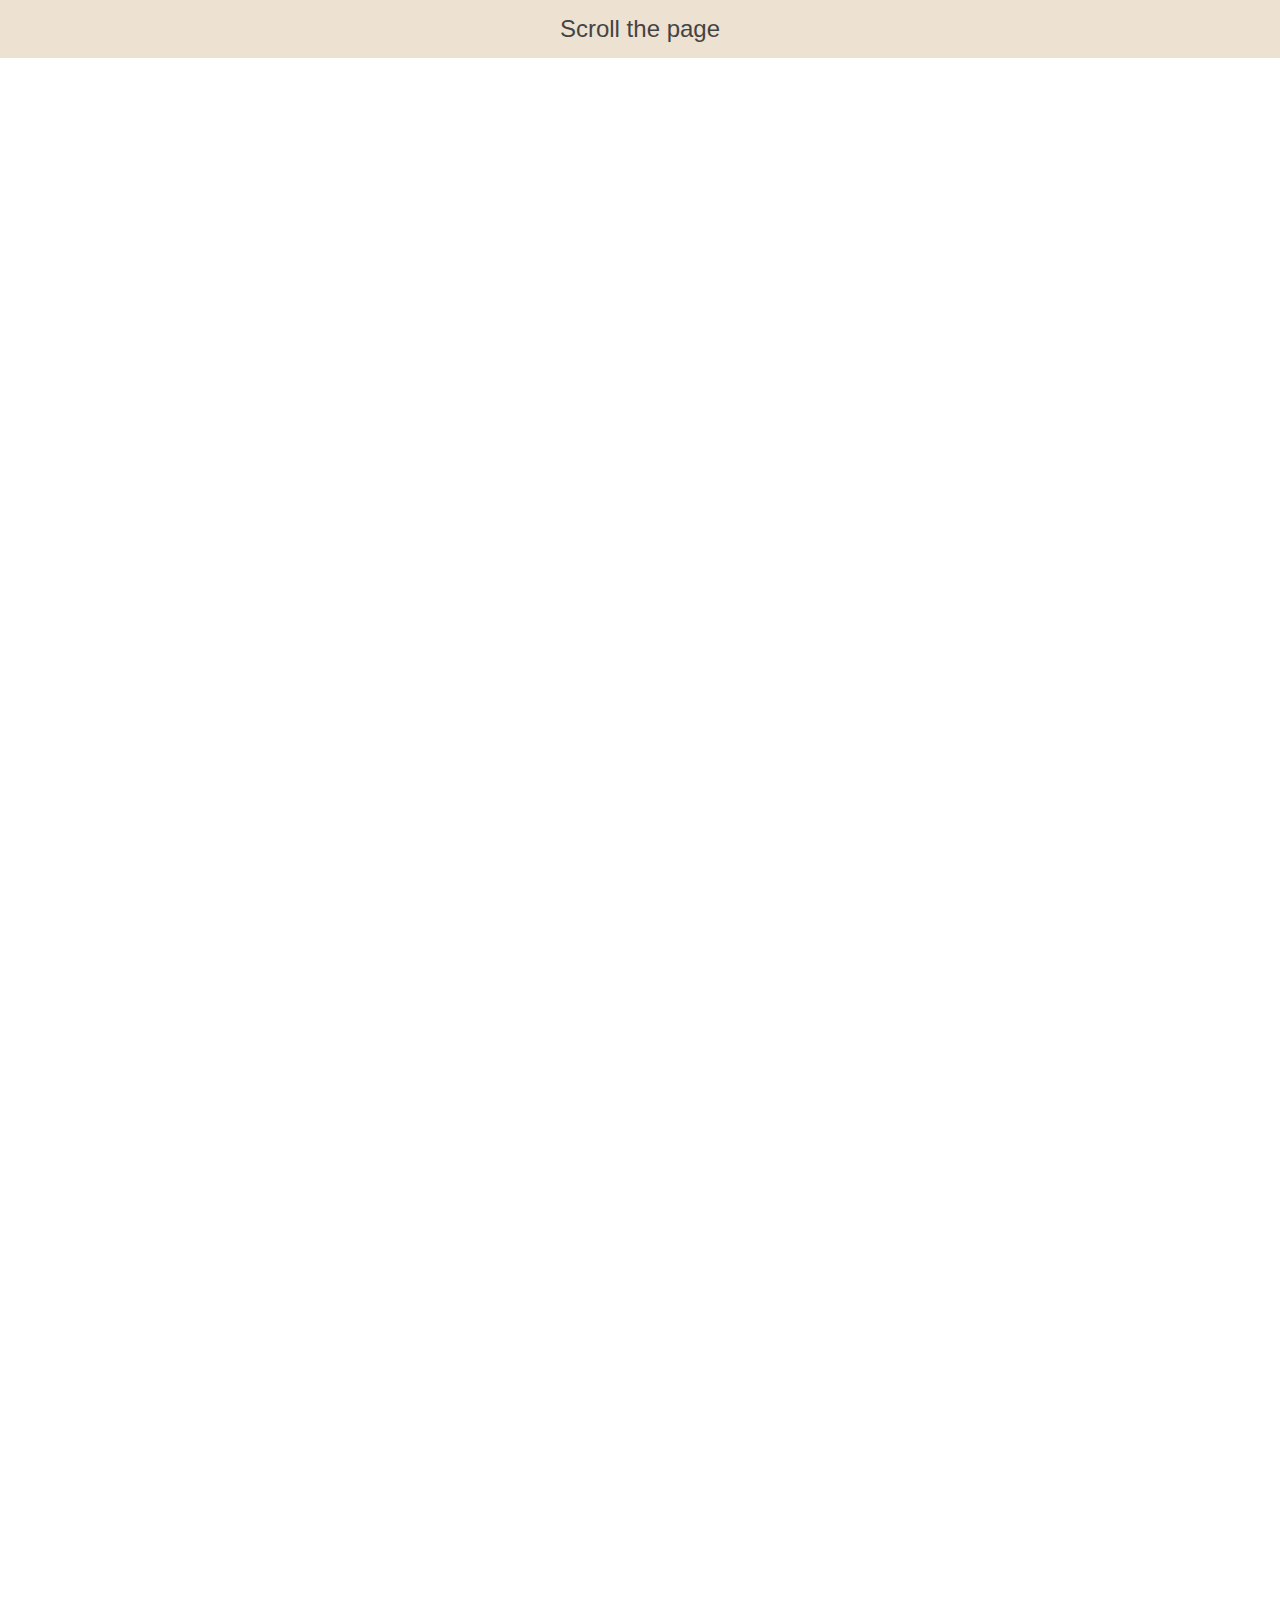
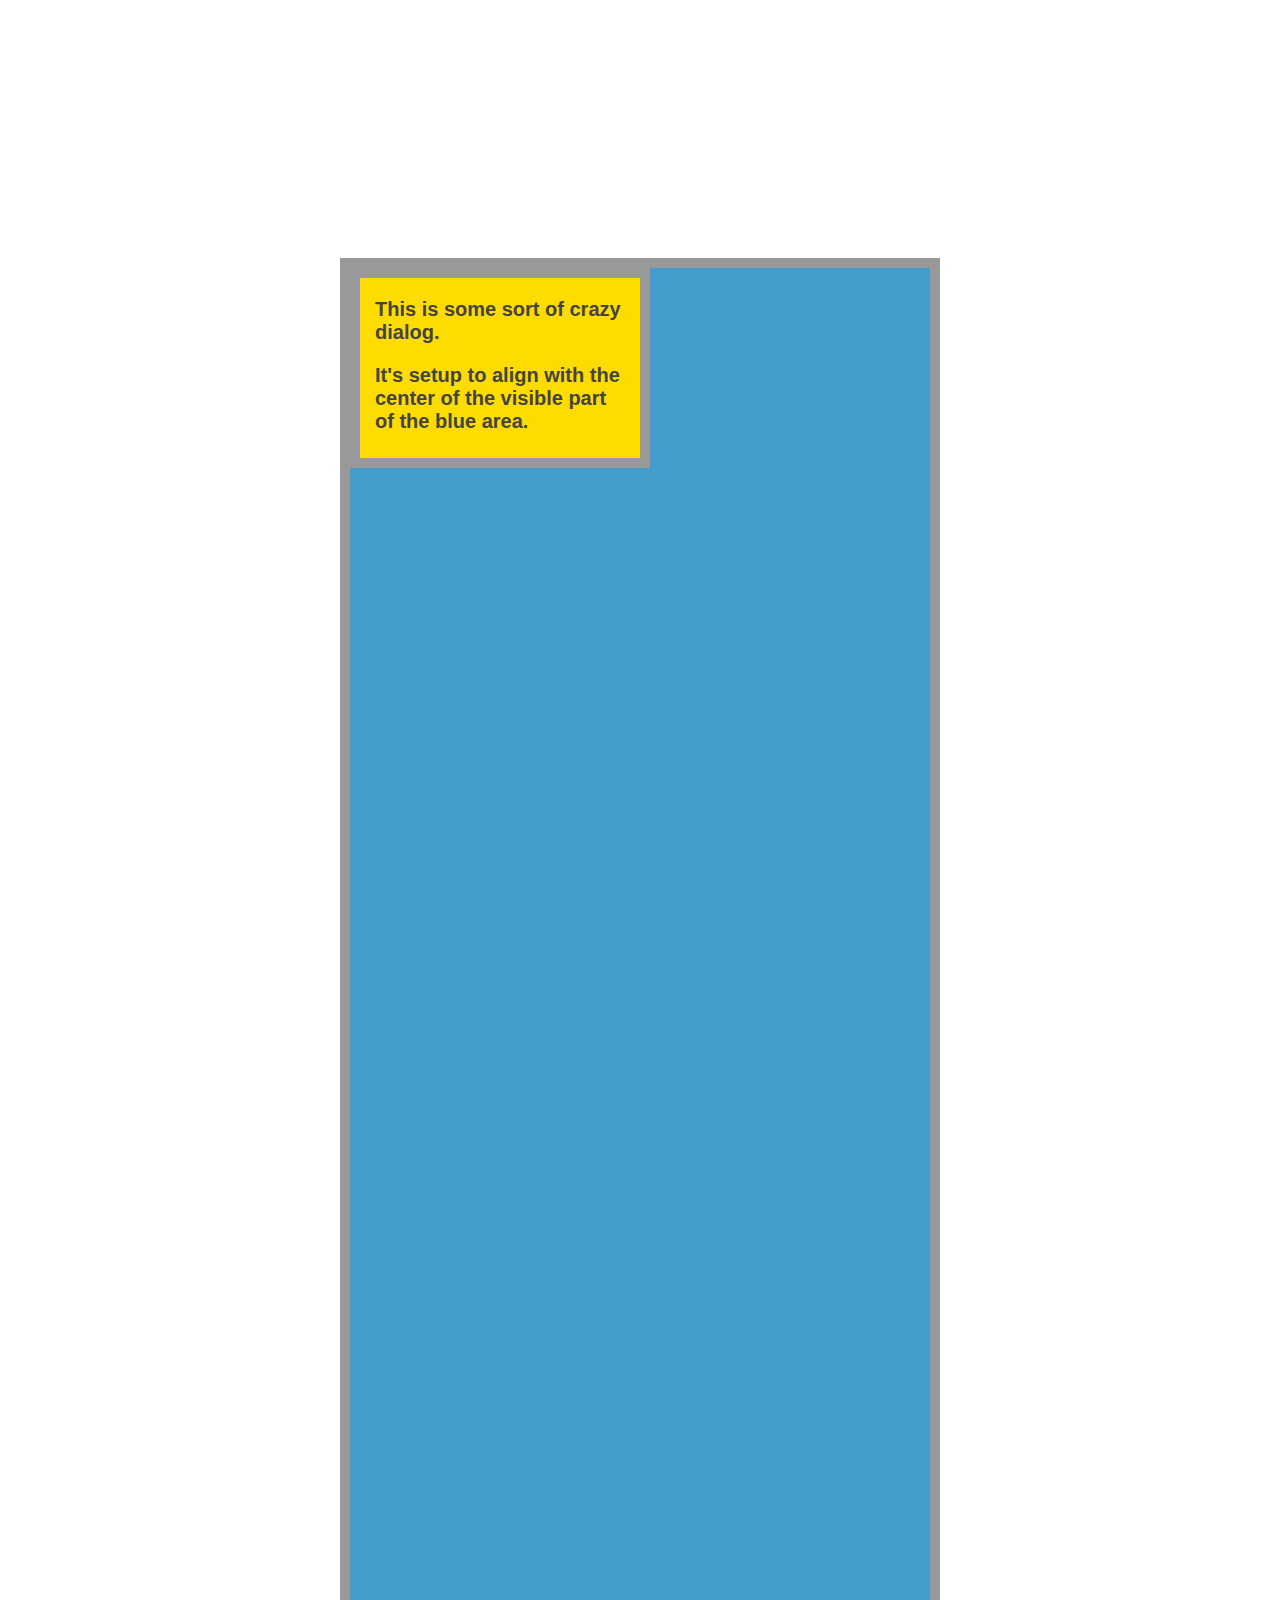
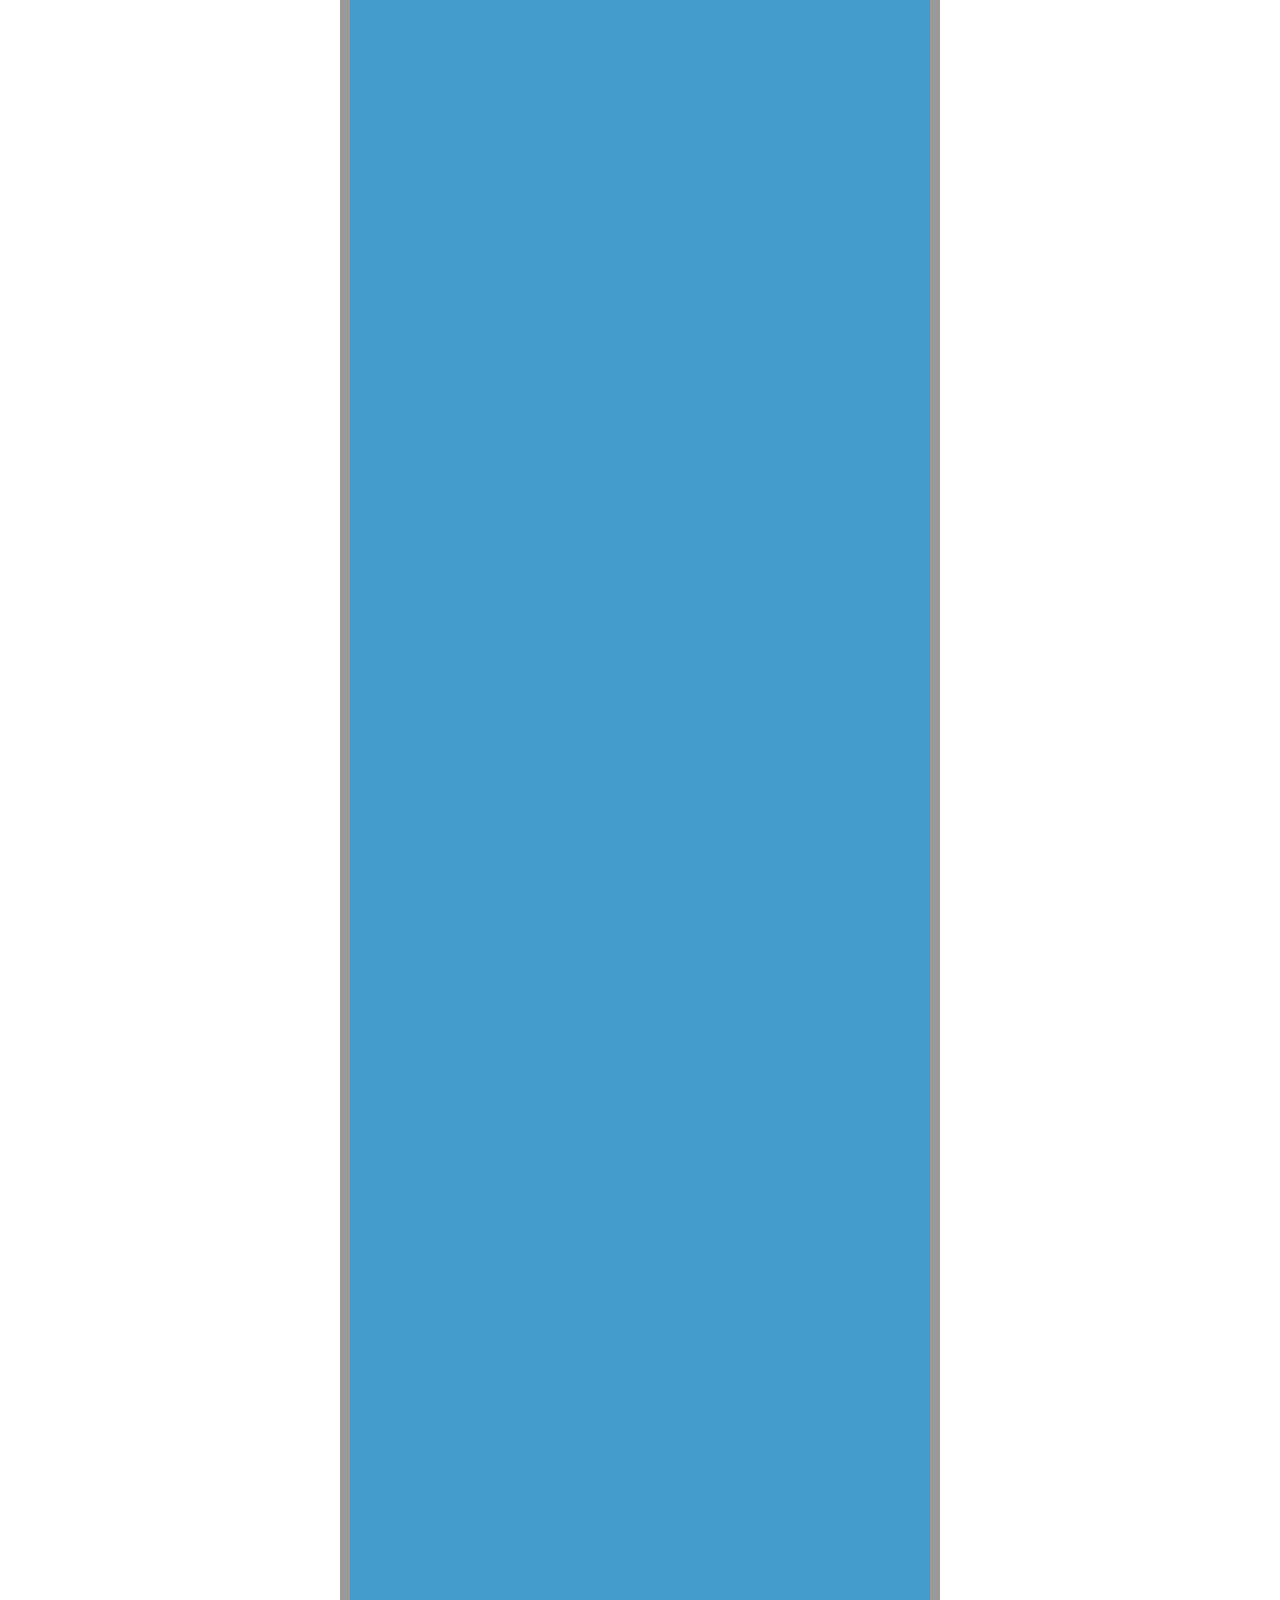
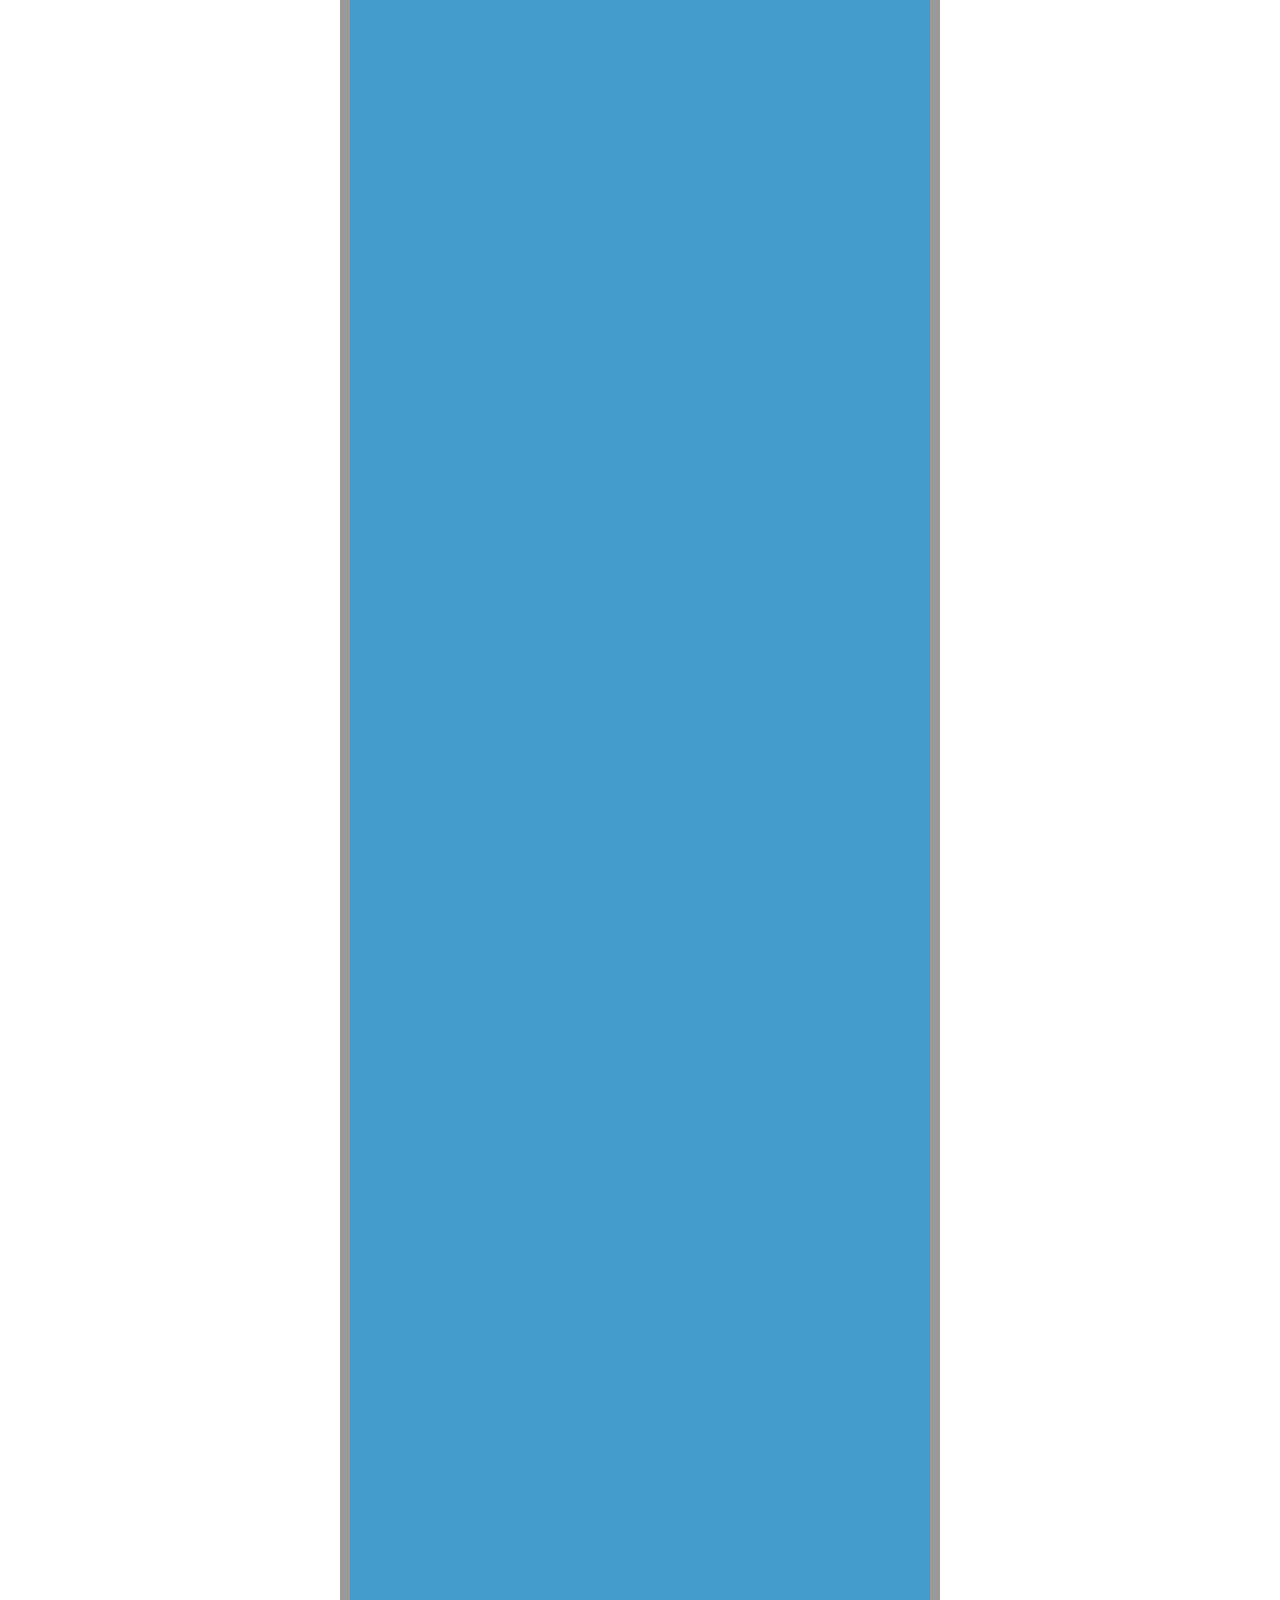
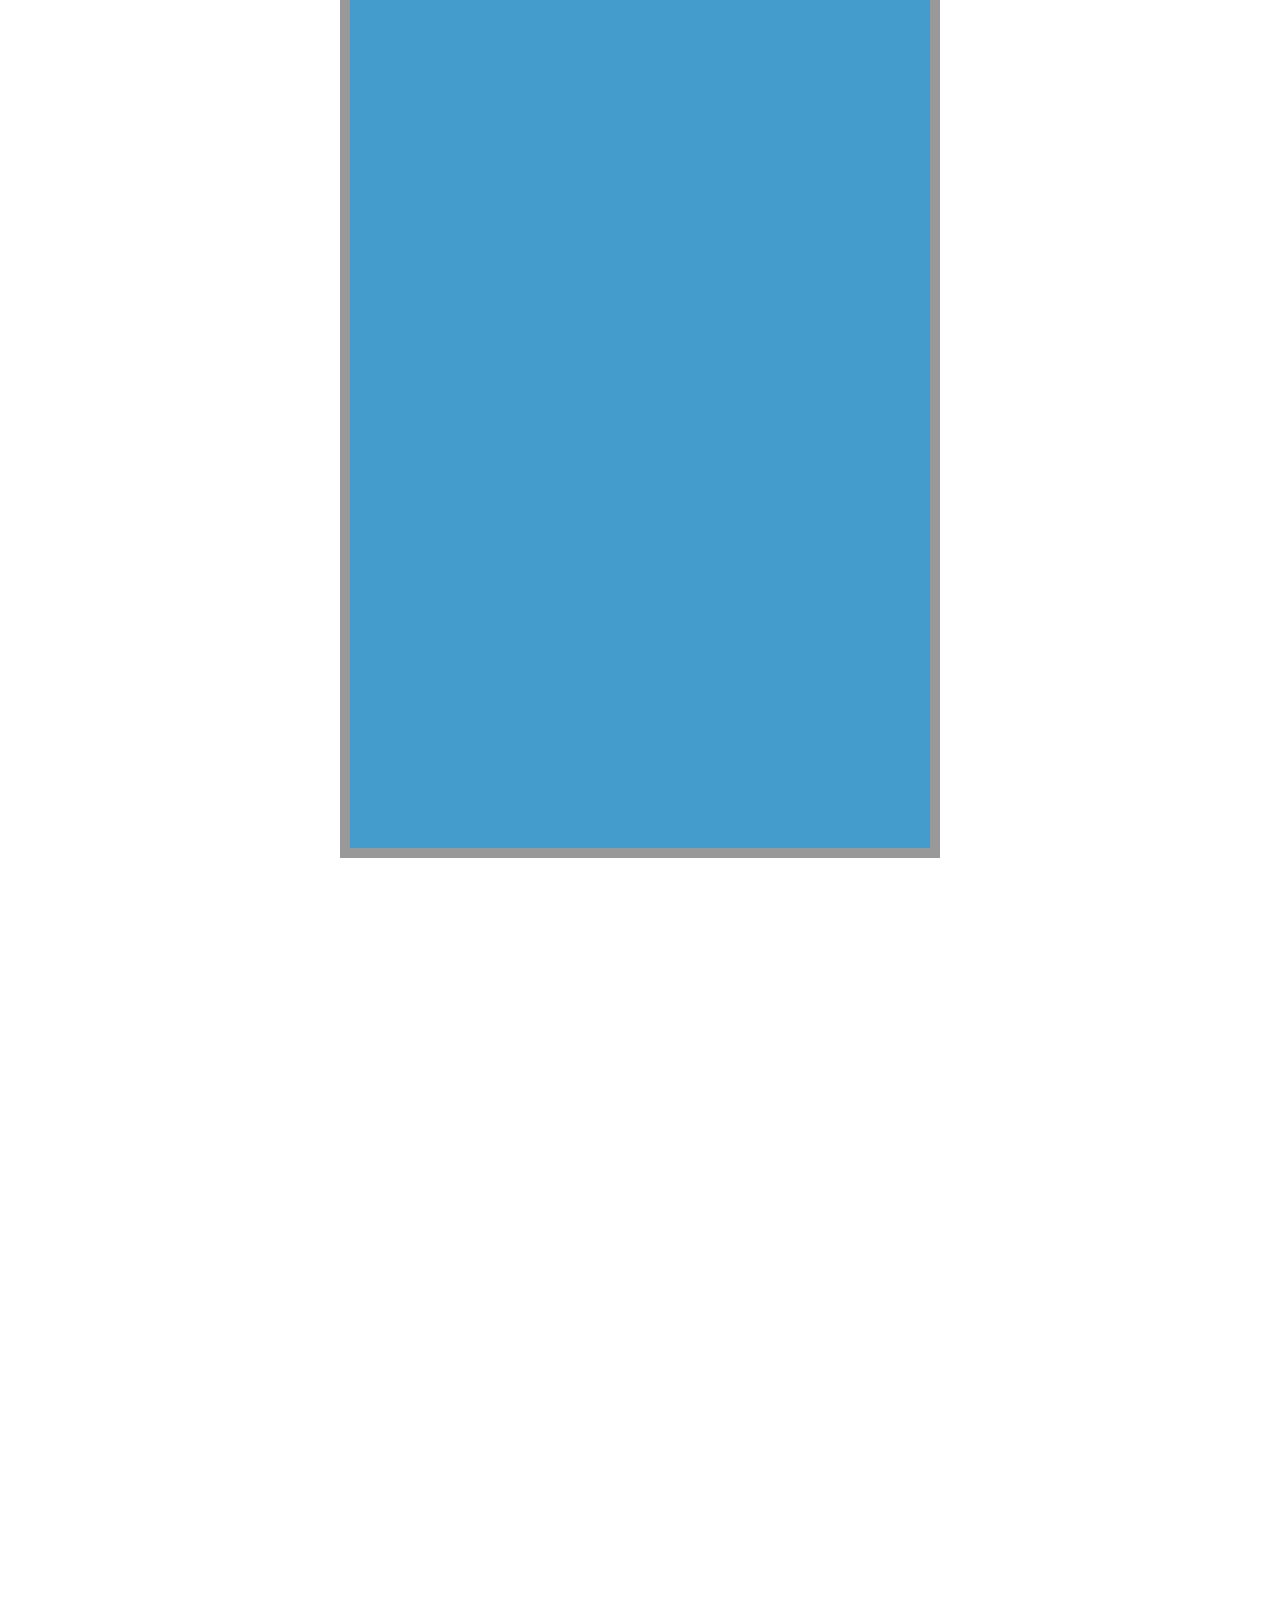
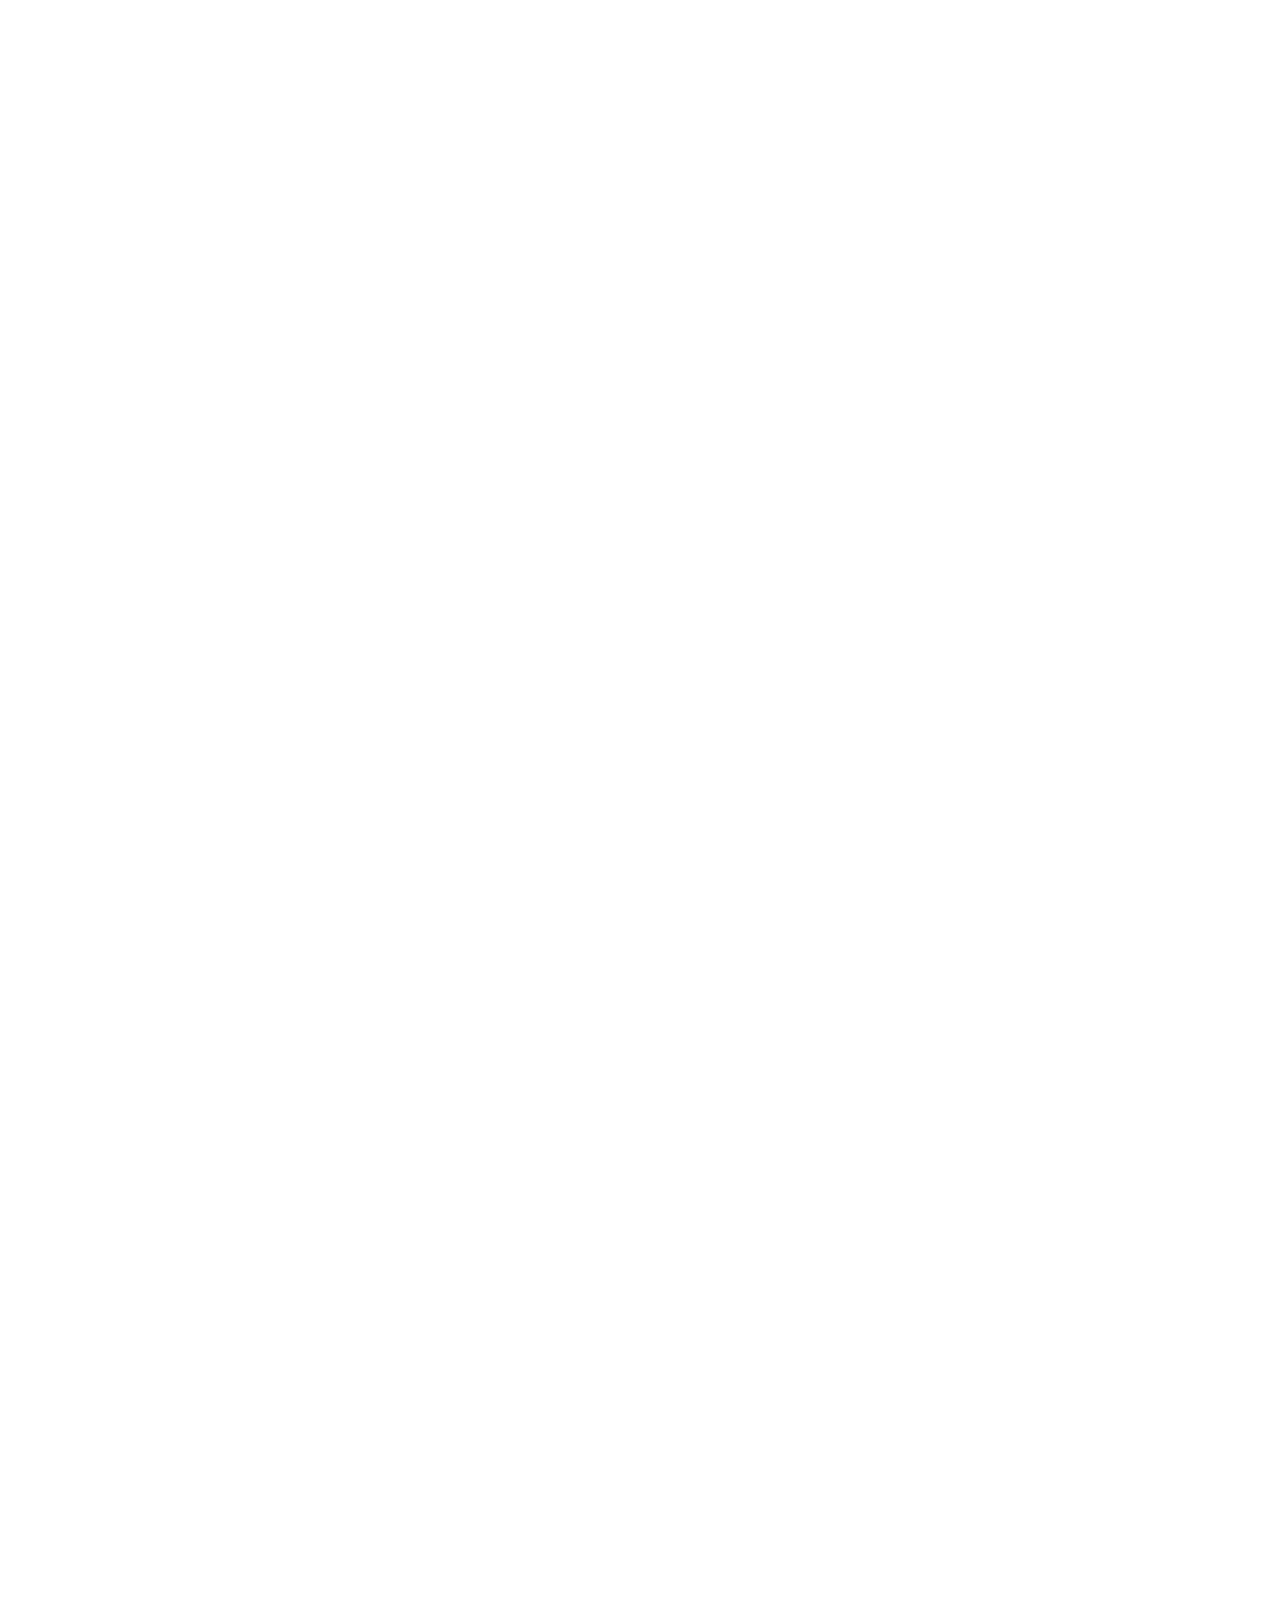
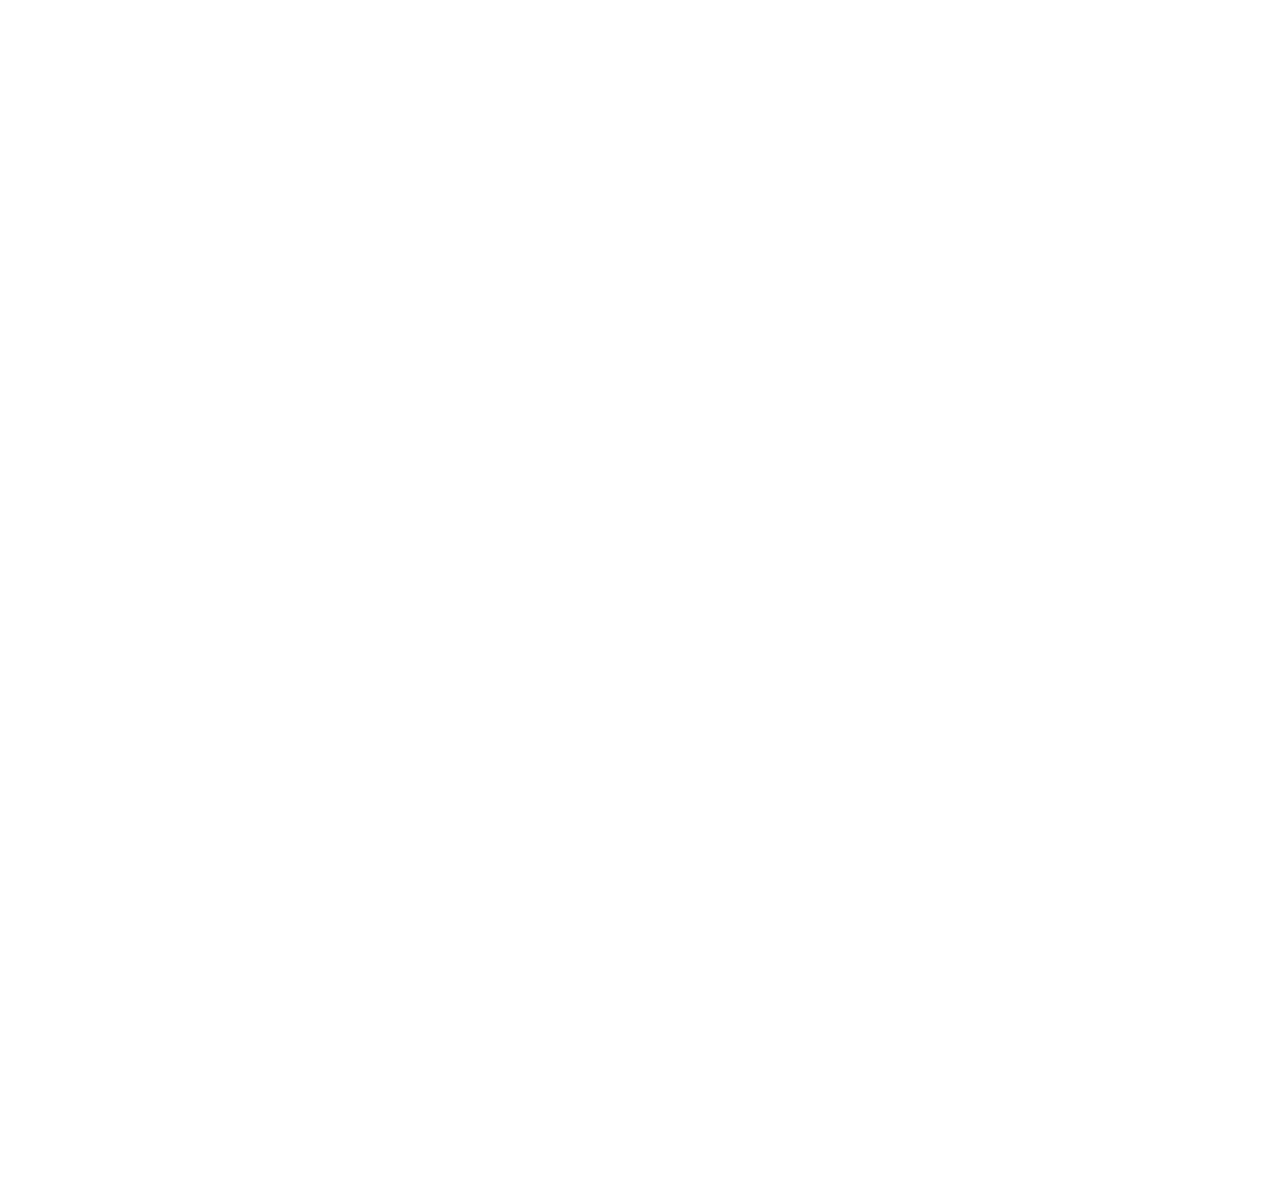
<file: libs/tether/examples/content-visible/index.html>
<!DOCTYPE html>
<html>
    <head>
        <link rel="stylesheet" href="../resources/css/base.css" />
    </head>
    <body>

    <div class="instructions">Scroll the page</div>

    <style>
      .instructions {
        width: 100%;
        text-align: center;
        font-size: 24px;
        padding: 15px;
        background-color: rgba(210, 180, 140, 0.4);
      }

      * {
        box-sizing: border-box;
      }
      body {
        min-height: 1200vh;
        height: 100%;
      }

      .content-box {
        width: 600px;
        border: 10px solid #999;
        height: 600vh;
        background-color: #439CCC;
        margin: 200vh auto;
      }
      .element {
        border: 10px solid #999;
        background-color: #FFDC00;
        width: 300px;
        height: 200px;
        padding: 0 15px;
        font-size: 20px;
        font-weight: bold;
      }
    </style>

    <div class="content-box">
      <div class="element">
        <p>This is some sort of crazy dialog.</p>

        <p>It's setup to align with the center of the visible part of the blue area.</p>
      </div>
    </div>

    <script src="//github.hubspot.com/tether/dist/js/tether.js"></script>
    <script>
      new Tether({
        element: '.element',
        target: '.content-box',
        attachment: 'middle center',
        targetAttachment: 'middle center',
        targetModifier: 'visible'
      });
    </script>
  </body>
</html>
</file>
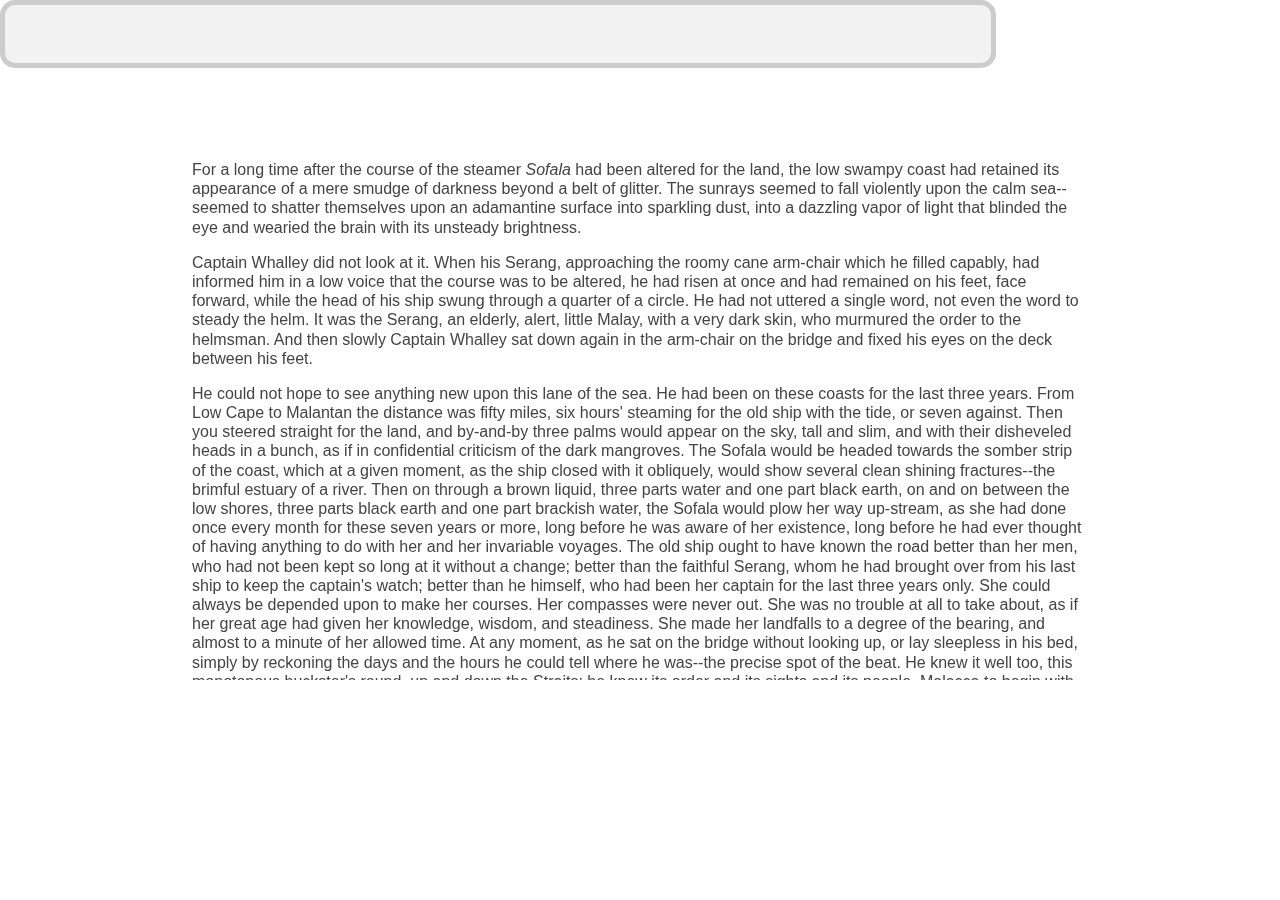
<file: libs/tether/examples/element-scroll/index.html>
<!DOCTYPE html>
<html>
    <head>
      <link rel="stylesheet" href="../resources/css/base.css" />
    </head>
    <body>

    <div class="scroll">
      <p>For a long time after the course of the steamer <em>Sofala</em> had been
      altered for the land, the low swampy coast had retained its appearance
      of a mere smudge of darkness beyond a belt of glitter. The sunrays
      seemed to fall violently upon the calm sea--seemed to shatter themselves
      upon an adamantine surface into sparkling dust, into a dazzling vapor
      of light that blinded the eye and wearied the brain with its unsteady
      brightness.</p>

      <p>Captain Whalley did not look at it. When his Serang, approaching the
      roomy cane arm-chair which he filled capably, had informed him in a low
      voice that the course was to be altered, he had risen at once and had
      remained on his feet, face forward, while the head of his ship swung
      through a quarter of a circle. He had not uttered a single word, not
      even the word to steady the helm. It was the Serang, an elderly, alert,
      little Malay, with a very dark skin, who murmured the order to the
      helmsman. And then slowly Captain Whalley sat down again in the
      arm-chair on the bridge and fixed his eyes on the deck between his feet.</p>

      <p>He could not hope to see anything new upon this lane of the sea. He had
      been on these coasts for the last three years. From Low Cape to Malantan
      the distance was fifty miles, six hours' steaming for the old ship with
      the tide, or seven against. Then you steered straight for the land, and
      by-and-by three palms would appear on the sky, tall and slim, and with
      their disheveled heads in a bunch, as if in confidential criticism of
      the dark mangroves. The Sofala would be headed towards the somber
      strip of the coast, which at a given moment, as the ship closed with
      it obliquely, would show several clean shining fractures--the brimful
      estuary of a river. Then on through a brown liquid, three parts water
      and one part black earth, on and on between the low shores, three parts
      black earth and one part brackish water, the Sofala would plow her way
      up-stream, as she had done once every month for these seven years or
      more, long before he was aware of her existence, long before he had ever
      thought of having anything to do with her and her invariable voyages.
      The old ship ought to have known the road better than her men, who had
      not been kept so long at it without a change; better than the faithful
      Serang, whom he had brought over from his last ship to keep the
      captain's watch; better than he himself, who had been her captain for
      the last three years only. She could always be depended upon to make her
      courses. Her compasses were never out. She was no trouble at all to
      take about, as if her great age had given her knowledge, wisdom, and
      steadiness. She made her landfalls to a degree of the bearing, and
      almost to a minute of her allowed time. At any moment, as he sat on
      the bridge without looking up, or lay sleepless in his bed, simply by
      reckoning the days and the hours he could tell where he was--the precise
      spot of the beat. He knew it well too, this monotonous huckster's
      round, up and down the Straits; he knew its order and its sights and its
      people. Malacca to begin with, in at daylight and out at dusk, to cross
      over with a rigid phosphorescent wake this highway of the Far East.
      Darkness and gleams on the water, clear stars on a black sky, perhaps
      the lights of a home steamer keeping her unswerving course in the
      middle, or maybe the elusive shadow of a native craft with her mat sails
      flitting by silently--and the low land on the other side in sight
      at daylight. At noon the three palms of the next place of call, up a
      sluggish river. The only white man residing there was a retired young
      sailor, with whom he had become friendly in the course of many voyages.
      Sixty miles farther on there was another place of call, a deep bay with
      only a couple of houses on the beach. And so on, in and out, picking
      up coastwise cargo here and there, and finishing with a hundred miles'
      steady steaming through the maze of an archipelago of small islands up
      to a large native town at the end of the beat. There was a three days'
      rest for the old ship before he started her again in inverse order,
      seeing the same shores from another bearing, hearing the same voices
      in the same places, back again to the Sofala's port of registry on
      the great highway to the East, where he would take up a berth nearly
      opposite the big stone pile of the harbor office till it was time to
      start again on the old round of 1600 miles and thirty days. Not a very
      enterprising life, this, for Captain Whalley, Henry Whalley, otherwise
      Dare-devil Harry--Whalley of the Condor, a famous clipper in her day.
      No. Not a very enterprising life for a man who had served famous firms,
      who had sailed famous ships (more than one or two of them his own); who
      had made famous passages, had been the pioneer of new routes and new
      trades; who had steered across the unsurveyed tracts of the South Seas,
      and had seen the sun rise on uncharted islands. Fifty years at sea, and
      forty out in the East ("a pretty thorough apprenticeship," he used
      to remark smilingly), had made him honorably known to a generation of
      shipowners and merchants in all the ports from Bombay clear over to
      where the East merges into the West upon the coast of the two Americas.
      His fame remained writ, not very large but plain enough, on the
      Admiralty charts. Was there not somewhere between Australia and China a
      Whalley Island and a Condor Reef? On that dangerous coral formation the
      celebrated clipper had hung stranded for three days, her captain and
      crew throwing her cargo overboard with one hand and with the other, as
      it were, keeping off her a flotilla of savage war-canoes. At that time
      neither the island nor the reef had any official existence. Later the
      officers of her Majesty's steam vessel Fusilier, dispatched to make a
      survey of the route, recognized in the adoption of these two names the
      enterprise of the man and the solidity of the ship. Besides, as anyone
      who cares may see, the "General Directory," vol. ii. p. 410, begins the
      description of the "Malotu or Whalley Passage" with the words: "This
      advantageous route, first discovered in 1850 by Captain Whalley in the
      ship Condor," &amp;c., and ends by recommending it warmly to sailing vessels
      leaving the China ports for the south in the months from December to
      April inclusive.</p>

      <p>This was the clearest gain he had out of life. Nothing could rob him
      of this kind of fame. The piercing of the Isthmus of Suez, like the
      breaking of a dam, had let in upon the East a flood of new ships, new
      men, new methods of trade. It had changed the face of the Eastern seas
      and the very spirit of their life; so that his early experiences meant
      nothing whatever to the new generation of seamen.</p>

      <p>In those bygone days he had handled many thousands of pounds of his
      employers' money and of his own; he had attended faithfully, as by law
      a shipmaster is expected to do, to the conflicting interests of owners,
      charterers, and underwriters. He had never lost a ship or consented to
      a shady transaction; and he had lasted well, outlasting in the end the
      conditions that had gone to the making of his name. He had buried his
      wife (in the Gulf of Petchili), had married off his daughter to the man
      of her unlucky choice, and had lost more than an ample competence in the
      crash of the notorious Travancore and Deccan Banking Corporation, whose
      downfall had shaken the East like an earthquake. And he was sixty-five
      years old.</p>

      <p>His age sat lightly enough on him; and of his ruin he was not ashamed.
      He had not been alone to believe in the stability of the Banking
      Corporation. Men whose judgment in matters of finance was as expert as
      his seamanship had commended the prudence of his investments, and had
      themselves lost much money in the great failure. The only difference
      between him and them was that he had lost his all. And yet not his all.
      There had remained to him from his lost fortune a very pretty little
      bark, Fair Maid, which he had bought to occupy his leisure of a retired
      sailor--"to play with," as he expressed it himself.</p>

      <p>He had formally declared himself tired of the sea the year preceding his
      daughter's marriage. But after the young couple had gone to settle in
      Melbourne he found out that he could not make himself happy on shore. He
      was too much of a merchant sea-captain for mere yachting to satisfy him.
      He wanted the illusion of affairs; and his acquisition of the Fair
      Maid preserved the continuity of his life. He introduced her to his
      acquaintances in various ports as "my last command." When he grew too
      old to be trusted with a ship, he would lay her up and go ashore to be
      buried, leaving directions in his will to have the bark towed out and
      scuttled decently in deep water on the day of the funeral. His daughter
      would not grudge him the satisfaction of knowing that no stranger would
      handle his last command after him. With the fortune he was able to leave
      her, the value of a 500-ton bark was neither here nor there. All this
      would be said with a jocular twinkle in his eye: the vigorous old man
      had too much vitality for the sentimentalism of regret; and a little
      wistfully withal, because he was at home in life, taking a genuine
      pleasure in its feelings and its possessions; in the dignity of his
      reputation and his wealth, in his love for his daughter, and in his
      satisfaction with the ship--the plaything of his lonely leisure.</p>

      <p>He had the cabin arranged in accordance with his simple ideal of comfort
      at sea. A big bookcase (he was a great reader) occupied one side of his
      stateroom; the portrait of his late wife, a flat bituminous oil-painting
      representing the profile and one long black ringlet of a young woman,
      faced his bed-place. Three chronometers ticked him to sleep and greeted
      him on waking with the tiny competition of their beats. He rose at five
      every day. The officer of the morning watch, drinking his early cup
      of coffee aft by the wheel, would hear through the wide orifice of the
      copper ventilators all the splashings, blowings, and splutterings of
      his captain's toilet. These noises would be followed by a sustained
      deep murmur of the Lord's Prayer recited in a loud earnest voice. Five
      minutes afterwards the head and shoulders of Captain Whalley emerged
      out of the companion-hatchway. Invariably he paused for a while on the
      stairs, looking all round at the horizon; upwards at the trim of the
      sails; inhaling deep draughts of the fresh air. Only then he would step
      out on the poop, acknowledging the hand raised to the peak of the cap
      with a majestic and benign "Good morning to you." He walked the deck
      till eight scrupulously. Sometimes, not above twice a year, he had to
      use a thick cudgel-like stick on account of a stiffness in the hip--a
      slight touch of rheumatism, he supposed. Otherwise he knew nothing of
      the ills of the flesh. At the ringing of the breakfast bell he went
      below to feed his canaries, wind up the chronometers, and take the
      head of the table. From there he had before his eyes the big carbon
      photographs of his daughter, her husband, and two fat-legged babies
      --his grandchildren--set in black frames into the maplewood bulkheads
      of the cuddy. After breakfast he dusted the glass over these portraits
      himself with a cloth, and brushed the oil painting of his wife with a
      plumate kept suspended from a small brass hook by the side of the heavy
      gold frame. Then with the door of his stateroom shut, he would sit down
      on the couch under the portrait to read a chapter out of a thick pocket
      Bible--her Bible. But on some days he only sat there for half an hour
      with his finger between the leaves and the closed book resting on his
      knees. Perhaps he had remembered suddenly how fond of boat-sailing she
      used to be.</p>

      <p>She had been a real shipmate and a true woman too. It was like an
      article of faith with him that there never had been, and never could be,
      a brighter, cheerier home anywhere afloat or ashore than his home under
      the poop-deck of the Condor, with the big main cabin all white and gold,
      garlanded as if for a perpetual festival with an unfading wreath. She
      had decorated the center of every panel with a cluster of home flowers.
      It took her a twelvemonth to go round the cuddy with this labor of love.
      To him it had remained a marvel of painting, the highest achievement of
      taste and skill; and as to old Swinburne, his mate, every time he
      came down to his meals he stood transfixed with admiration before the
      progress of the work. You could almost smell these roses, he declared,
      sniffing the faint flavor of turpentine which at that time pervaded the
      saloon, and (as he confessed afterwards) made him somewhat less hearty
      than usual in tackling his food. But there was nothing of the sort to
      interfere with his enjoyment of her singing. "Mrs. Whalley is a regular
      out-and-out nightingale, sir," he would pronounce with a judicial air
      after listening profoundly over the skylight to the very end of the
      piece. In fine weather, in the second dog-watch, the two men could hear
      her trills and roulades going on to the accompaniment of the piano in
      the cabin. On the very day they got engaged he had written to London
      for the instrument; but they had been married for over a year before it
      reached them, coming out round the Cape. The big case made part of the
      first direct general cargo landed in Hong-kong harbor--an event that to
      the men who walked the busy quays of to-day seemed as hazily remote as
      the dark ages of history. But Captain Whalley could in a half hour of
      solitude live again all his life, with its romance, its idyl, and its
      sorrow. He had to close her eyes himself. She went away from under the
      ensign like a sailor's wife, a sailor herself at heart. He had read
      the service over her, out of her own prayer-book, without a break in his
      voice. When he raised his eyes he could see old Swinburne facing him
      with his cap pressed to his breast, and his rugged, weather-beaten,
      impassive face streaming with drops of water like a lump of chipped red
      granite in a shower. It was all very well for that old sea-dog to cry.
      He had to read on to the end; but after the splash he did not remember
      much of what happened for the next few days. An elderly sailor of the
      crew, deft at needlework, put together a mourning frock for the child
      out of one of her black skirts.</p>

      <p>He was not likely to forget; but you cannot dam up life like a sluggish
      stream. It will break out and flow over a man's troubles, it will close
      upon a sorrow like the sea upon a dead body, no matter how much love has
      gone to the bottom. And the world is not bad. People had been very
      kind to him; especially Mrs. Gardner, the wife of the senior partner
      in Gardner, Patteson, &amp; Co., the owners of the Condor. It was she who
      volunteered to look after the little one, and in due course took her to
      England (something of a journey in those days, even by the overland
      mail route) with her own girls to finish her education. It was ten years
      before he saw her again.</p>

      <p>As a little child she had never been frightened of bad weather; she
      would beg to be taken up on deck in the bosom of his oilskin coat to
      watch the big seas hurling themselves upon the Condor. The swirl and
      crash of the waves seemed to fill her small soul with a breathless
      delight. "A good boy spoiled," he used to say of her in joke. He had
      named her Ivy because of the sound of the word, and obscurely fascinated
      by a vague association of ideas. She had twined herself tightly round
      his heart, and he intended her to cling close to her father as to a
      tower of strength; forgetting, while she was little, that in the nature
      of things she would probably elect to cling to someone else. But
      he loved life well enough for even that event to give him a certain
      satisfaction, apart from his more intimate feeling of loss.</p>

      <p>After he had purchased the Fair Maid to occupy his loneliness, he
      hastened to accept a rather unprofitable freight to Australia simply for
      the opportunity of seeing his daughter in her own home. What made him
      dissatisfied there was not to see that she clung now to somebody else,
      but that the prop she had selected seemed on closer examination "a
      rather poor stick"--even in the matter of health. He disliked his
      son-in-law's studied civility perhaps more than his method of
      handling the sum of money he had given Ivy at her marriage. But of his
      apprehensions he said nothing. Only on the day of his departure, with
      the hall-door open already, holding her hands and looking steadily into
      her eyes, he had said, "You know, my dear, all I have is for you and the
      chicks. Mind you write to me openly." She had answered him by an almost
      imperceptible movement of her head. She resembled her mother in
      the color of her eyes, and in character--and also in this, that she
      understood him without many words.</p>

      <p>Sure enough she had to write; and some of these letters made Captain
      Whalley lift his white eye-brows. For the rest he considered he was
      reaping the true reward of his life by being thus able to produce on
      demand whatever was needed. He had not enjoyed himself so much in a
      way since his wife had died. Characteristically enough his son-in-law's
      punctuality in failure caused him at a distance to feel a sort of
      kindness towards the man. The fellow was so perpetually being jammed on
      a lee shore that to charge it all to his reckless navigation would be
      manifestly unfair. No, no! He knew well what that meant. It was bad
      luck. His own had been simply marvelous, but he had seen in his life too
      many good men--seamen and others--go under with the sheer weight of bad
      luck not to recognize the fatal signs. For all that, he was cogitating
      on the best way of tying up very strictly every penny he had to leave,
      when, with a preliminary rumble of rumors (whose first sound reached
      him in Shanghai as it happened), the shock of the big failure came;
      and, after passing through the phases of stupor, of incredulity, of
      indignation, he had to accept the fact that he had nothing to speak of
      to leave.</p>

      <p>Upon that, as if he had only waited for this catastrophe, the unlucky
      man, away there in Melbourne, gave up his unprofitable game, and sat
      down--in an invalid's bath-chair at that too. "He will never walk
      again," wrote the wife. For the first time in his life Captain Whalley
      was a bit staggered.</p>

      <p>The Fair Maid had to go to work in bitter earnest now. It was no longer
      a matter of preserving alive the memory of Dare-devil Harry Whalley in
      the Eastern Seas, or of keeping an old man in pocket-money and clothes,
      with, perhaps, a bill for a few hundred first-class cigars thrown in at
      the end of the year. He would have to buckle-to, and keep her going hard
      on a scant allowance of gilt for the ginger-bread scrolls at her stem
      and stern.</p>

      <p>This necessity opened his eyes to the fundamental changes of the world.
      Of his past only the familiar names remained, here and there, but
      the things and the men, as he had known them, were gone. The name of
      Gardner, Patteson, &amp; Co. was still displayed on the walls of warehouses
      by the waterside, on the brass plates and window-panes in the business
      quarters of more than one Eastern port, but there was no longer a
      Gardner or a Patteson in the firm. There was no longer for Captain
      Whalley an arm-chair and a welcome in the private office, with a bit of
      business ready to be put in the way of an old friend, for the sake of
      bygone services. The husbands of the Gardner girls sat behind the desks
      in that room where, long after he had left the employ, he had kept his
      right of entrance in the old man's time. Their ships now had yellow
      funnels with black tops, and a time-table of appointed routes like a
      confounded service of tramways. The winds of December and June were all
      one to them; their captains (excellent young men he doubted not) were,
      to be sure, familiar with Whalley Island, because of late years the
      Government had established a white fixed light on the north end (with
      a red danger sector over the Condor Reef), but most of them would have
      been extremely surprised to hear that a flesh-and-blood Whalley still
      existed--an old man going about the world trying to pick up a cargo here
      and there for his little bark.</p>

      <p>And everywhere it was the same. Departed the men who would have nodded
      appreciatively at the mention of his name, and would have thought
      themselves bound in honor to do something for Dare-devil Harry Whalley.
      Departed the opportunities which he would have known how to seize; and
      gone with them the white-winged flock of clippers that lived in the
      boisterous uncertain life of the winds, skimming big fortunes out of
      the foam of the sea. In a world that pared down the profits to an
      irreducible minimum, in a world that was able to count its disengaged
      tonnage twice over every day, and in which lean charters were snapped up
      by cable three months in advance, there were no chances of fortune for
      an individual wandering haphazard with a little bark--hardly indeed any
      room to exist.</p>

      <p>He found it more difficult from year to year. He suffered greatly from
      the smallness of remittances he was able to send his daughter. Meantime
      he had given up good cigars, and even in the matter of inferior cheroots
      limited himself to six a day. He never told her of his difficulties, and
      she never enlarged upon her struggle to live. Their confidence in each
      other needed no explanations, and their perfect understanding endured
      without protestations of gratitude or regret. He would have been shocked
      if she had taken it into her head to thank him in so many words, but
      he found it perfectly natural that she should tell him she needed two
      hundred pounds.</p>

      <p>He had come in with the Fair Maid in ballast to look for a freight in
      the Sofala's port of registry, and her letter met him there. Its tenor
      was that it was no use mincing matters. Her only resource was in opening
      a boarding-house, for which the prospects, she judged, were good. Good
      enough, at any rate, to make her tell him frankly that with two hundred
      pounds she could make a start. He had torn the envelope open, hastily,
      on deck, where it was handed to him by the ship-chandler's runner, who
      had brought his mail at the moment of anchoring. For the second time
      in his life he was appalled, and remained stock-still at the cabin door
      with the paper trembling between his fingers. Open a boarding-house! Two
      hundred pounds for a start! The only resource! And he did not know where
      to lay his hands on two hundred pence.</p>

      <p>All that night Captain Whalley walked the poop of his anchored ship, as
      though he had been about to close with the land in thick weather, and
      uncertain of his position after a run of many gray days without a sight
      of sun, moon, or stars. The black night twinkled with the guiding lights
      of seamen and the steady straight lines of lights on shore; and all
      around the Fair Maid the riding lights of ships cast trembling trails
      upon the water of the roadstead. Captain Whalley saw not a gleam
      anywhere till the dawn broke and he found out that his clothing was
      soaked through with the heavy dew.</p>

      <p>His ship was awake. He stopped short, stroked his wet beard, and
      descended the poop ladder backwards, with tired feet. At the sight
      of him the chief officer, lounging about sleepily on the quarterdeck,
      remained open-mouthed in the middle of a great early-morning yawn.</p>

      <p>"Good morning to you," pronounced Captain Whalley solemnly, passing into
      the cabin. But he checked himself in the doorway, and without looking
      back, "By the bye," he said, "there should be an empty wooden case put
      away in the lazarette. It has not been broken up--has it?"</p>

      <p>The mate shut his mouth, and then asked as if dazed, "What empty case,
      sir?"</p>

      <p>"A big flat packing-case belonging to that painting in my room. Let it
      be taken up on deck and tell the carpenter to look it over. I may want
      to use it before long."</p>

      <p>The chief officer did not stir a limb till he had heard the door of the
      captain's state-room slam within the cuddy. Then he beckoned aft the
      second mate with his forefinger to tell him that there was something "in
      the wind."</p>

      <p>When the bell rang Captain Whalley's authoritative voice boomed out
      through a closed door, "Sit down and don't wait for me." And his
      impressed officers took their places, exchanging looks and whispers
      across the table. What! No breakfast? And after apparently knocking
      about all night on deck, too! Clearly, there was something in the wind.
      In the skylight above their heads, bowed earnestly over the plates,
      three wire cages rocked and rattled to the restless jumping of the
      hungry canaries; and they could detect the sounds of their "old
      man's" deliberate movements within his state-room. Captain Whalley was
      methodically winding up the chronometers, dusting the portrait of
      his late wife, getting a clean white shirt out of the drawers, making
      himself ready in his punctilious unhurried manner to go ashore. He could
      not have swallowed a single mouthful of food that morning. He had made
      up his mind to sell the Fair Maid.</p>
    </div>

    <div class="pointer"></div>

    <style>
      body {
        cursor: pointer;
      }
      .scroll {
        height: 80vh;
        width: 80vw;
        max-height: 600px;
        position: fixed;
        top: 5em;
        left: 10vw;

        overflow-y: scroll;
        padding: 4em;
        box-sizing: border-box;
        line-height: 1.2;
      }
      .scroll::-webkit-scrollbar, .scroll::-webkit-scrollbar-track, .scroll::-webkit-scrollbar-thumb {
        display: none;
      }

      .pointer {
        height: 3.6em;
        width: 77vw;
        border: 5px solid #CCC;
        border-radius: 15px;
        background-color: rgba(0, 0, 0, 0.05);
        pointer-events: none;
      }
      .highlight {
        background-color: rgba(255, 255, 0, 0.3);
      }
      .hover {
        background-color: rgba(0, 255, 255, 0.2);
      }
    </style>

    <script src="//github.hubspot.com/tether/dist/js/tether.js"></script>
    <script>
      var pointer = document.querySelector('.pointer');
      var scroll = document.querySelector('.scroll');

      // This creates the pointer tether and links it up
      // with the scroll handle
      new Tether({
        element: pointer,
        target: scroll,
        attachment: 'middle right',
        targetAttachment: 'middle left',
        targetModifier: 'scroll-handle'
      });

      // Everything after this is for the highlighting effect
      var paras = document.querySelectorAll('p');
      for(var i=paras.length; i--;){
        var sents = paras[i].innerHTML.split('.');
        for (var j=sents.length; j--;){
          if (sents[j].trim().length)
            sents[j] = '<span>' + sents[j] + '.</span>';
        }
        paras[i].innerHTML = sents.join('');
      }

      var spans = document.querySelectorAll('p span');

      function highlight(){
        if (!spans) return;

        var bar = pointer.getBoundingClientRect();

        for (var i=spans.length; i--;){
          var coord = spans[i].getBoundingClientRect();

          if (bar.top < coord.top && bar.bottom > coord.top){
            spans[i].classList.add('hover');
          } else if (spans[i].classList.contains('hover')) {
            spans[i].classList.remove('hover');
          }
        }

        requestAnimationFrame(highlight);
      }

      highlight();

      document.body.addEventListener('click', function(){
        var els = document.querySelectorAll('.hover');
        for (var i=els.length; i--;)
          els[i].classList.toggle('highlight');
      });
    </script>
  </body>
</html>
</file>
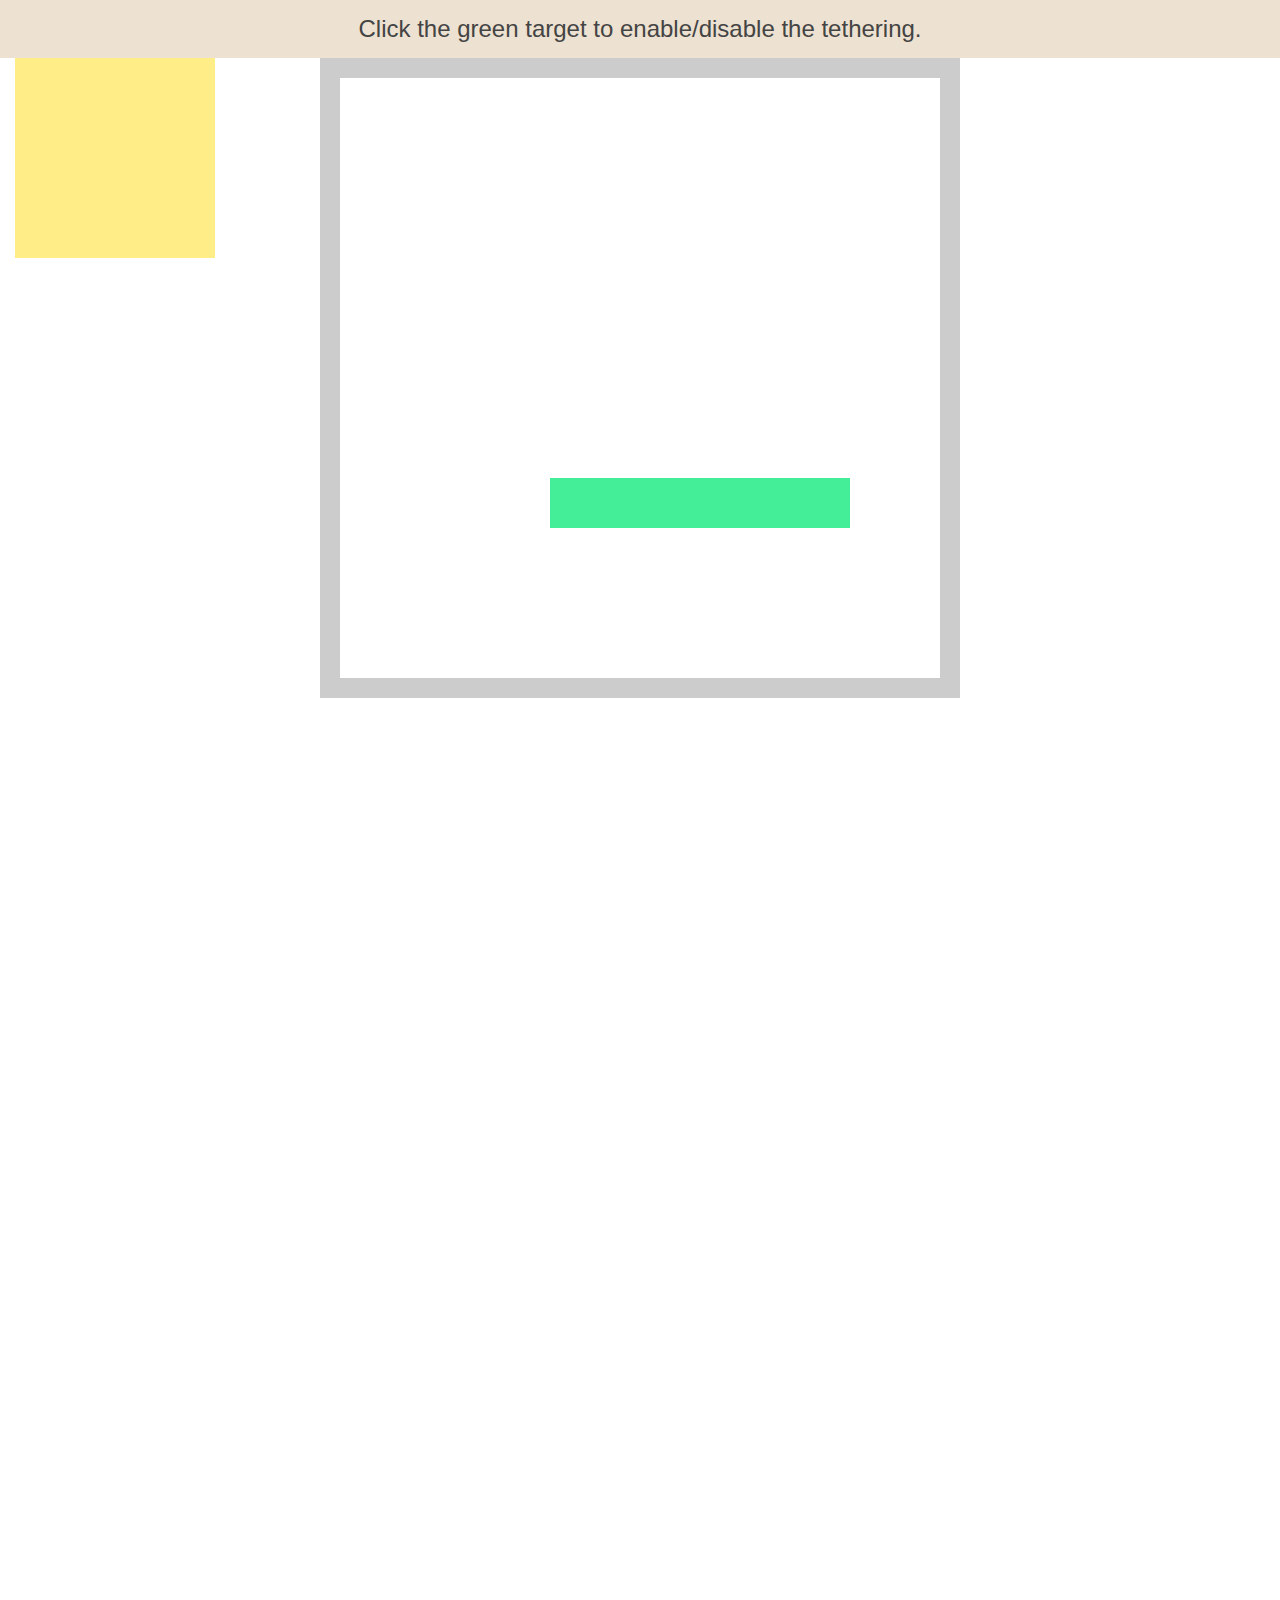
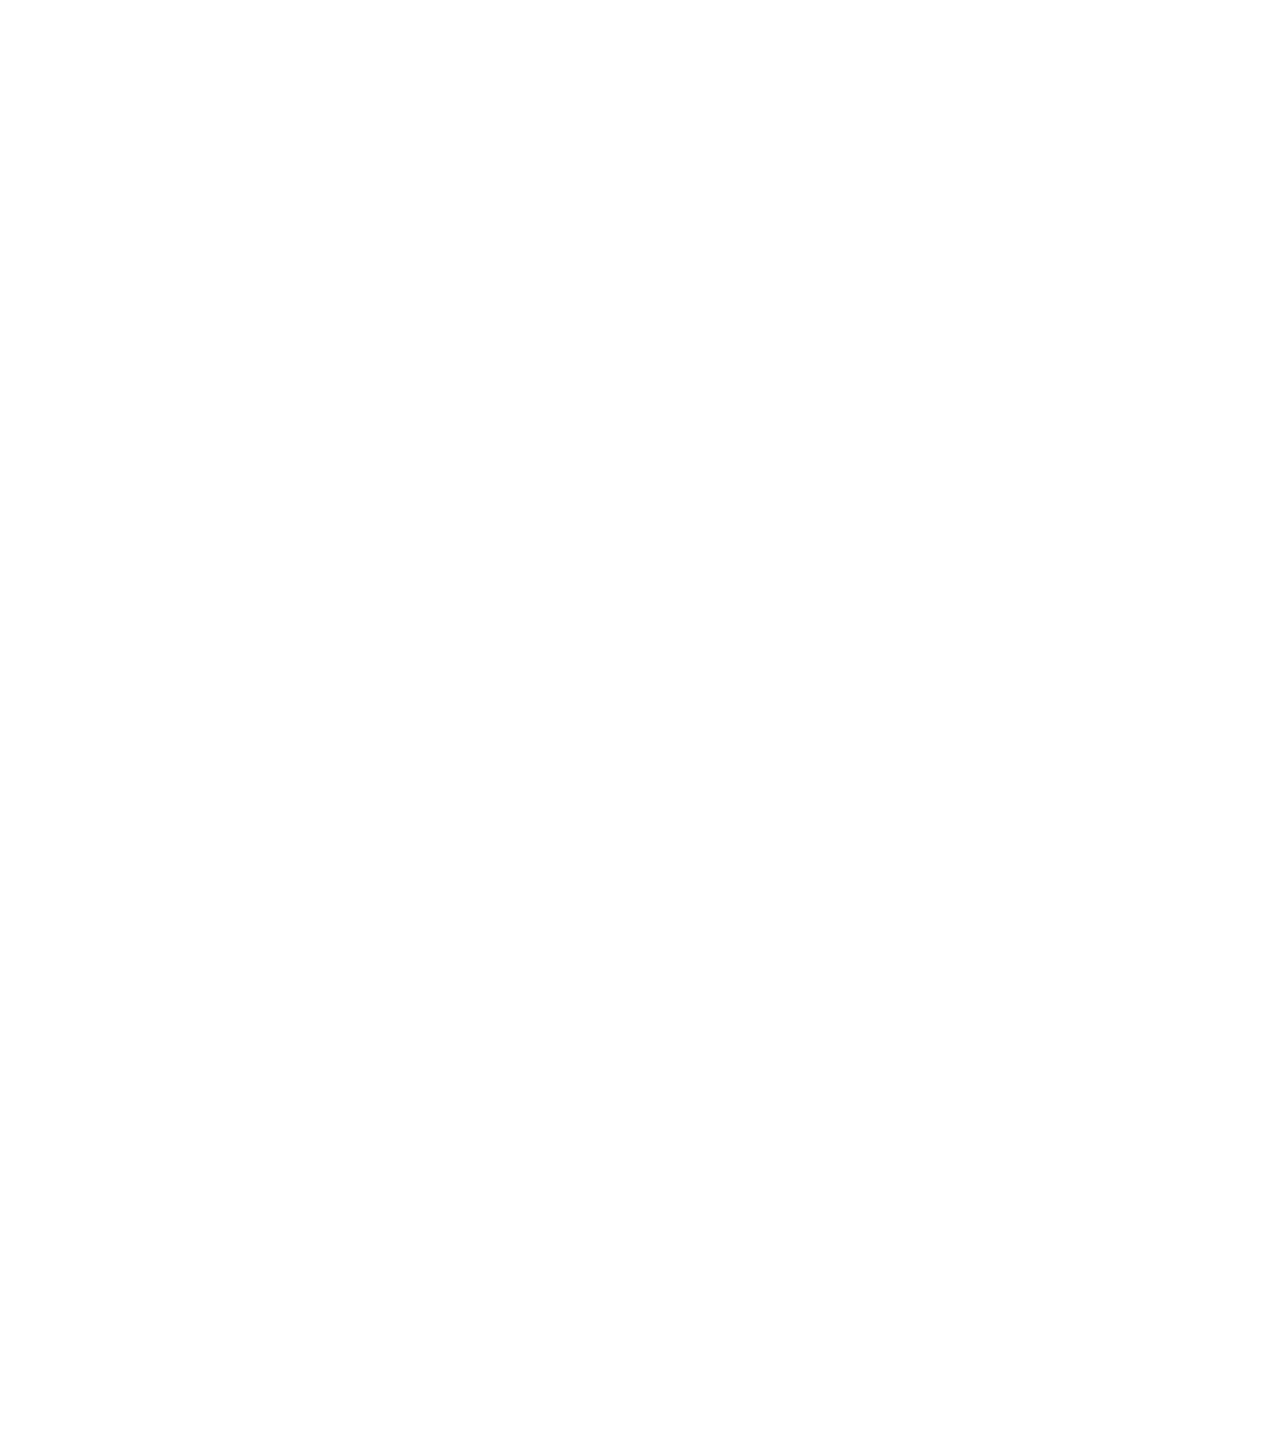
<file: libs/tether/examples/enable-disable/index.html>
<!DOCTYPE html>
<html>
    <head>
        <meta charset="utf-8">
        <meta http-equiv="X-UA-Compatible" content="chrome=1">
        <meta name="viewport" content="width=device-width, initial-scale=1, user-scalable=no">
        <link rel="stylesheet" href="../resources/css/base.css" />
        <link rel="stylesheet" href="../common/css/style.css" />
    </head>
    <body>
        <div class="instructions">Click the green target to enable/disable the tethering.</div>

        <div class="element"></div>
        <div class="container">
            <div class="pad"></div>
            <div class="target"></div>
            <div class="pad"></div>
        </div>

        <script src="//github.hubspot.com/tether/dist/js/tether.js"></script>
        <script>
            var tether = new Tether({
                element: '.element',
                target: '.target',
                attachment: 'top left',
                targetAttachment: 'top right'
            });

            document.querySelector('.target').addEventListener('click', function(){
                if (tether.enabled)
                    tether.disable();
                else
                    tether.enable();
            });
        </script>
    </body>
</html>
</file>
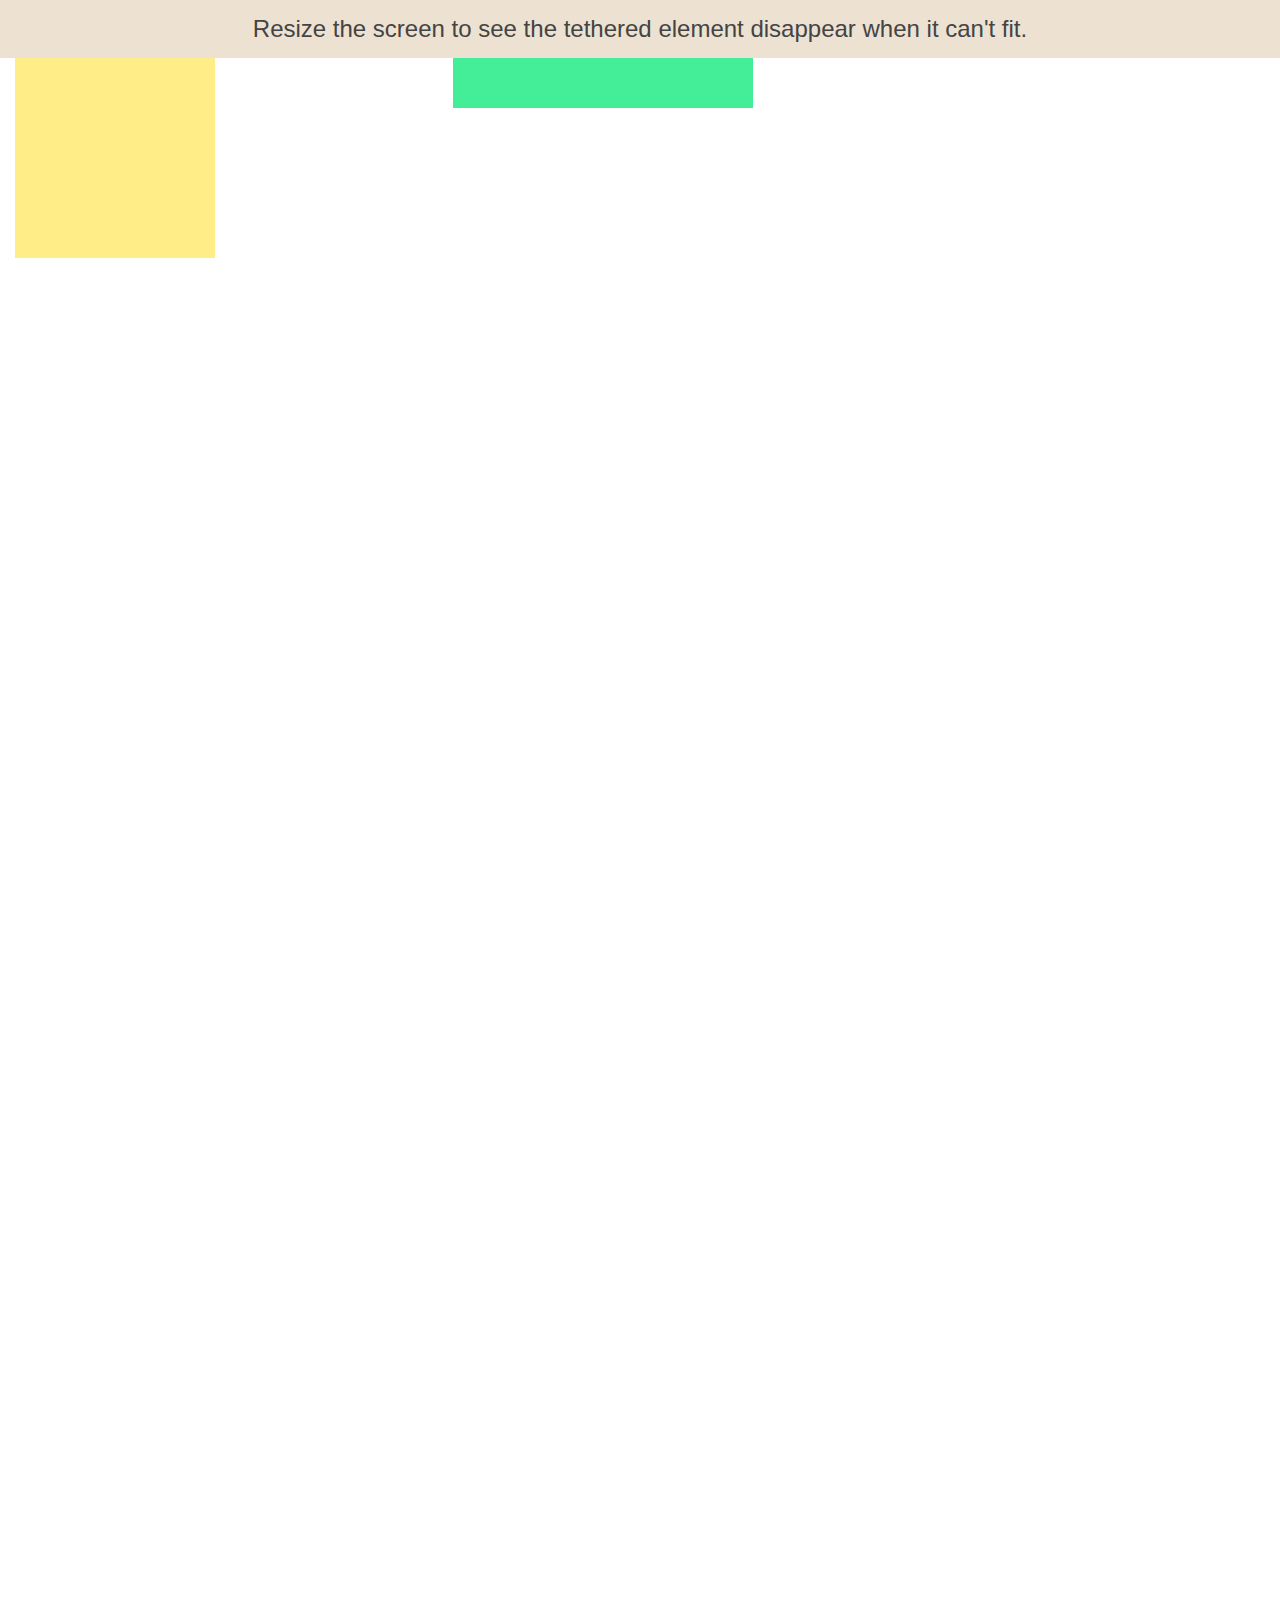
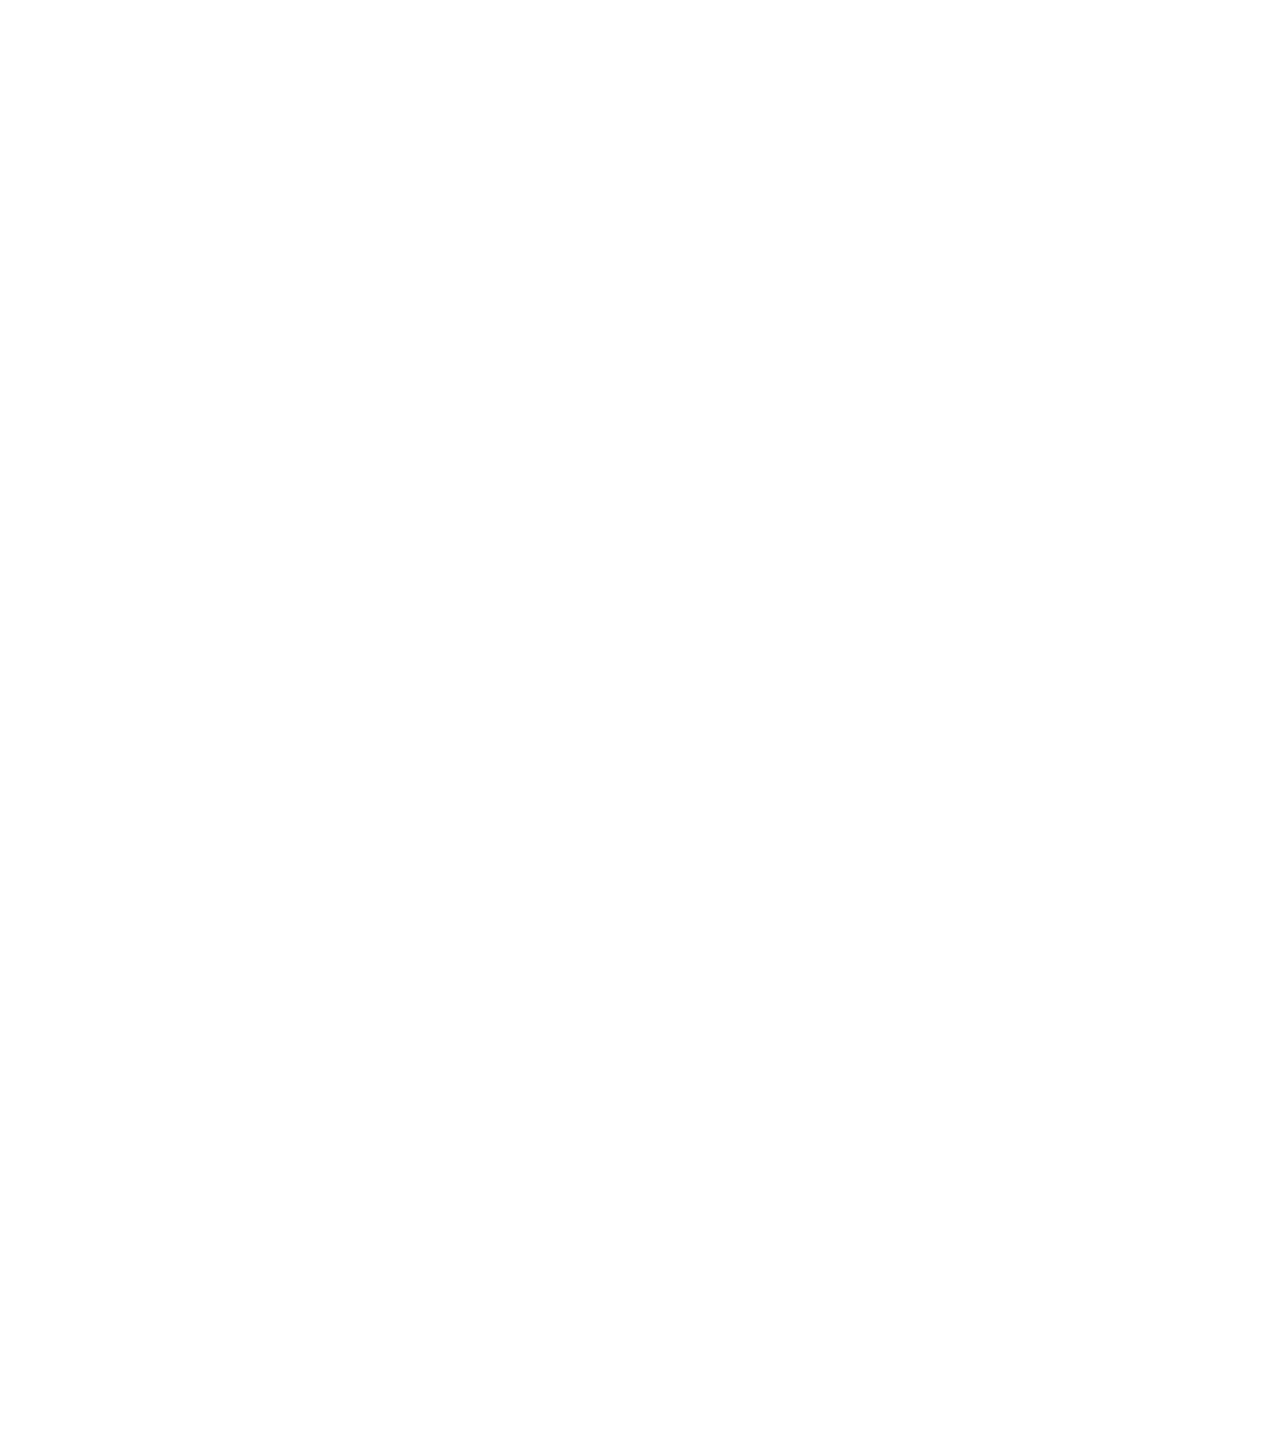
<file: libs/tether/examples/out-of-bounds/index.html>
<!DOCTYPE html>
<html>
    <head>
        <meta charset="utf-8">
        <meta http-equiv="X-UA-Compatible" content="chrome=1">
        <meta name="viewport" content="width=device-width, initial-scale=1, user-scalable=no">
        <link rel="stylesheet" href="../resources/css/base.css" />
        <link rel="stylesheet" href="../common/css/style.css" />
        <style>
            .tether-element.tether-out-of-bounds {
                display: none;
            }
        </style>
    </head>
    <body>
        <div class="instructions">Resize the screen to see the tethered element disappear when it can't fit.</div>

        <div class="element"></div>
        <div class="target"></div>

        <script src="//github.hubspot.com/tether/dist/js/tether.js"></script>
        <script>
            var tether = new Tether({
                element: '.element',
                target: '.target',
                attachment: 'top left',
                targetAttachment: 'top right',
                constraints: [{
                    to: 'window',
                    attachment: 'together'
                }]
            });
            tether.on('update', function(event) {
                console.log(event);
            });
        </script>
    </body>
</html>
</file>
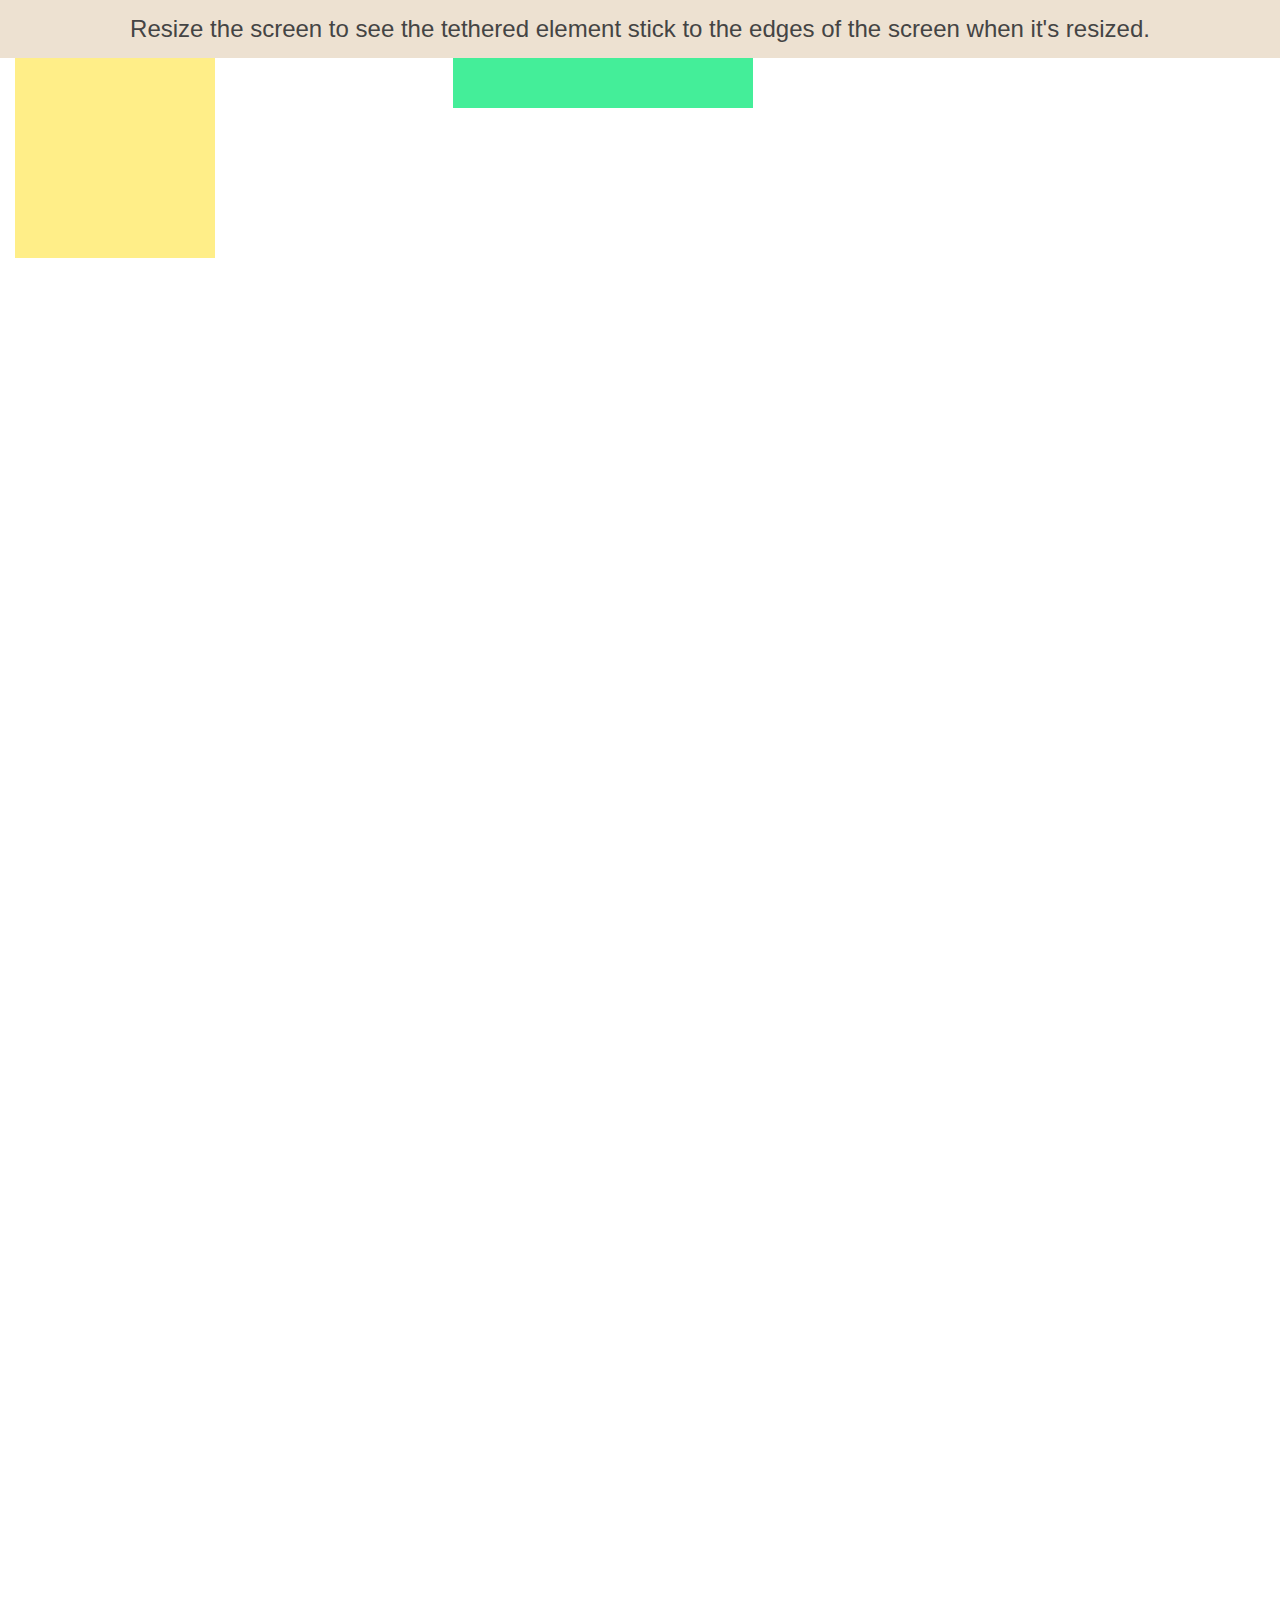
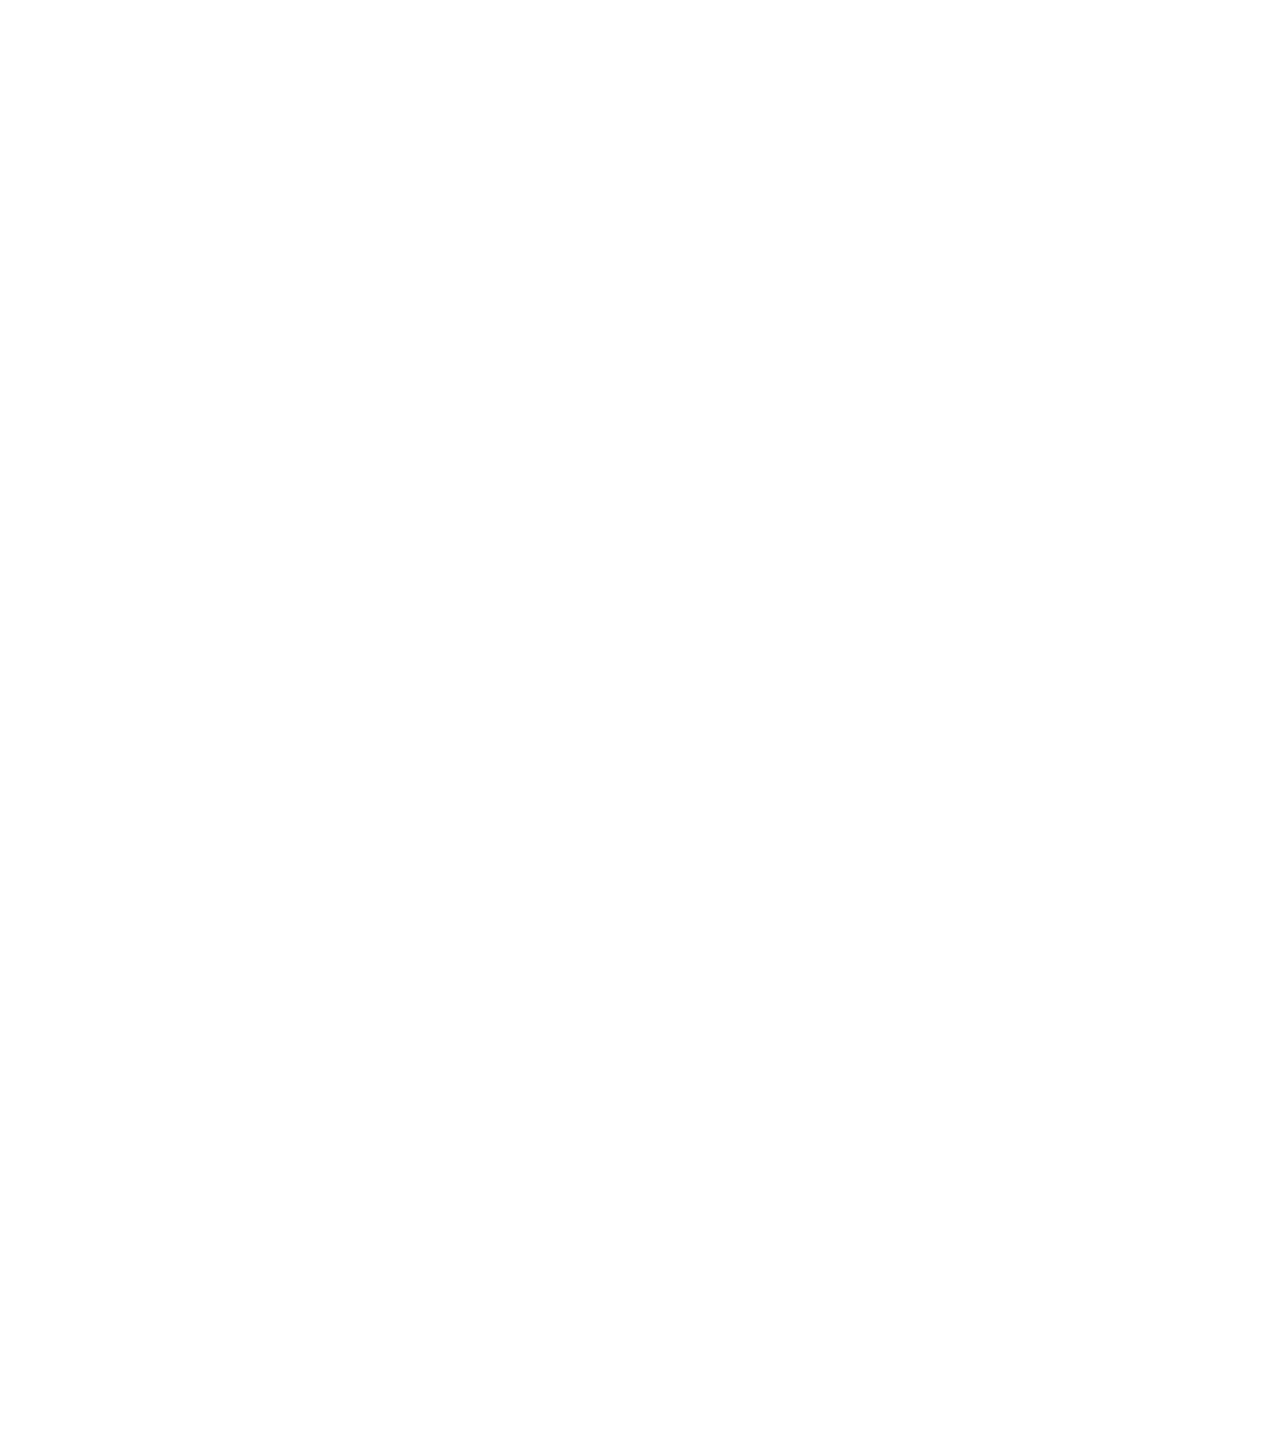
<file: libs/tether/examples/pin/index.html>
<!DOCTYPE html>
<html>
    <head>
        <meta charset="utf-8">
        <meta http-equiv="X-UA-Compatible" content="chrome=1">
        <meta name="viewport" content="width=device-width, initial-scale=1, user-scalable=no">
        <link rel="stylesheet" href="../resources/css/base.css" />
        <link rel="stylesheet" href="../common/css/style.css" />
    </head>
    <body>
        <div class="instructions">Resize the screen to see the tethered element stick to the edges of the screen when it's resized.</div>

        <div class="element"></div>
        <div class="target"></div>

        <script src="//github.hubspot.com/tether/dist/js/tether.js"></script>
        <script>
            new Tether({
                element: '.element',
                target: '.target',
                attachment: 'top left',
                targetAttachment: 'top right',
                constraints: [{
                    to: 'window',
                    pin: true
                }]
            });
        </script>
    </body>
</html>
</file>
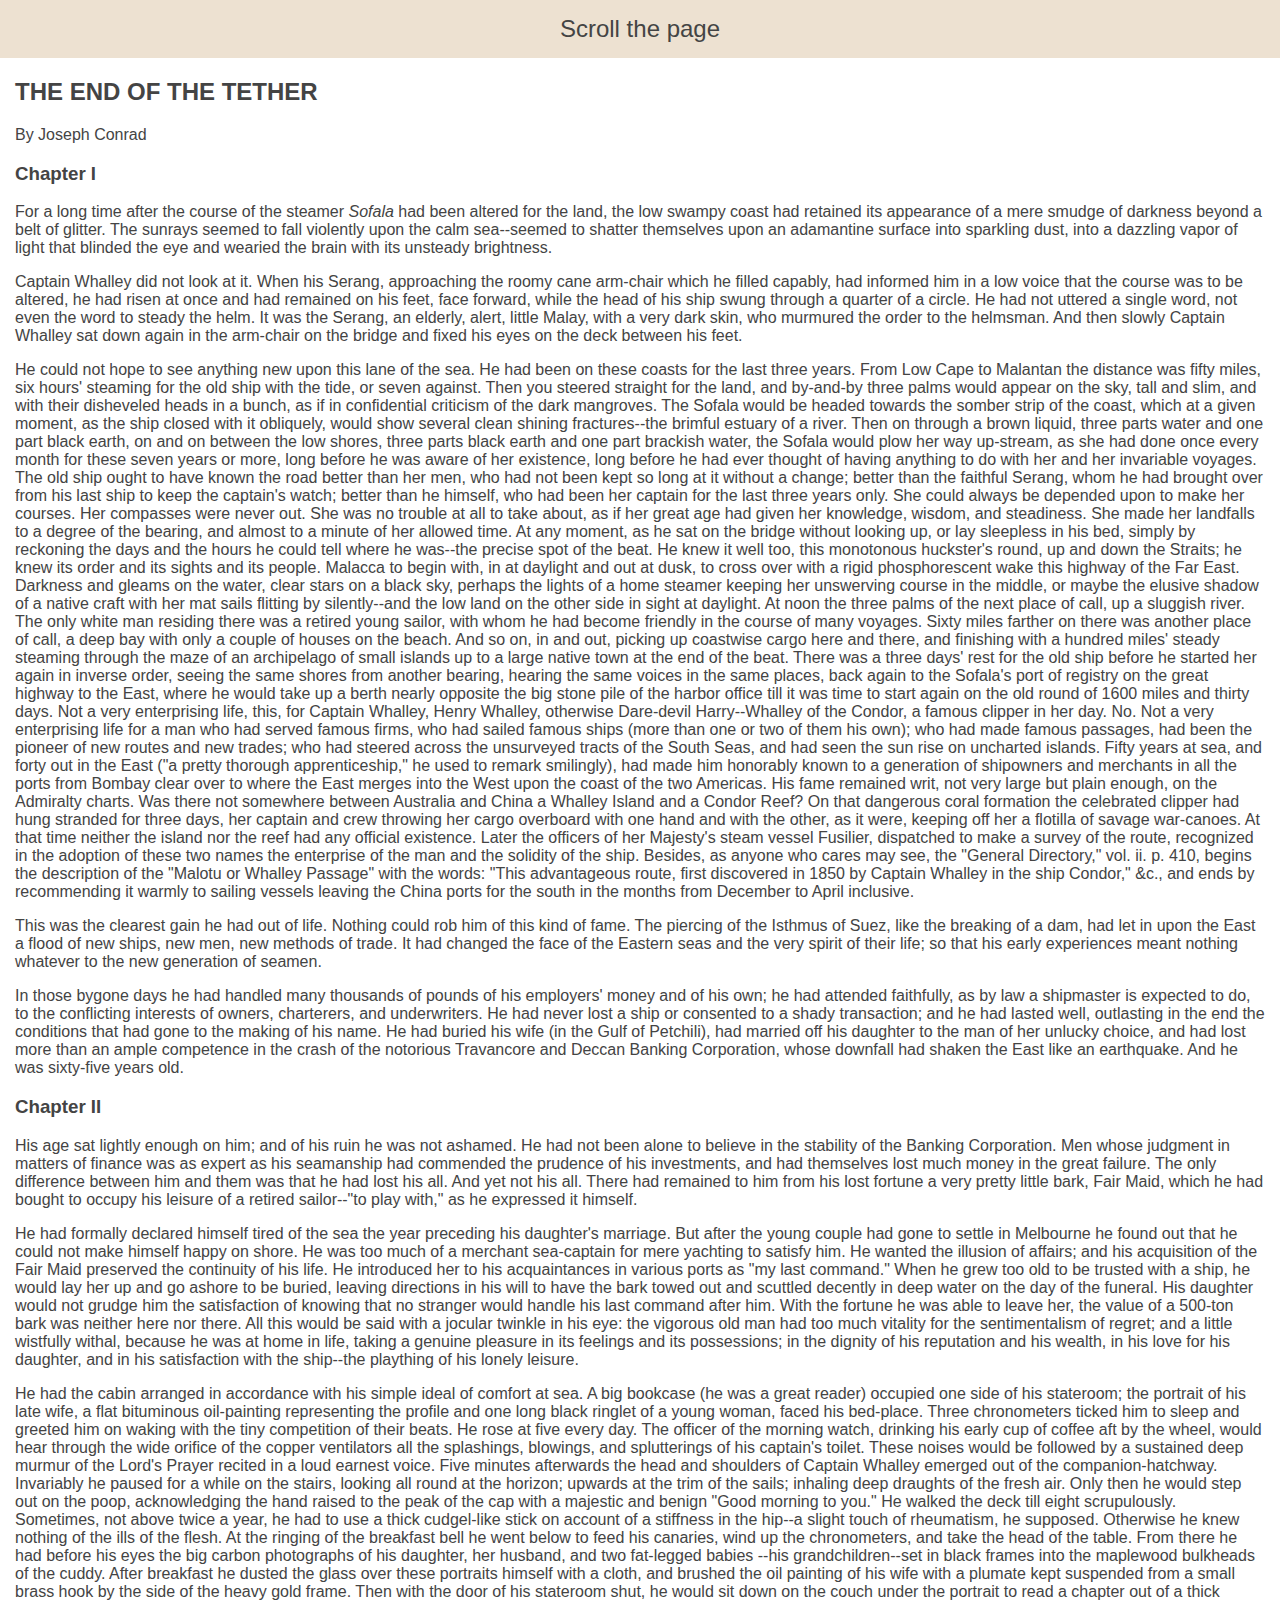
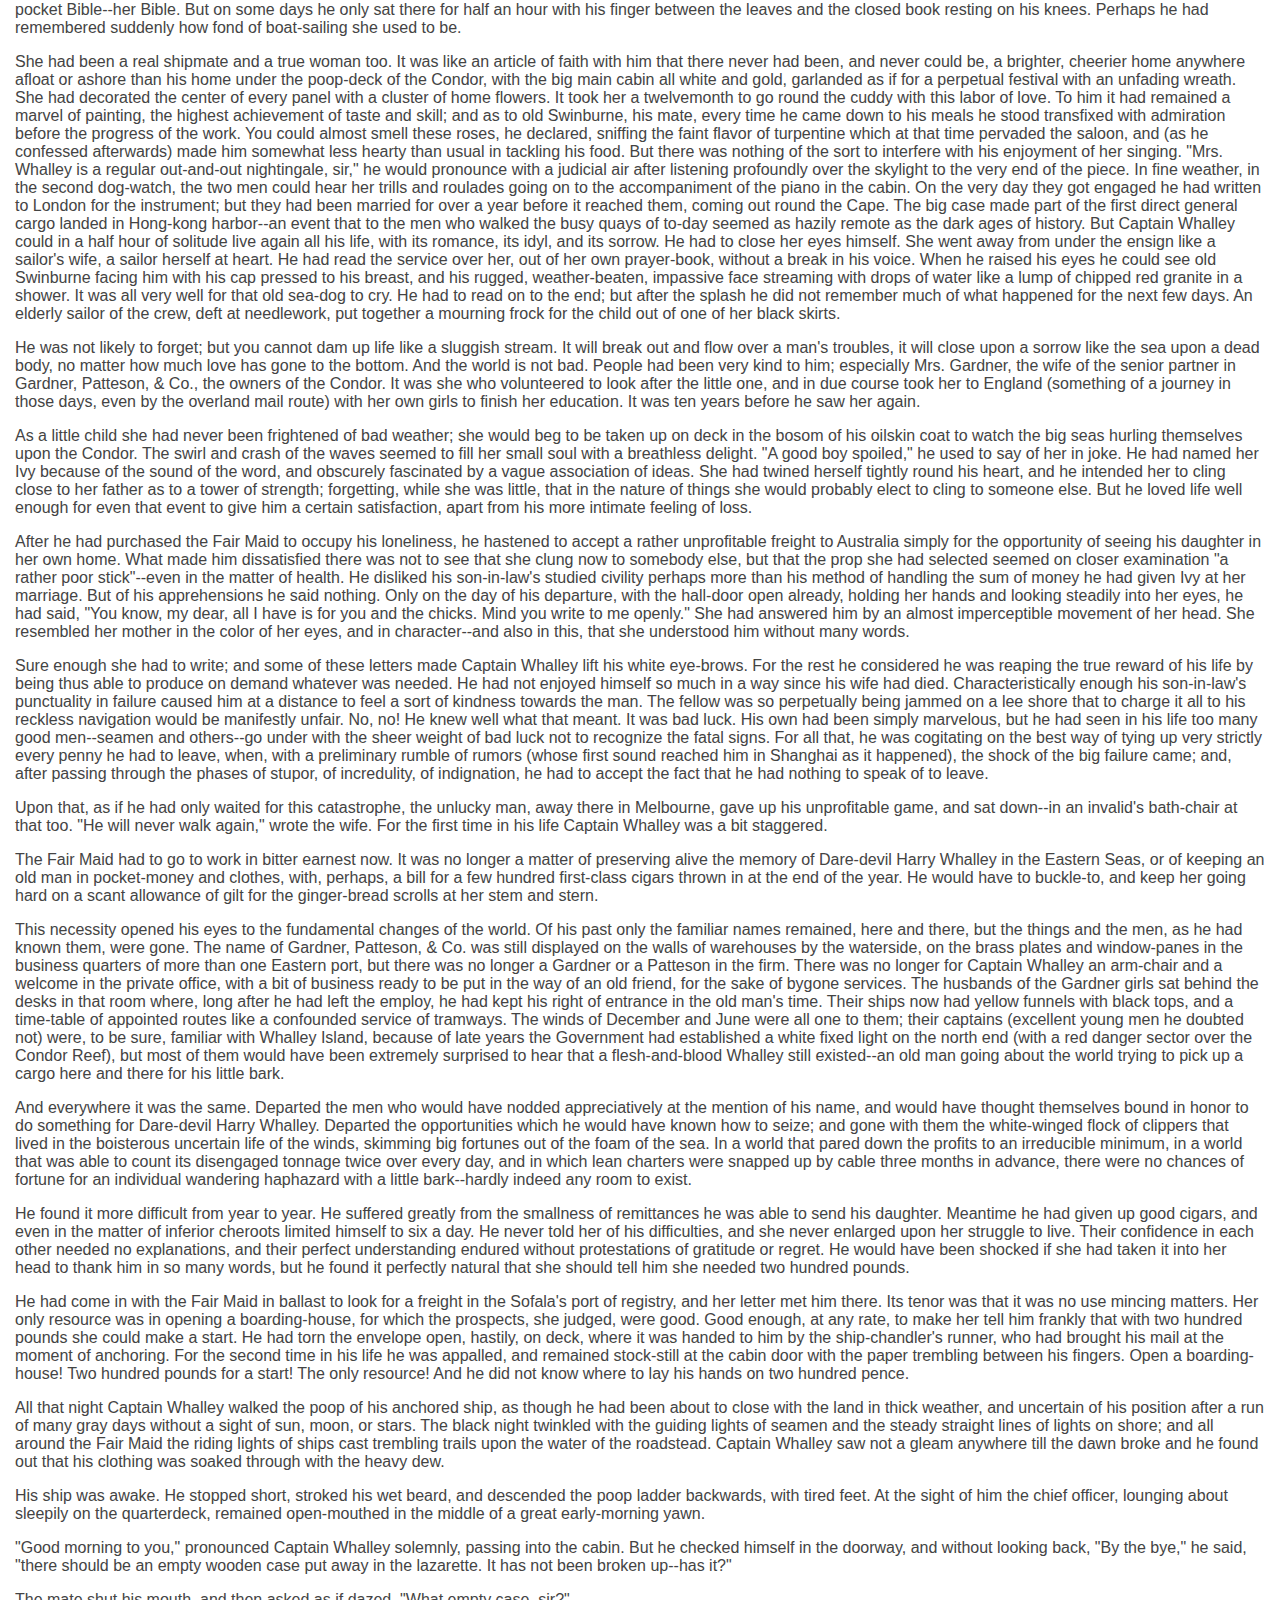
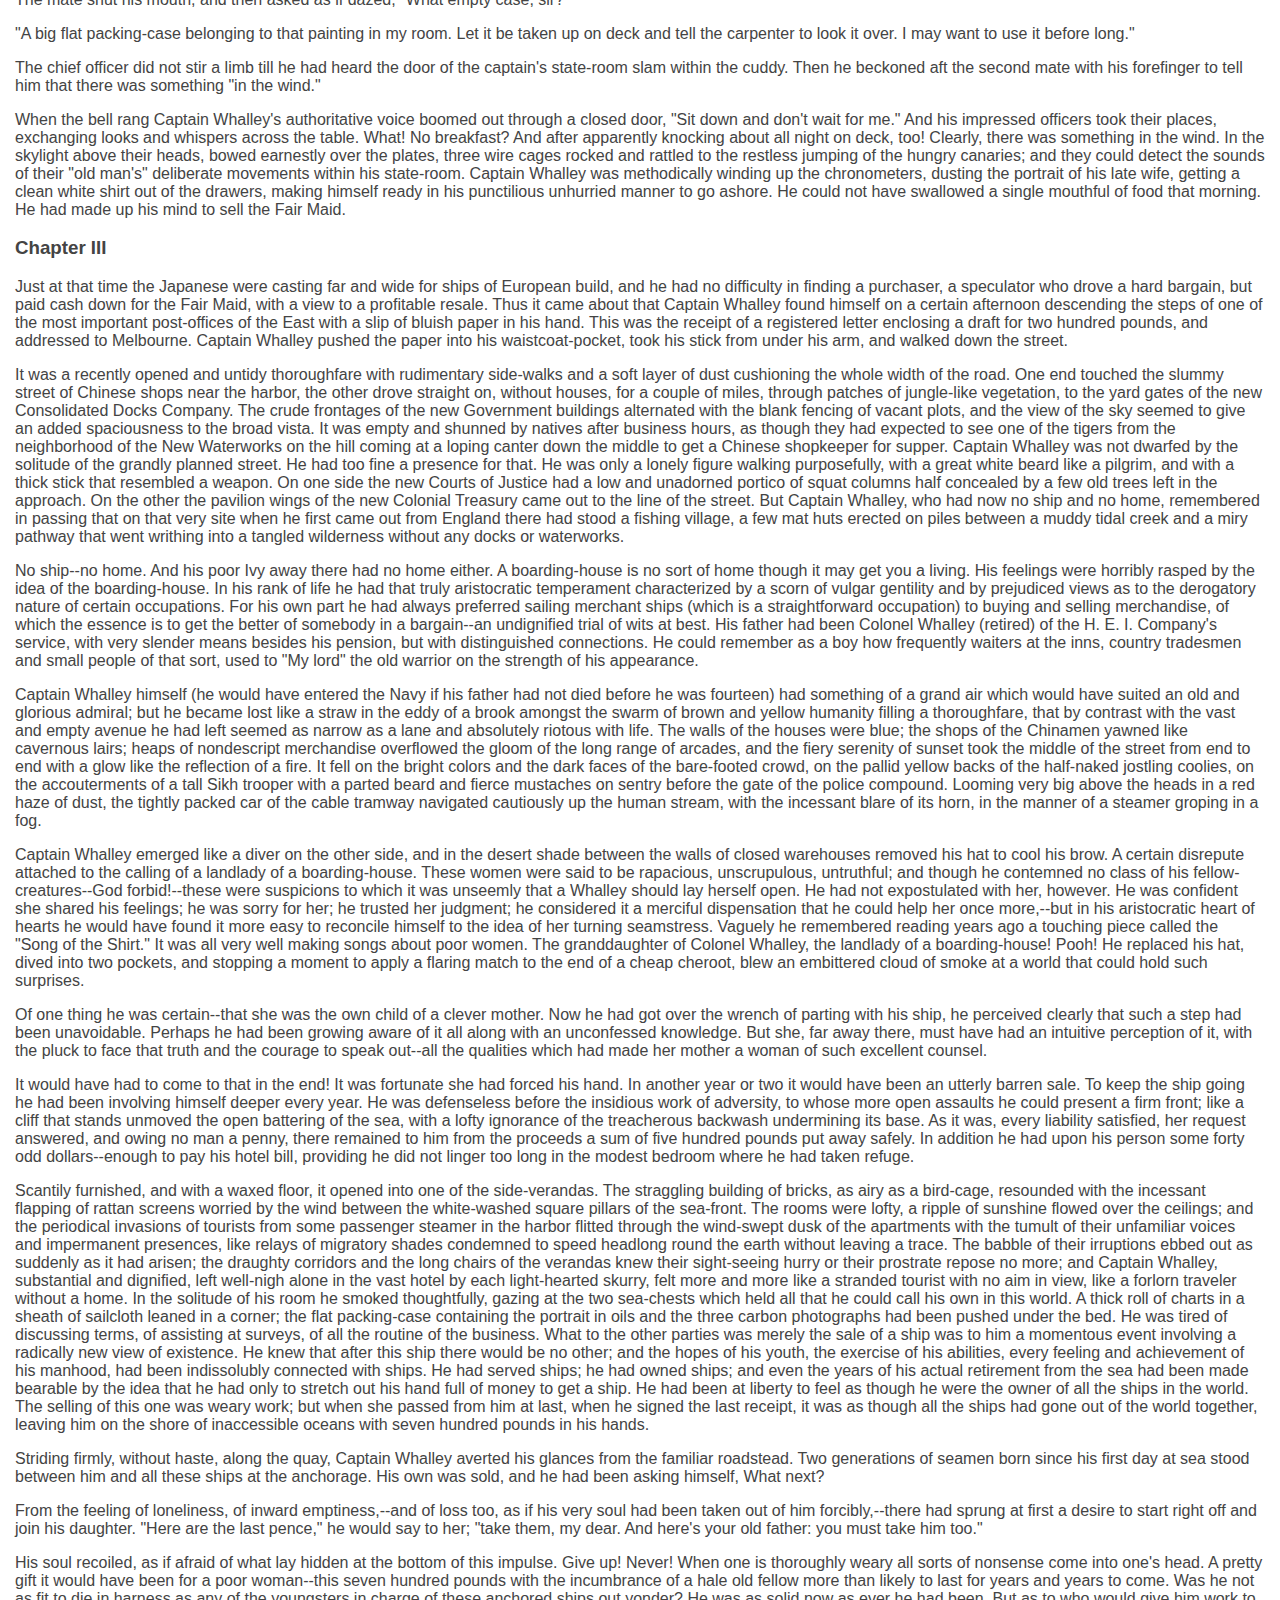
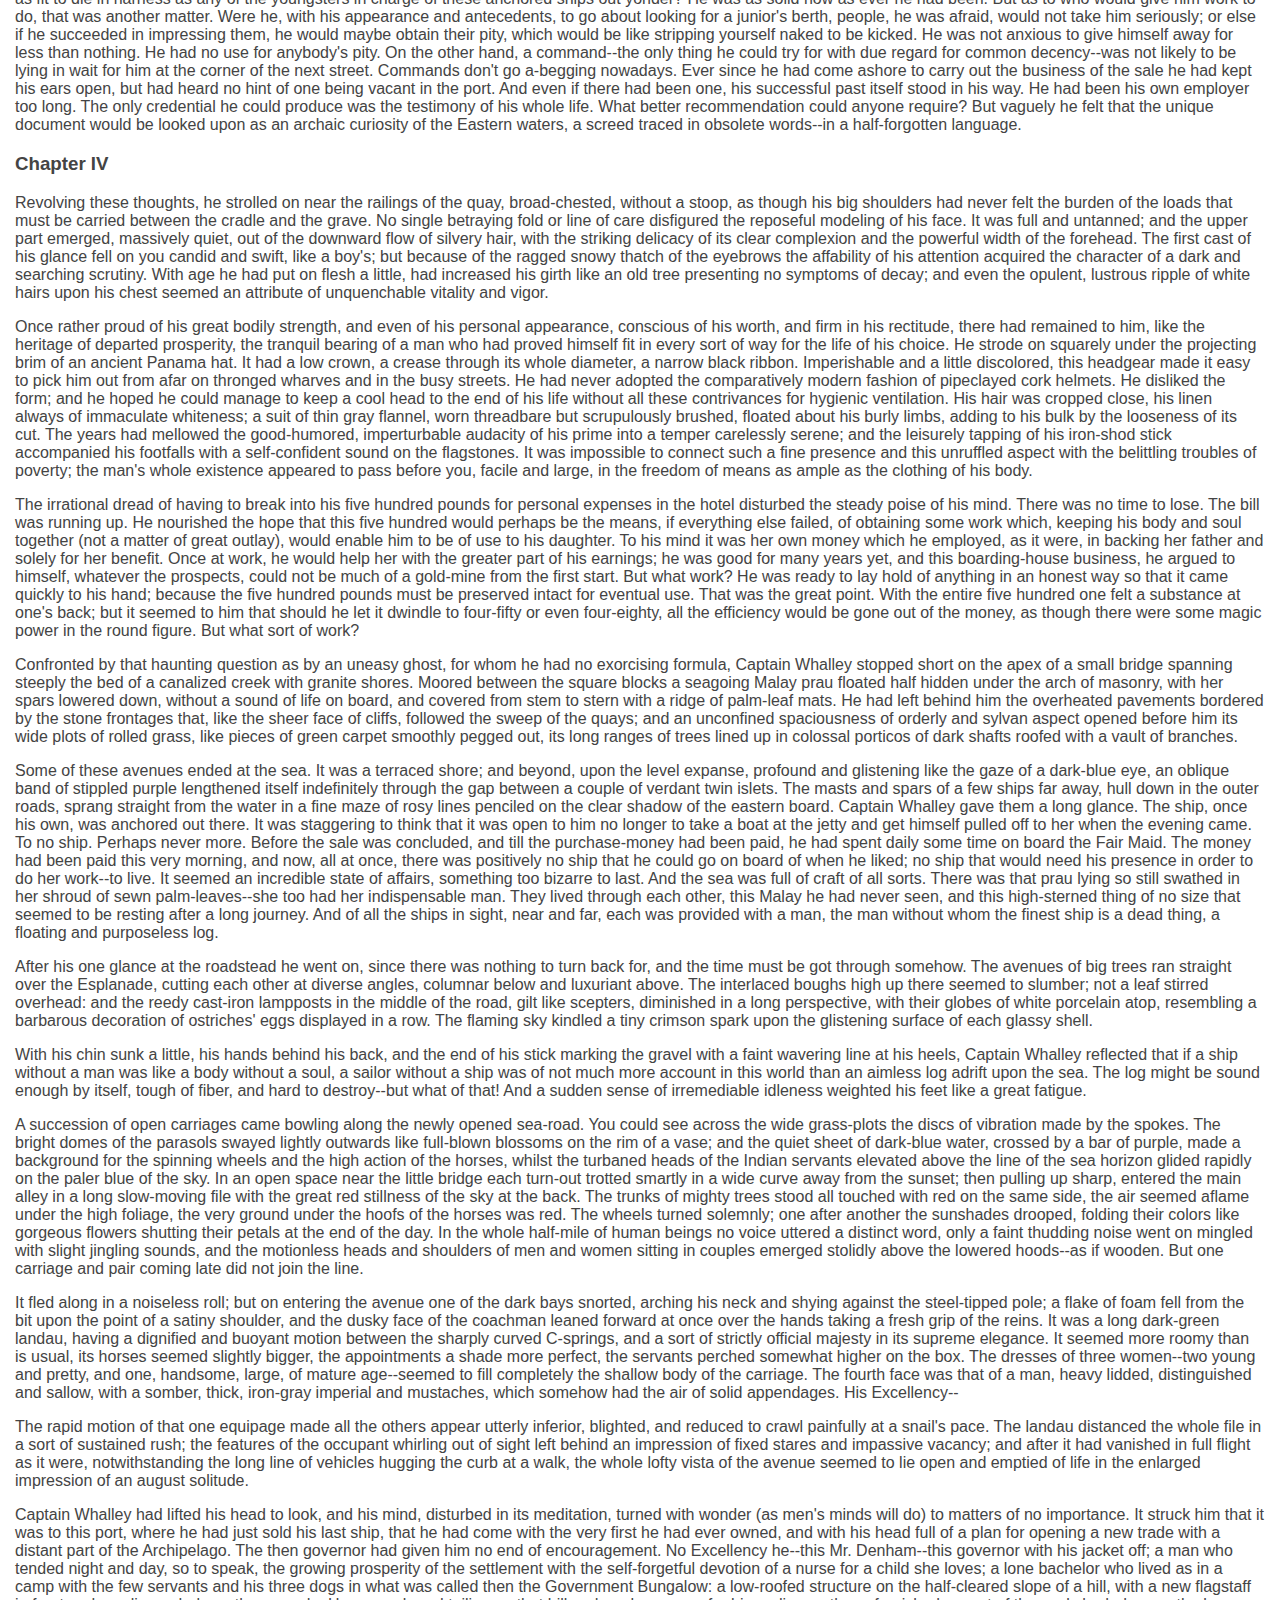
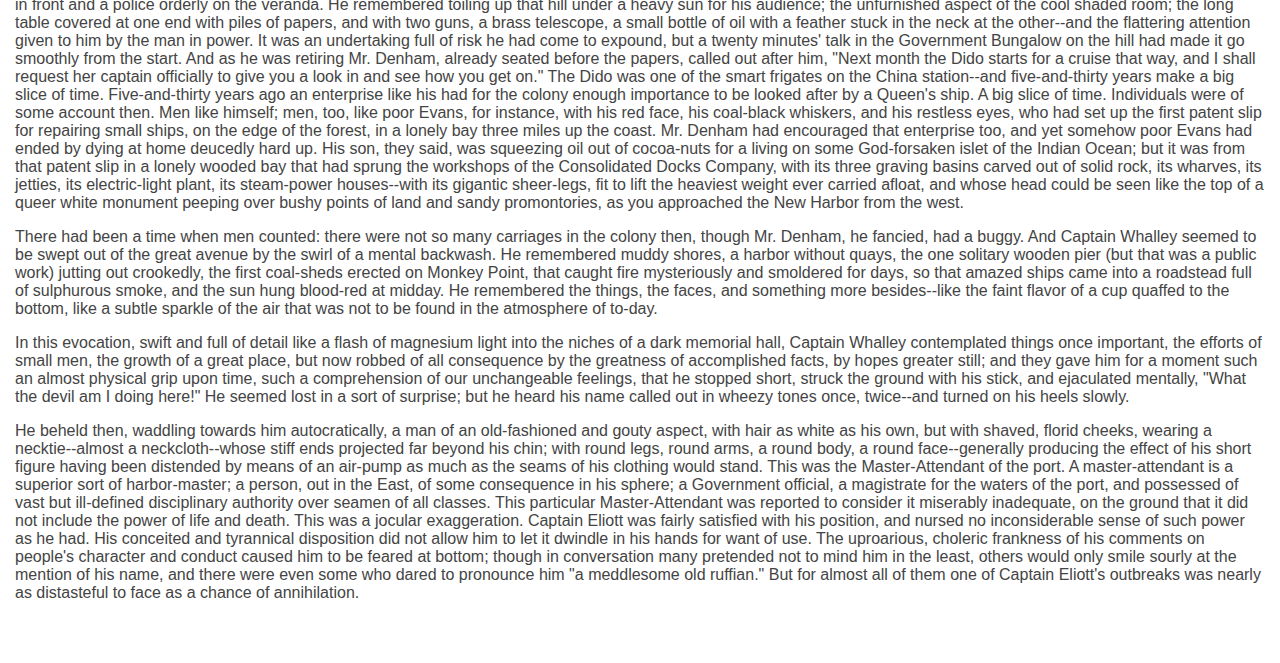
<file: libs/tether/examples/scroll/index.html>
<!DOCTYPE html>
<html>
    <head>
        <link rel="stylesheet" href="../resources/css/base.css" />
        <link rel="stylesheet" href="../common/css/style.css" />
    </head>
    <body>

    <div class="instructions">Scroll the page</div>

    <h2>THE END OF THE TETHER</h2>

    <p>By Joseph Conrad</p>

    <h3>Chapter I</h3>

    <p>For a long time after the course of the steamer <em>Sofala</em> had been
    altered for the land, the low swampy coast had retained its appearance
    of a mere smudge of darkness beyond a belt of glitter. The sunrays
    seemed to fall violently upon the calm sea--seemed to shatter themselves
    upon an adamantine surface into sparkling dust, into a dazzling vapor
    of light that blinded the eye and wearied the brain with its unsteady
    brightness.</p>

    <p>Captain Whalley did not look at it. When his Serang, approaching the
    roomy cane arm-chair which he filled capably, had informed him in a low
    voice that the course was to be altered, he had risen at once and had
    remained on his feet, face forward, while the head of his ship swung
    through a quarter of a circle. He had not uttered a single word, not
    even the word to steady the helm. It was the Serang, an elderly, alert,
    little Malay, with a very dark skin, who murmured the order to the
    helmsman. And then slowly Captain Whalley sat down again in the
    arm-chair on the bridge and fixed his eyes on the deck between his feet.</p>

    <p>He could not hope to see anything new upon this lane of the sea. He had
    been on these coasts for the last three years. From Low Cape to Malantan
    the distance was fifty miles, six hours' steaming for the old ship with
    the tide, or seven against. Then you steered straight for the land, and
    by-and-by three palms would appear on the sky, tall and slim, and with
    their disheveled heads in a bunch, as if in confidential criticism of
    the dark mangroves. The Sofala would be headed towards the somber
    strip of the coast, which at a given moment, as the ship closed with
    it obliquely, would show several clean shining fractures--the brimful
    estuary of a river. Then on through a brown liquid, three parts water
    and one part black earth, on and on between the low shores, three parts
    black earth and one part brackish water, the Sofala would plow her way
    up-stream, as she had done once every month for these seven years or
    more, long before he was aware of her existence, long before he had ever
    thought of having anything to do with her and her invariable voyages.
    The old ship ought to have known the road better than her men, who had
    not been kept so long at it without a change; better than the faithful
    Serang, whom he had brought over from his last ship to keep the
    captain's watch; better than he himself, who had been her captain for
    the last three years only. She could always be depended upon to make her
    courses. Her compasses were never out. She was no trouble at all to
    take about, as if her great age had given her knowledge, wisdom, and
    steadiness. She made her landfalls to a degree of the bearing, and
    almost to a minute of her allowed time. At any moment, as he sat on
    the bridge without looking up, or lay sleepless in his bed, simply by
    reckoning the days and the hours he could tell where he was--the precise
    spot of the beat. He knew it well too, this monotonous huckster's
    round, up and down the Straits; he knew its order and its sights and its
    people. Malacca to begin with, in at daylight and out at dusk, to cross
    over with a rigid phosphorescent wake this highway of the Far East.
    Darkness and gleams on the water, clear stars on a black sky, perhaps
    the lights of a home steamer keeping her unswerving course in the
    middle, or maybe the elusive shadow of a native craft with her mat sails
    flitting by silently--and the low land on the other side in sight
    at daylight. At noon the three palms of the next place of call, up a
    sluggish river. The only white man residing there was a retired young
    sailor, with whom he had become friendly in the course of many voyages.
    Sixty miles farther on there was another place of call, a deep bay with
    only a couple of houses on the beach. And so on, in and out, picking
    up coastwise cargo here and there, and finishing with a hundred miles'
    steady steaming through the maze of an archipelago of small islands up
    to a large native town at the end of the beat. There was a three days'
    rest for the old ship before he started her again in inverse order,
    seeing the same shores from another bearing, hearing the same voices
    in the same places, back again to the Sofala's port of registry on
    the great highway to the East, where he would take up a berth nearly
    opposite the big stone pile of the harbor office till it was time to
    start again on the old round of 1600 miles and thirty days. Not a very
    enterprising life, this, for Captain Whalley, Henry Whalley, otherwise
    Dare-devil Harry--Whalley of the Condor, a famous clipper in her day.
    No. Not a very enterprising life for a man who had served famous firms,
    who had sailed famous ships (more than one or two of them his own); who
    had made famous passages, had been the pioneer of new routes and new
    trades; who had steered across the unsurveyed tracts of the South Seas,
    and had seen the sun rise on uncharted islands. Fifty years at sea, and
    forty out in the East ("a pretty thorough apprenticeship," he used
    to remark smilingly), had made him honorably known to a generation of
    shipowners and merchants in all the ports from Bombay clear over to
    where the East merges into the West upon the coast of the two Americas.
    His fame remained writ, not very large but plain enough, on the
    Admiralty charts. Was there not somewhere between Australia and China a
    Whalley Island and a Condor Reef? On that dangerous coral formation the
    celebrated clipper had hung stranded for three days, her captain and
    crew throwing her cargo overboard with one hand and with the other, as
    it were, keeping off her a flotilla of savage war-canoes. At that time
    neither the island nor the reef had any official existence. Later the
    officers of her Majesty's steam vessel Fusilier, dispatched to make a
    survey of the route, recognized in the adoption of these two names the
    enterprise of the man and the solidity of the ship. Besides, as anyone
    who cares may see, the "General Directory," vol. ii. p. 410, begins the
    description of the "Malotu or Whalley Passage" with the words: "This
    advantageous route, first discovered in 1850 by Captain Whalley in the
    ship Condor," &amp;c., and ends by recommending it warmly to sailing vessels
    leaving the China ports for the south in the months from December to
    April inclusive.</p>

    <p>This was the clearest gain he had out of life. Nothing could rob him
    of this kind of fame. The piercing of the Isthmus of Suez, like the
    breaking of a dam, had let in upon the East a flood of new ships, new
    men, new methods of trade. It had changed the face of the Eastern seas
    and the very spirit of their life; so that his early experiences meant
    nothing whatever to the new generation of seamen.</p>

    <p>In those bygone days he had handled many thousands of pounds of his
    employers' money and of his own; he had attended faithfully, as by law
    a shipmaster is expected to do, to the conflicting interests of owners,
    charterers, and underwriters. He had never lost a ship or consented to
    a shady transaction; and he had lasted well, outlasting in the end the
    conditions that had gone to the making of his name. He had buried his
    wife (in the Gulf of Petchili), had married off his daughter to the man
    of her unlucky choice, and had lost more than an ample competence in the
    crash of the notorious Travancore and Deccan Banking Corporation, whose
    downfall had shaken the East like an earthquake. And he was sixty-five
    years old.</p>

    <h3>Chapter II</h3>

    <p>His age sat lightly enough on him; and of his ruin he was not ashamed.
    He had not been alone to believe in the stability of the Banking
    Corporation. Men whose judgment in matters of finance was as expert as
    his seamanship had commended the prudence of his investments, and had
    themselves lost much money in the great failure. The only difference
    between him and them was that he had lost his all. And yet not his all.
    There had remained to him from his lost fortune a very pretty little
    bark, Fair Maid, which he had bought to occupy his leisure of a retired
    sailor--"to play with," as he expressed it himself.</p>

    <p>He had formally declared himself tired of the sea the year preceding his
    daughter's marriage. But after the young couple had gone to settle in
    Melbourne he found out that he could not make himself happy on shore. He
    was too much of a merchant sea-captain for mere yachting to satisfy him.
    He wanted the illusion of affairs; and his acquisition of the Fair
    Maid preserved the continuity of his life. He introduced her to his
    acquaintances in various ports as "my last command." When he grew too
    old to be trusted with a ship, he would lay her up and go ashore to be
    buried, leaving directions in his will to have the bark towed out and
    scuttled decently in deep water on the day of the funeral. His daughter
    would not grudge him the satisfaction of knowing that no stranger would
    handle his last command after him. With the fortune he was able to leave
    her, the value of a 500-ton bark was neither here nor there. All this
    would be said with a jocular twinkle in his eye: the vigorous old man
    had too much vitality for the sentimentalism of regret; and a little
    wistfully withal, because he was at home in life, taking a genuine
    pleasure in its feelings and its possessions; in the dignity of his
    reputation and his wealth, in his love for his daughter, and in his
    satisfaction with the ship--the plaything of his lonely leisure.</p>

    <p>He had the cabin arranged in accordance with his simple ideal of comfort
    at sea. A big bookcase (he was a great reader) occupied one side of his
    stateroom; the portrait of his late wife, a flat bituminous oil-painting
    representing the profile and one long black ringlet of a young woman,
    faced his bed-place. Three chronometers ticked him to sleep and greeted
    him on waking with the tiny competition of their beats. He rose at five
    every day. The officer of the morning watch, drinking his early cup
    of coffee aft by the wheel, would hear through the wide orifice of the
    copper ventilators all the splashings, blowings, and splutterings of
    his captain's toilet. These noises would be followed by a sustained
    deep murmur of the Lord's Prayer recited in a loud earnest voice. Five
    minutes afterwards the head and shoulders of Captain Whalley emerged
    out of the companion-hatchway. Invariably he paused for a while on the
    stairs, looking all round at the horizon; upwards at the trim of the
    sails; inhaling deep draughts of the fresh air. Only then he would step
    out on the poop, acknowledging the hand raised to the peak of the cap
    with a majestic and benign "Good morning to you." He walked the deck
    till eight scrupulously. Sometimes, not above twice a year, he had to
    use a thick cudgel-like stick on account of a stiffness in the hip--a
    slight touch of rheumatism, he supposed. Otherwise he knew nothing of
    the ills of the flesh. At the ringing of the breakfast bell he went
    below to feed his canaries, wind up the chronometers, and take the
    head of the table. From there he had before his eyes the big carbon
    photographs of his daughter, her husband, and two fat-legged babies
    --his grandchildren--set in black frames into the maplewood bulkheads
    of the cuddy. After breakfast he dusted the glass over these portraits
    himself with a cloth, and brushed the oil painting of his wife with a
    plumate kept suspended from a small brass hook by the side of the heavy
    gold frame. Then with the door of his stateroom shut, he would sit down
    on the couch under the portrait to read a chapter out of a thick pocket
    Bible--her Bible. But on some days he only sat there for half an hour
    with his finger between the leaves and the closed book resting on his
    knees. Perhaps he had remembered suddenly how fond of boat-sailing she
    used to be.</p>

    <p>She had been a real shipmate and a true woman too. It was like an
    article of faith with him that there never had been, and never could be,
    a brighter, cheerier home anywhere afloat or ashore than his home under
    the poop-deck of the Condor, with the big main cabin all white and gold,
    garlanded as if for a perpetual festival with an unfading wreath. She
    had decorated the center of every panel with a cluster of home flowers.
    It took her a twelvemonth to go round the cuddy with this labor of love.
    To him it had remained a marvel of painting, the highest achievement of
    taste and skill; and as to old Swinburne, his mate, every time he
    came down to his meals he stood transfixed with admiration before the
    progress of the work. You could almost smell these roses, he declared,
    sniffing the faint flavor of turpentine which at that time pervaded the
    saloon, and (as he confessed afterwards) made him somewhat less hearty
    than usual in tackling his food. But there was nothing of the sort to
    interfere with his enjoyment of her singing. "Mrs. Whalley is a regular
    out-and-out nightingale, sir," he would pronounce with a judicial air
    after listening profoundly over the skylight to the very end of the
    piece. In fine weather, in the second dog-watch, the two men could hear
    her trills and roulades going on to the accompaniment of the piano in
    the cabin. On the very day they got engaged he had written to London
    for the instrument; but they had been married for over a year before it
    reached them, coming out round the Cape. The big case made part of the
    first direct general cargo landed in Hong-kong harbor--an event that to
    the men who walked the busy quays of to-day seemed as hazily remote as
    the dark ages of history. But Captain Whalley could in a half hour of
    solitude live again all his life, with its romance, its idyl, and its
    sorrow. He had to close her eyes himself. She went away from under the
    ensign like a sailor's wife, a sailor herself at heart. He had read
    the service over her, out of her own prayer-book, without a break in his
    voice. When he raised his eyes he could see old Swinburne facing him
    with his cap pressed to his breast, and his rugged, weather-beaten,
    impassive face streaming with drops of water like a lump of chipped red
    granite in a shower. It was all very well for that old sea-dog to cry.
    He had to read on to the end; but after the splash he did not remember
    much of what happened for the next few days. An elderly sailor of the
    crew, deft at needlework, put together a mourning frock for the child
    out of one of her black skirts.</p>

    <p>He was not likely to forget; but you cannot dam up life like a sluggish
    stream. It will break out and flow over a man's troubles, it will close
    upon a sorrow like the sea upon a dead body, no matter how much love has
    gone to the bottom. And the world is not bad. People had been very
    kind to him; especially Mrs. Gardner, the wife of the senior partner
    in Gardner, Patteson, &amp; Co., the owners of the Condor. It was she who
    volunteered to look after the little one, and in due course took her to
    England (something of a journey in those days, even by the overland
    mail route) with her own girls to finish her education. It was ten years
    before he saw her again.</p>

    <p>As a little child she had never been frightened of bad weather; she
    would beg to be taken up on deck in the bosom of his oilskin coat to
    watch the big seas hurling themselves upon the Condor. The swirl and
    crash of the waves seemed to fill her small soul with a breathless
    delight. "A good boy spoiled," he used to say of her in joke. He had
    named her Ivy because of the sound of the word, and obscurely fascinated
    by a vague association of ideas. She had twined herself tightly round
    his heart, and he intended her to cling close to her father as to a
    tower of strength; forgetting, while she was little, that in the nature
    of things she would probably elect to cling to someone else. But
    he loved life well enough for even that event to give him a certain
    satisfaction, apart from his more intimate feeling of loss.</p>

    <p>After he had purchased the Fair Maid to occupy his loneliness, he
    hastened to accept a rather unprofitable freight to Australia simply for
    the opportunity of seeing his daughter in her own home. What made him
    dissatisfied there was not to see that she clung now to somebody else,
    but that the prop she had selected seemed on closer examination "a
    rather poor stick"--even in the matter of health. He disliked his
    son-in-law's studied civility perhaps more than his method of
    handling the sum of money he had given Ivy at her marriage. But of his
    apprehensions he said nothing. Only on the day of his departure, with
    the hall-door open already, holding her hands and looking steadily into
    her eyes, he had said, "You know, my dear, all I have is for you and the
    chicks. Mind you write to me openly." She had answered him by an almost
    imperceptible movement of her head. She resembled her mother in
    the color of her eyes, and in character--and also in this, that she
    understood him without many words.</p>

    <p>Sure enough she had to write; and some of these letters made Captain
    Whalley lift his white eye-brows. For the rest he considered he was
    reaping the true reward of his life by being thus able to produce on
    demand whatever was needed. He had not enjoyed himself so much in a
    way since his wife had died. Characteristically enough his son-in-law's
    punctuality in failure caused him at a distance to feel a sort of
    kindness towards the man. The fellow was so perpetually being jammed on
    a lee shore that to charge it all to his reckless navigation would be
    manifestly unfair. No, no! He knew well what that meant. It was bad
    luck. His own had been simply marvelous, but he had seen in his life too
    many good men--seamen and others--go under with the sheer weight of bad
    luck not to recognize the fatal signs. For all that, he was cogitating
    on the best way of tying up very strictly every penny he had to leave,
    when, with a preliminary rumble of rumors (whose first sound reached
    him in Shanghai as it happened), the shock of the big failure came;
    and, after passing through the phases of stupor, of incredulity, of
    indignation, he had to accept the fact that he had nothing to speak of
    to leave.</p>

    <p>Upon that, as if he had only waited for this catastrophe, the unlucky
    man, away there in Melbourne, gave up his unprofitable game, and sat
    down--in an invalid's bath-chair at that too. "He will never walk
    again," wrote the wife. For the first time in his life Captain Whalley
    was a bit staggered.</p>

    <p>The Fair Maid had to go to work in bitter earnest now. It was no longer
    a matter of preserving alive the memory of Dare-devil Harry Whalley in
    the Eastern Seas, or of keeping an old man in pocket-money and clothes,
    with, perhaps, a bill for a few hundred first-class cigars thrown in at
    the end of the year. He would have to buckle-to, and keep her going hard
    on a scant allowance of gilt for the ginger-bread scrolls at her stem
    and stern.</p>

    <p>This necessity opened his eyes to the fundamental changes of the world.
    Of his past only the familiar names remained, here and there, but
    the things and the men, as he had known them, were gone. The name of
    Gardner, Patteson, &amp; Co. was still displayed on the walls of warehouses
    by the waterside, on the brass plates and window-panes in the business
    quarters of more than one Eastern port, but there was no longer a
    Gardner or a Patteson in the firm. There was no longer for Captain
    Whalley an arm-chair and a welcome in the private office, with a bit of
    business ready to be put in the way of an old friend, for the sake of
    bygone services. The husbands of the Gardner girls sat behind the desks
    in that room where, long after he had left the employ, he had kept his
    right of entrance in the old man's time. Their ships now had yellow
    funnels with black tops, and a time-table of appointed routes like a
    confounded service of tramways. The winds of December and June were all
    one to them; their captains (excellent young men he doubted not) were,
    to be sure, familiar with Whalley Island, because of late years the
    Government had established a white fixed light on the north end (with
    a red danger sector over the Condor Reef), but most of them would have
    been extremely surprised to hear that a flesh-and-blood Whalley still
    existed--an old man going about the world trying to pick up a cargo here
    and there for his little bark.</p>

    <p>And everywhere it was the same. Departed the men who would have nodded
    appreciatively at the mention of his name, and would have thought
    themselves bound in honor to do something for Dare-devil Harry Whalley.
    Departed the opportunities which he would have known how to seize; and
    gone with them the white-winged flock of clippers that lived in the
    boisterous uncertain life of the winds, skimming big fortunes out of
    the foam of the sea. In a world that pared down the profits to an
    irreducible minimum, in a world that was able to count its disengaged
    tonnage twice over every day, and in which lean charters were snapped up
    by cable three months in advance, there were no chances of fortune for
    an individual wandering haphazard with a little bark--hardly indeed any
    room to exist.</p>

    <p>He found it more difficult from year to year. He suffered greatly from
    the smallness of remittances he was able to send his daughter. Meantime
    he had given up good cigars, and even in the matter of inferior cheroots
    limited himself to six a day. He never told her of his difficulties, and
    she never enlarged upon her struggle to live. Their confidence in each
    other needed no explanations, and their perfect understanding endured
    without protestations of gratitude or regret. He would have been shocked
    if she had taken it into her head to thank him in so many words, but
    he found it perfectly natural that she should tell him she needed two
    hundred pounds.</p>

    <p>He had come in with the Fair Maid in ballast to look for a freight in
    the Sofala's port of registry, and her letter met him there. Its tenor
    was that it was no use mincing matters. Her only resource was in opening
    a boarding-house, for which the prospects, she judged, were good. Good
    enough, at any rate, to make her tell him frankly that with two hundred
    pounds she could make a start. He had torn the envelope open, hastily,
    on deck, where it was handed to him by the ship-chandler's runner, who
    had brought his mail at the moment of anchoring. For the second time
    in his life he was appalled, and remained stock-still at the cabin door
    with the paper trembling between his fingers. Open a boarding-house! Two
    hundred pounds for a start! The only resource! And he did not know where
    to lay his hands on two hundred pence.</p>

    <p>All that night Captain Whalley walked the poop of his anchored ship, as
    though he had been about to close with the land in thick weather, and
    uncertain of his position after a run of many gray days without a sight
    of sun, moon, or stars. The black night twinkled with the guiding lights
    of seamen and the steady straight lines of lights on shore; and all
    around the Fair Maid the riding lights of ships cast trembling trails
    upon the water of the roadstead. Captain Whalley saw not a gleam
    anywhere till the dawn broke and he found out that his clothing was
    soaked through with the heavy dew.</p>

    <p>His ship was awake. He stopped short, stroked his wet beard, and
    descended the poop ladder backwards, with tired feet. At the sight
    of him the chief officer, lounging about sleepily on the quarterdeck,
    remained open-mouthed in the middle of a great early-morning yawn.</p>

    <p>"Good morning to you," pronounced Captain Whalley solemnly, passing into
    the cabin. But he checked himself in the doorway, and without looking
    back, "By the bye," he said, "there should be an empty wooden case put
    away in the lazarette. It has not been broken up--has it?"</p>

    <p>The mate shut his mouth, and then asked as if dazed, "What empty case,
    sir?"</p>

    <p>"A big flat packing-case belonging to that painting in my room. Let it
    be taken up on deck and tell the carpenter to look it over. I may want
    to use it before long."</p>

    <p>The chief officer did not stir a limb till he had heard the door of the
    captain's state-room slam within the cuddy. Then he beckoned aft the
    second mate with his forefinger to tell him that there was something "in
    the wind."</p>

    <p>When the bell rang Captain Whalley's authoritative voice boomed out
    through a closed door, "Sit down and don't wait for me." And his
    impressed officers took their places, exchanging looks and whispers
    across the table. What! No breakfast? And after apparently knocking
    about all night on deck, too! Clearly, there was something in the wind.
    In the skylight above their heads, bowed earnestly over the plates,
    three wire cages rocked and rattled to the restless jumping of the
    hungry canaries; and they could detect the sounds of their "old
    man's" deliberate movements within his state-room. Captain Whalley was
    methodically winding up the chronometers, dusting the portrait of
    his late wife, getting a clean white shirt out of the drawers, making
    himself ready in his punctilious unhurried manner to go ashore. He could
    not have swallowed a single mouthful of food that morning. He had made
    up his mind to sell the Fair Maid.</p>

    <h3>Chapter III</h3>

    <p>Just at that time the Japanese were casting far and wide for ships
    of European build, and he had no difficulty in finding a purchaser, a
    speculator who drove a hard bargain, but paid cash down for the Fair
    Maid, with a view to a profitable resale. Thus it came about that
    Captain Whalley found himself on a certain afternoon descending the
    steps of one of the most important post-offices of the East with a slip
    of bluish paper in his hand. This was the receipt of a registered letter
    enclosing a draft for two hundred pounds, and addressed to Melbourne.
    Captain Whalley pushed the paper into his waistcoat-pocket, took his
    stick from under his arm, and walked down the street.</p>

    <p>It was a recently opened and untidy thoroughfare with rudimentary
    side-walks and a soft layer of dust cushioning the whole width of
    the road. One end touched the slummy street of Chinese shops near the
    harbor, the other drove straight on, without houses, for a couple of
    miles, through patches of jungle-like vegetation, to the yard gates
    of the new Consolidated Docks Company. The crude frontages of the new
    Government buildings alternated with the blank fencing of vacant plots,
    and the view of the sky seemed to give an added spaciousness to the
    broad vista. It was empty and shunned by natives after business
    hours, as though they had expected to see one of the tigers from the
    neighborhood of the New Waterworks on the hill coming at a loping canter
    down the middle to get a Chinese shopkeeper for supper. Captain Whalley
    was not dwarfed by the solitude of the grandly planned street. He
    had too fine a presence for that. He was only a lonely figure walking
    purposefully, with a great white beard like a pilgrim, and with a thick
    stick that resembled a weapon. On one side the new Courts of Justice had
    a low and unadorned portico of squat columns half concealed by a few old
    trees left in the approach. On the other the pavilion wings of the
    new Colonial Treasury came out to the line of the street. But Captain
    Whalley, who had now no ship and no home, remembered in passing that
    on that very site when he first came out from England there had stood a
    fishing village, a few mat huts erected on piles between a muddy tidal
    creek and a miry pathway that went writhing into a tangled wilderness
    without any docks or waterworks.</p>

    <p>No ship--no home. And his poor Ivy away there had no home either. A
    boarding-house is no sort of home though it may get you a living. His
    feelings were horribly rasped by the idea of the boarding-house. In his
    rank of life he had that truly aristocratic temperament characterized by
    a scorn of vulgar gentility and by prejudiced views as to the derogatory
    nature of certain occupations. For his own part he had always preferred
    sailing merchant ships (which is a straightforward occupation) to buying
    and selling merchandise, of which the essence is to get the better of
    somebody in a bargain--an undignified trial of wits at best. His father
    had been Colonel Whalley (retired) of the H. E. I. Company's service,
    with very slender means besides his pension, but with distinguished
    connections. He could remember as a boy how frequently waiters at the
    inns, country tradesmen and small people of that sort, used to "My lord"
    the old warrior on the strength of his appearance.</p>

    <p>Captain Whalley himself (he would have entered the Navy if his father
    had not died before he was fourteen) had something of a grand air which
    would have suited an old and glorious admiral; but he became lost like
    a straw in the eddy of a brook amongst the swarm of brown and yellow
    humanity filling a thoroughfare, that by contrast with the vast and
    empty avenue he had left seemed as narrow as a lane and absolutely
    riotous with life. The walls of the houses were blue; the shops of the
    Chinamen yawned like cavernous lairs; heaps of nondescript merchandise
    overflowed the gloom of the long range of arcades, and the fiery
    serenity of sunset took the middle of the street from end to end with a
    glow like the reflection of a fire. It fell on the bright colors and the
    dark faces of the bare-footed crowd, on the pallid yellow backs of the
    half-naked jostling coolies, on the accouterments of a tall Sikh trooper
    with a parted beard and fierce mustaches on sentry before the gate of
    the police compound. Looming very big above the heads in a red haze of
    dust, the tightly packed car of the cable tramway navigated cautiously
    up the human stream, with the incessant blare of its horn, in the manner
    of a steamer groping in a fog.</p>

    <p>Captain Whalley emerged like a diver on the other side, and in the
    desert shade between the walls of closed warehouses removed his hat to
    cool his brow. A certain disrepute attached to the calling of a
    landlady of a boarding-house. These women were said to be rapacious,
    unscrupulous, untruthful; and though he contemned no class of his
    fellow-creatures--God forbid!--these were suspicions to which it was
    unseemly that a Whalley should lay herself open. He had not expostulated
    with her, however. He was confident she shared his feelings; he was
    sorry for her; he trusted her judgment; he considered it a merciful
    dispensation that he could help her once more,--but in his aristocratic
    heart of hearts he would have found it more easy to reconcile himself to
    the idea of her turning seamstress. Vaguely he remembered reading years
    ago a touching piece called the "Song of the Shirt." It was all very
    well making songs about poor women. The granddaughter of Colonel
    Whalley, the landlady of a boarding-house! Pooh! He replaced his hat,
    dived into two pockets, and stopping a moment to apply a flaring match
    to the end of a cheap cheroot, blew an embittered cloud of smoke at a
    world that could hold such surprises.</p>

    <p>Of one thing he was certain--that she was the own child of a clever
    mother. Now he had got over the wrench of parting with his ship, he
    perceived clearly that such a step had been unavoidable. Perhaps he had
    been growing aware of it all along with an unconfessed knowledge. But
    she, far away there, must have had an intuitive perception of it, with
    the pluck to face that truth and the courage to speak out--all the
    qualities which had made her mother a woman of such excellent counsel.</p>

    <p>It would have had to come to that in the end! It was fortunate she had
    forced his hand. In another year or two it would have been an utterly
    barren sale. To keep the ship going he had been involving himself deeper
    every year. He was defenseless before the insidious work of adversity,
    to whose more open assaults he could present a firm front; like a
    cliff that stands unmoved the open battering of the sea, with a lofty
    ignorance of the treacherous backwash undermining its base. As it was,
    every liability satisfied, her request answered, and owing no man a
    penny, there remained to him from the proceeds a sum of five hundred
    pounds put away safely. In addition he had upon his person some forty
    odd dollars--enough to pay his hotel bill, providing he did not linger
    too long in the modest bedroom where he had taken refuge.</p>

    <p>Scantily furnished, and with a waxed floor, it opened into one of
    the side-verandas. The straggling building of bricks, as airy as a
    bird-cage, resounded with the incessant flapping of rattan screens
    worried by the wind between the white-washed square pillars of the
    sea-front. The rooms were lofty, a ripple of sunshine flowed over the
    ceilings; and the periodical invasions of tourists from some passenger
    steamer in the harbor flitted through the wind-swept dusk of the
    apartments with the tumult of their unfamiliar voices and impermanent
    presences, like relays of migratory shades condemned to speed headlong
    round the earth without leaving a trace. The babble of their irruptions
    ebbed out as suddenly as it had arisen; the draughty corridors and
    the long chairs of the verandas knew their sight-seeing hurry or
    their prostrate repose no more; and Captain Whalley, substantial and
    dignified, left well-nigh alone in the vast hotel by each light-hearted
    skurry, felt more and more like a stranded tourist with no aim in view,
    like a forlorn traveler without a home. In the solitude of his room he
    smoked thoughtfully, gazing at the two sea-chests which held all that he
    could call his own in this world. A thick roll of charts in a sheath
    of sailcloth leaned in a corner; the flat packing-case containing the
    portrait in oils and the three carbon photographs had been pushed under
    the bed. He was tired of discussing terms, of assisting at surveys, of
    all the routine of the business. What to the other parties was merely
    the sale of a ship was to him a momentous event involving a radically
    new view of existence. He knew that after this ship there would be no
    other; and the hopes of his youth, the exercise of his abilities, every
    feeling and achievement of his manhood, had been indissolubly connected
    with ships. He had served ships; he had owned ships; and even the years
    of his actual retirement from the sea had been made bearable by the idea
    that he had only to stretch out his hand full of money to get a ship. He
    had been at liberty to feel as though he were the owner of all the
    ships in the world. The selling of this one was weary work; but when
    she passed from him at last, when he signed the last receipt, it was as
    though all the ships had gone out of the world together, leaving him on
    the shore of inaccessible oceans with seven hundred pounds in his hands.</p>

    <p>Striding firmly, without haste, along the quay, Captain Whalley averted
    his glances from the familiar roadstead. Two generations of seamen born
    since his first day at sea stood between him and all these ships at the
    anchorage. His own was sold, and he had been asking himself, What next?</p>

    <p>From the feeling of loneliness, of inward emptiness,--and of loss
    too, as if his very soul had been taken out of him forcibly,--there had
    sprung at first a desire to start right off and join his daughter.
    "Here are the last pence," he would say to her; "take them, my dear. And
    here's your old father: you must take him too."</p>

    <p>His soul recoiled, as if afraid of what lay hidden at the bottom of
    this impulse. Give up! Never! When one is thoroughly weary all sorts of
    nonsense come into one's head. A pretty gift it would have been for a
    poor woman--this seven hundred pounds with the incumbrance of a hale old
    fellow more than likely to last for years and years to come. Was he not
    as fit to die in harness as any of the youngsters in charge of these
    anchored ships out yonder? He was as solid now as ever he had been. But
    as to who would give him work to do, that was another matter. Were he,
    with his appearance and antecedents, to go about looking for a junior's
    berth, people, he was afraid, would not take him seriously; or else if
    he succeeded in impressing them, he would maybe obtain their pity, which
    would be like stripping yourself naked to be kicked. He was not anxious
    to give himself away for less than nothing. He had no use for anybody's
    pity. On the other hand, a command--the only thing he could try for with
    due regard for common decency--was not likely to be lying in wait
    for him at the corner of the next street. Commands don't go a-begging
    nowadays. Ever since he had come ashore to carry out the business of
    the sale he had kept his ears open, but had heard no hint of one being
    vacant in the port. And even if there had been one, his successful past
    itself stood in his way. He had been his own employer too long. The only
    credential he could produce was the testimony of his whole life. What
    better recommendation could anyone require? But vaguely he felt that
    the unique document would be looked upon as an archaic curiosity of the
    Eastern waters, a screed traced in obsolete words--in a half-forgotten
    language.</p>

    <h3>Chapter IV</h3>

    <p>Revolving these thoughts, he strolled on near the railings of the quay,
    broad-chested, without a stoop, as though his big shoulders had never
    felt the burden of the loads that must be carried between the cradle
    and the grave. No single betraying fold or line of care disfigured the
    reposeful modeling of his face. It was full and untanned; and the upper
    part emerged, massively quiet, out of the downward flow of silvery hair,
    with the striking delicacy of its clear complexion and the powerful
    width of the forehead. The first cast of his glance fell on you candid
    and swift, like a boy's; but because of the ragged snowy thatch of the
    eyebrows the affability of his attention acquired the character of a
    dark and searching scrutiny. With age he had put on flesh a little, had
    increased his girth like an old tree presenting no symptoms of decay;
    and even the opulent, lustrous ripple of white hairs upon his chest
    seemed an attribute of unquenchable vitality and vigor.</p>

    <p>Once rather proud of his great bodily strength, and even of his personal
    appearance, conscious of his worth, and firm in his rectitude, there had
    remained to him, like the heritage of departed prosperity, the tranquil
    bearing of a man who had proved himself fit in every sort of way for the
    life of his choice. He strode on squarely under the projecting brim of
    an ancient Panama hat. It had a low crown, a crease through its whole
    diameter, a narrow black ribbon. Imperishable and a little discolored,
    this headgear made it easy to pick him out from afar on thronged wharves
    and in the busy streets. He had never adopted the comparatively modern
    fashion of pipeclayed cork helmets. He disliked the form; and he hoped
    he could manage to keep a cool head to the end of his life without all
    these contrivances for hygienic ventilation. His hair was cropped close,
    his linen always of immaculate whiteness; a suit of thin gray flannel,
    worn threadbare but scrupulously brushed, floated about his burly limbs,
    adding to his bulk by the looseness of its cut. The years had mellowed
    the good-humored, imperturbable audacity of his prime into a temper
    carelessly serene; and the leisurely tapping of his iron-shod stick
    accompanied his footfalls with a self-confident sound on the flagstones.
    It was impossible to connect such a fine presence and this unruffled
    aspect with the belittling troubles of poverty; the man's whole
    existence appeared to pass before you, facile and large, in the freedom
    of means as ample as the clothing of his body.</p>

    <p>The irrational dread of having to break into his five hundred pounds for
    personal expenses in the hotel disturbed the steady poise of his mind.
    There was no time to lose. The bill was running up. He nourished the
    hope that this five hundred would perhaps be the means, if everything
    else failed, of obtaining some work which, keeping his body and soul
    together (not a matter of great outlay), would enable him to be of use
    to his daughter. To his mind it was her own money which he employed, as
    it were, in backing her father and solely for her benefit. Once at work,
    he would help her with the greater part of his earnings; he was good for
    many years yet, and this boarding-house business, he argued to himself,
    whatever the prospects, could not be much of a gold-mine from the first
    start. But what work? He was ready to lay hold of anything in an honest
    way so that it came quickly to his hand; because the five hundred pounds
    must be preserved intact for eventual use. That was the great point.
    With the entire five hundred one felt a substance at one's back; but
    it seemed to him that should he let it dwindle to four-fifty or even
    four-eighty, all the efficiency would be gone out of the money, as though
    there were some magic power in the round figure. But what sort of work?</p>

    <p>Confronted by that haunting question as by an uneasy ghost, for whom he
    had no exorcising formula, Captain Whalley stopped short on the apex
    of a small bridge spanning steeply the bed of a canalized creek with
    granite shores. Moored between the square blocks a seagoing Malay prau
    floated half hidden under the arch of masonry, with her spars lowered
    down, without a sound of life on board, and covered from stem to stern
    with a ridge of palm-leaf mats. He had left behind him the overheated
    pavements bordered by the stone frontages that, like the sheer face of
    cliffs, followed the sweep of the quays; and an unconfined spaciousness
    of orderly and sylvan aspect opened before him its wide plots of rolled
    grass, like pieces of green carpet smoothly pegged out, its long ranges
    of trees lined up in colossal porticos of dark shafts roofed with a
    vault of branches.</p>

    <p>Some of these avenues ended at the sea. It was a terraced shore; and
    beyond, upon the level expanse, profound and glistening like the gaze
    of a dark-blue eye, an oblique band of stippled purple lengthened itself
    indefinitely through the gap between a couple of verdant twin islets.
    The masts and spars of a few ships far away, hull down in the outer
    roads, sprang straight from the water in a fine maze of rosy lines
    penciled on the clear shadow of the eastern board. Captain Whalley gave
    them a long glance. The ship, once his own, was anchored out there. It
    was staggering to think that it was open to him no longer to take a boat
    at the jetty and get himself pulled off to her when the evening came. To
    no ship. Perhaps never more. Before the sale was concluded, and till the
    purchase-money had been paid, he had spent daily some time on board the
    Fair Maid. The money had been paid this very morning, and now, all at
    once, there was positively no ship that he could go on board of when he
    liked; no ship that would need his presence in order to do her work--to
    live. It seemed an incredible state of affairs, something too bizarre
    to last. And the sea was full of craft of all sorts. There was that prau
    lying so still swathed in her shroud of sewn palm-leaves--she too had
    her indispensable man. They lived through each other, this Malay he had
    never seen, and this high-sterned thing of no size that seemed to be
    resting after a long journey. And of all the ships in sight, near and
    far, each was provided with a man, the man without whom the finest ship
    is a dead thing, a floating and purposeless log.</p>

    <p>After his one glance at the roadstead he went on, since there was
    nothing to turn back for, and the time must be got through somehow. The
    avenues of big trees ran straight over the Esplanade, cutting each other
    at diverse angles, columnar below and luxuriant above. The interlaced
    boughs high up there seemed to slumber; not a leaf stirred overhead:
    and the reedy cast-iron lampposts in the middle of the road, gilt like
    scepters, diminished in a long perspective, with their globes of white
    porcelain atop, resembling a barbarous decoration of ostriches' eggs
    displayed in a row. The flaming sky kindled a tiny crimson spark upon
    the glistening surface of each glassy shell.</p>

    <p>With his chin sunk a little, his hands behind his back, and the end of
    his stick marking the gravel with a faint wavering line at his heels,
    Captain Whalley reflected that if a ship without a man was like a body
    without a soul, a sailor without a ship was of not much more account
    in this world than an aimless log adrift upon the sea. The log might be
    sound enough by itself, tough of fiber, and hard to destroy--but what of
    that! And a sudden sense of irremediable idleness weighted his feet like
    a great fatigue.</p>

    <p>A succession of open carriages came bowling along the newly opened
    sea-road. You could see across the wide grass-plots the discs of
    vibration made by the spokes. The bright domes of the parasols swayed
    lightly outwards like full-blown blossoms on the rim of a vase; and
    the quiet sheet of dark-blue water, crossed by a bar of purple, made a
    background for the spinning wheels and the high action of the horses,
    whilst the turbaned heads of the Indian servants elevated above the line
    of the sea horizon glided rapidly on the paler blue of the sky. In an
    open space near the little bridge each turn-out trotted smartly in a
    wide curve away from the sunset; then pulling up sharp, entered the main
    alley in a long slow-moving file with the great red stillness of the sky
    at the back. The trunks of mighty trees stood all touched with red on
    the same side, the air seemed aflame under the high foliage, the
    very ground under the hoofs of the horses was red. The wheels turned
    solemnly; one after another the sunshades drooped, folding their colors
    like gorgeous flowers shutting their petals at the end of the day. In
    the whole half-mile of human beings no voice uttered a distinct word,
    only a faint thudding noise went on mingled with slight jingling sounds,
    and the motionless heads and shoulders of men and women sitting in
    couples emerged stolidly above the lowered hoods--as if wooden. But one
    carriage and pair coming late did not join the line.</p>

    <p>It fled along in a noiseless roll; but on entering the avenue one of the
    dark bays snorted, arching his neck and shying against the steel-tipped
    pole; a flake of foam fell from the bit upon the point of a satiny
    shoulder, and the dusky face of the coachman leaned forward at once over
    the hands taking a fresh grip of the reins. It was a long dark-green
    landau, having a dignified and buoyant motion between the sharply
    curved C-springs, and a sort of strictly official majesty in its supreme
    elegance. It seemed more roomy than is usual, its horses seemed slightly
    bigger, the appointments a shade more perfect, the servants perched
    somewhat higher on the box. The dresses of three women--two young
    and pretty, and one, handsome, large, of mature age--seemed to fill
    completely the shallow body of the carriage. The fourth face was that
    of a man, heavy lidded, distinguished and sallow, with a somber, thick,
    iron-gray imperial and mustaches, which somehow had the air of solid
    appendages. His Excellency--</p>

    <p>The rapid motion of that one equipage made all the others appear utterly
    inferior, blighted, and reduced to crawl painfully at a snail's pace.
    The landau distanced the whole file in a sort of sustained rush; the
    features of the occupant whirling out of sight left behind an impression
    of fixed stares and impassive vacancy; and after it had vanished in full
    flight as it were, notwithstanding the long line of vehicles hugging the
    curb at a walk, the whole lofty vista of the avenue seemed to lie open
    and emptied of life in the enlarged impression of an august solitude.</p>

    <p>Captain Whalley had lifted his head to look, and his mind, disturbed in
    its meditation, turned with wonder (as men's minds will do) to matters
    of no importance. It struck him that it was to this port, where he had
    just sold his last ship, that he had come with the very first he had
    ever owned, and with his head full of a plan for opening a new trade
    with a distant part of the Archipelago. The then governor had given
    him no end of encouragement. No Excellency he--this Mr. Denham--this
    governor with his jacket off; a man who tended night and day, so to
    speak, the growing prosperity of the settlement with the self-forgetful
    devotion of a nurse for a child she loves; a lone bachelor who lived as
    in a camp with the few servants and his three dogs in what was called
    then the Government Bungalow: a low-roofed structure on the half-cleared
    slope of a hill, with a new flagstaff in front and a police orderly on
    the veranda. He remembered toiling up that hill under a heavy sun for
    his audience; the unfurnished aspect of the cool shaded room; the long
    table covered at one end with piles of papers, and with two guns, a
    brass telescope, a small bottle of oil with a feather stuck in the neck
    at the other--and the flattering attention given to him by the man in
    power. It was an undertaking full of risk he had come to expound, but a
    twenty minutes' talk in the Government Bungalow on the hill had made it
    go smoothly from the start. And as he was retiring Mr. Denham, already
    seated before the papers, called out after him, "Next month the Dido
    starts for a cruise that way, and I shall request her captain officially
    to give you a look in and see how you get on." The Dido was one of the
    smart frigates on the China station--and five-and-thirty years make a
    big slice of time. Five-and-thirty years ago an enterprise like his had
    for the colony enough importance to be looked after by a Queen's ship.
    A big slice of time. Individuals were of some account then. Men like
    himself; men, too, like poor Evans, for instance, with his red face,
    his coal-black whiskers, and his restless eyes, who had set up the first
    patent slip for repairing small ships, on the edge of the forest, in
    a lonely bay three miles up the coast. Mr. Denham had encouraged that
    enterprise too, and yet somehow poor Evans had ended by dying at
    home deucedly hard up. His son, they said, was squeezing oil out of
    cocoa-nuts for a living on some God-forsaken islet of the Indian Ocean;
    but it was from that patent slip in a lonely wooded bay that had sprung
    the workshops of the Consolidated Docks Company, with its three
    graving basins carved out of solid rock, its wharves, its jetties,
    its electric-light plant, its steam-power houses--with its gigantic
    sheer-legs, fit to lift the heaviest weight ever carried afloat, and
    whose head could be seen like the top of a queer white monument peeping
    over bushy points of land and sandy promontories, as you approached the
    New Harbor from the west.</p>

    <p>There had been a time when men counted: there were not so many carriages
    in the colony then, though Mr. Denham, he fancied, had a buggy. And
    Captain Whalley seemed to be swept out of the great avenue by the swirl
    of a mental backwash. He remembered muddy shores, a harbor without
    quays, the one solitary wooden pier (but that was a public work) jutting
    out crookedly, the first coal-sheds erected on Monkey Point, that caught
    fire mysteriously and smoldered for days, so that amazed ships came
    into a roadstead full of sulphurous smoke, and the sun hung blood-red
    at midday. He remembered the things, the faces, and something more
    besides--like the faint flavor of a cup quaffed to the bottom, like a
    subtle sparkle of the air that was not to be found in the atmosphere of
    to-day.</p>

    <p>In this evocation, swift and full of detail like a flash of magnesium
    light into the niches of a dark memorial hall, Captain Whalley
    contemplated things once important, the efforts of small men, the growth
    of a great place, but now robbed of all consequence by the greatness
    of accomplished facts, by hopes greater still; and they gave him for a
    moment such an almost physical grip upon time, such a comprehension of
    our unchangeable feelings, that he stopped short, struck the ground with
    his stick, and ejaculated mentally, "What the devil am I doing here!" He
    seemed lost in a sort of surprise; but he heard his name called out in
    wheezy tones once, twice--and turned on his heels slowly.</p>

    <p>He beheld then, waddling towards him autocratically, a man of an
    old-fashioned and gouty aspect, with hair as white as his own, but with
    shaved, florid cheeks, wearing a necktie--almost a neckcloth--whose
    stiff ends projected far beyond his chin; with round legs, round arms,
    a round body, a round face--generally producing the effect of his short
    figure having been distended by means of an air-pump as much as the
    seams of his clothing would stand. This was the Master-Attendant of the
    port. A master-attendant is a superior sort of harbor-master; a person,
    out in the East, of some consequence in his sphere; a Government
    official, a magistrate for the waters of the port, and possessed of vast
    but ill-defined disciplinary authority over seamen of all classes.
    This particular Master-Attendant was reported to consider it miserably
    inadequate, on the ground that it did not include the power of life
    and death. This was a jocular exaggeration. Captain Eliott was fairly
    satisfied with his position, and nursed no inconsiderable sense of such
    power as he had. His conceited and tyrannical disposition did not allow
    him to let it dwindle in his hands for want of use. The uproarious,
    choleric frankness of his comments on people's character and conduct
    caused him to be feared at bottom; though in conversation many pretended
    not to mind him in the least, others would only smile sourly at the
    mention of his name, and there were even some who dared to pronounce him
    "a meddlesome old ruffian." But for almost all of them one of Captain
    Eliott's outbreaks was nearly as distasteful to face as a chance of
    annihilation.</p>

      <style>
        body {
          padding: 15px;
        }

        .pointer {
          padding: 15px;
          background-color: rgba(0, 0, 0, 0.4);
          color: white;
          border-radius: 10px;
          pointer-events: none;
          opacity: 0;

          transition: opacity 300ms;
          -webkit-transition: opacity 300ms;
        }

        .pointer.show {
          opacity: 1;
        }
      </style>


      <div class="pointer"></div>

      <script src="//github.hubspot.com/tether/dist/js/tether.js"></script>
      <script>
        new Tether({
          element: '.pointer',
          attachment: 'middle right',
          targetAttachment: 'middle left',
          targetModifier: 'scroll-handle',
          target: document.body
        });

        var headers = document.querySelectorAll('h1,h2,h3,h4,h5,h6');
        var hideTimeout = null;
        var pointer = document.querySelector('.pointer')

        var getSection = function(){
          var closest, closestTop;
          for (var i=0; i < headers.length; i++){
            var rect = headers[i].getBoundingClientRect();

            if (closestTop === undefined || (rect.top < 0 && rect.top > closestTop)){
              closestTop = rect.top;
              closest = headers[i];
            }
          }
          return closest.innerHTML;
        }

        document.addEventListener('scroll', function(){
          var percentage = Math.floor((100 * Math.max(0, pageYOffset)) / (document.body.scrollHeight - innerHeight)) + '%'
          pointer.innerHTML = getSection() + ' - ' + percentage

          pointer.classList.add('show');

          if (hideTimeout)
            clearTimeout(hideTimeout);
  
          hideTimeout = setTimeout(function(){
            pointer.classList.remove('show');
          }, 1000);
        });
    </script>
  </body>
</html>
</file>
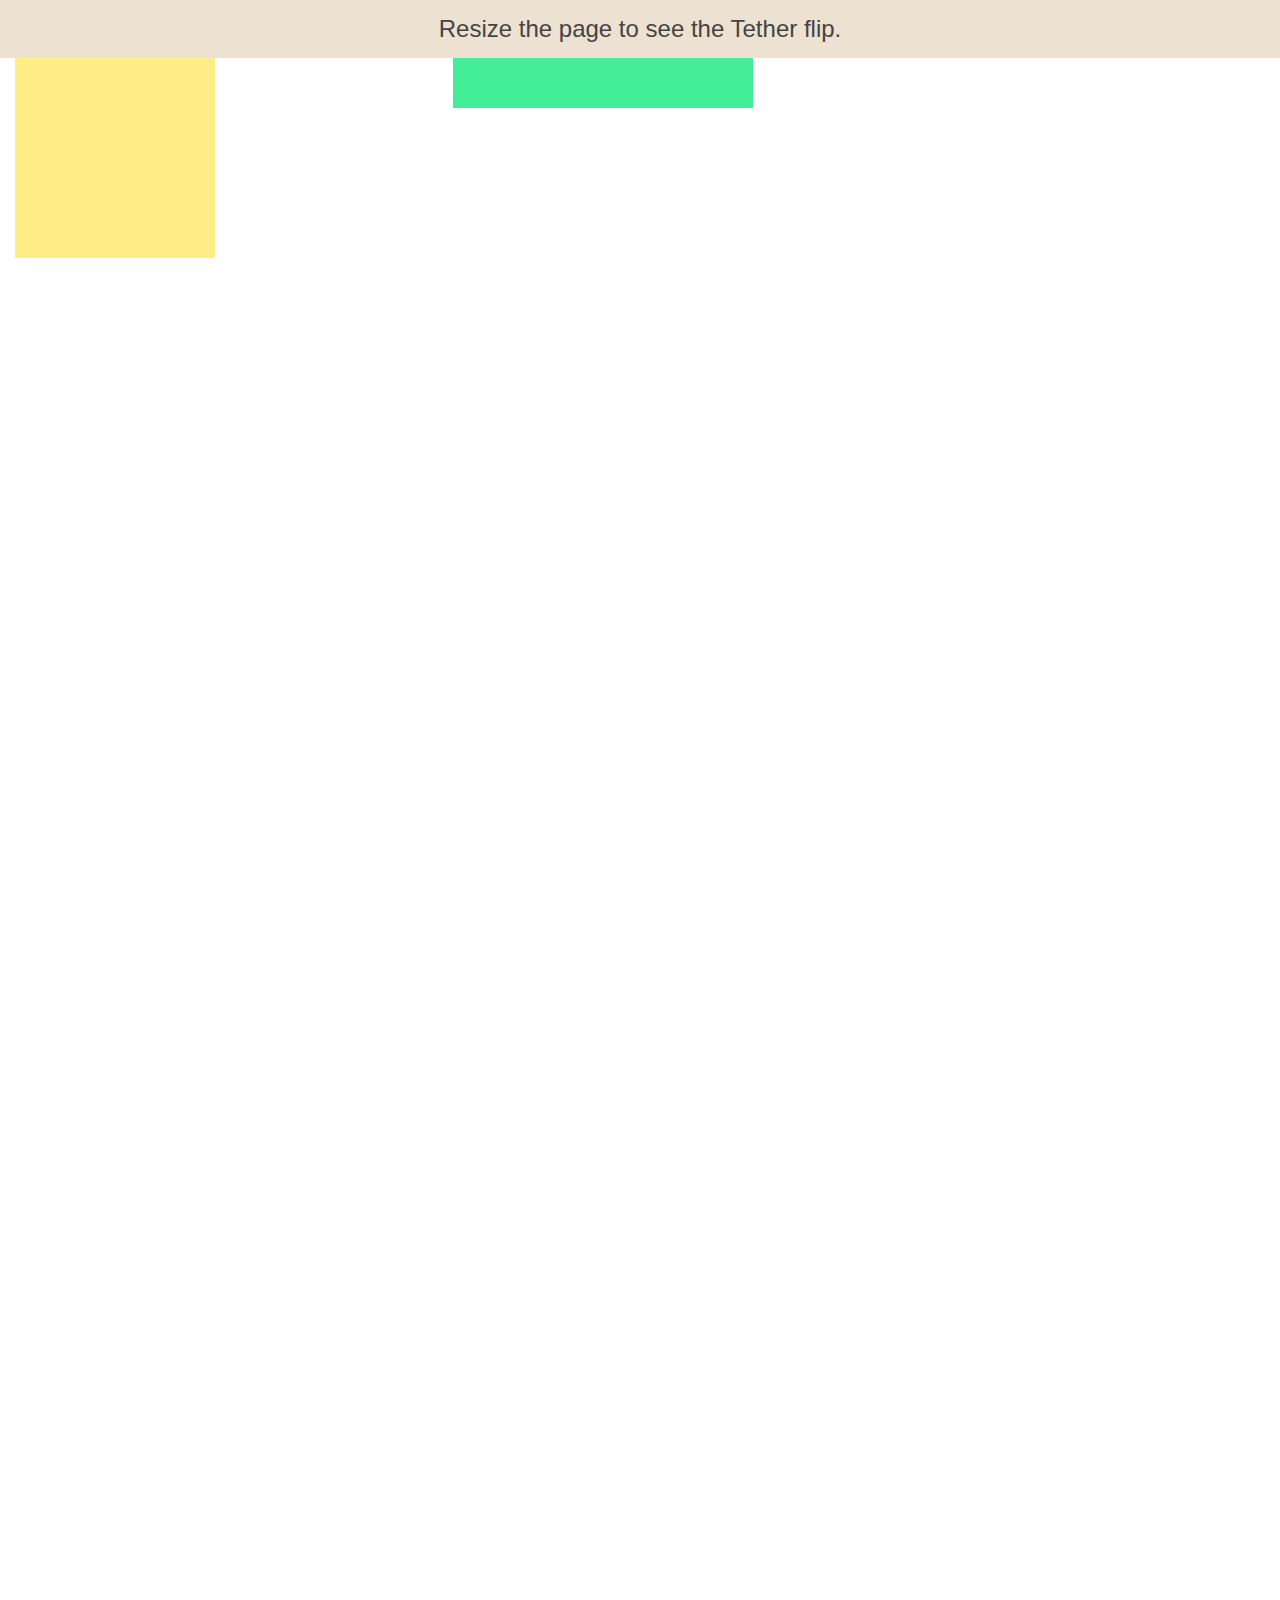
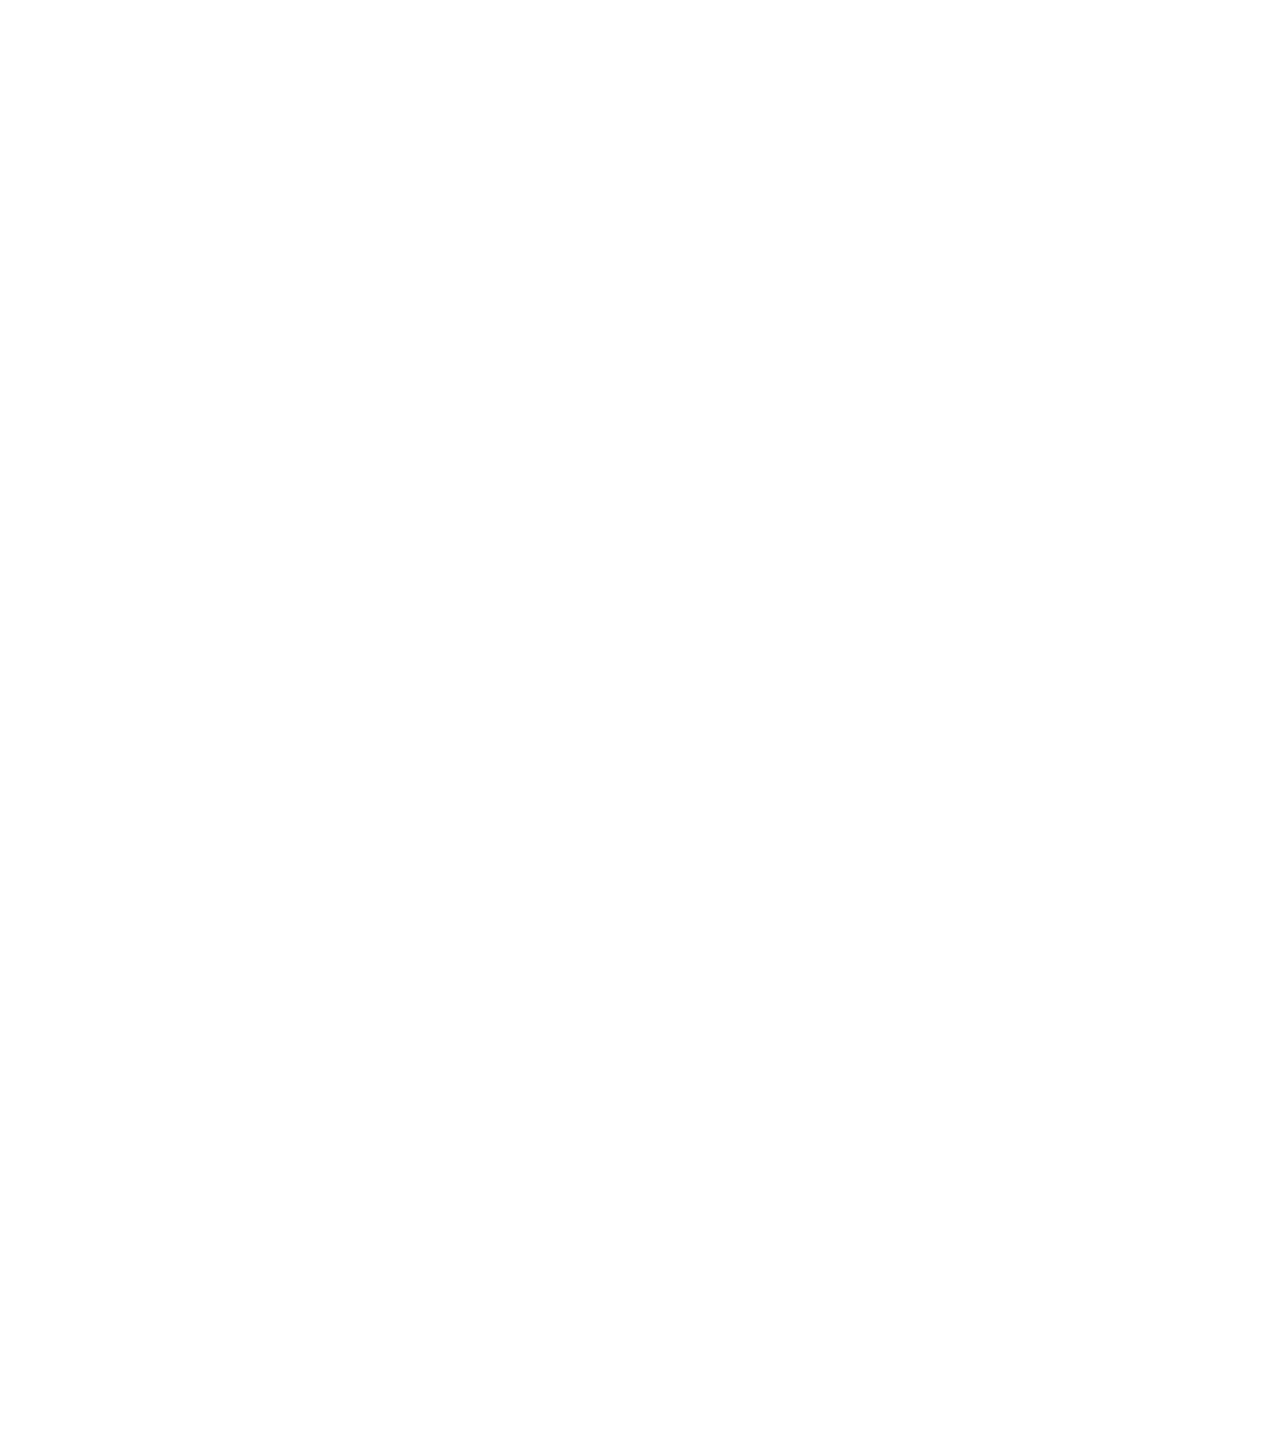
<file: libs/tether/examples/simple/index.html>
<!DOCTYPE html>
<html>
    <head>
        <meta charset="utf-8">
        <meta http-equiv="X-UA-Compatible" content="chrome=1">
        <meta name="viewport" content="width=device-width, initial-scale=1, user-scalable=no">
        <link rel="stylesheet" href="../resources/css/base.css" />
        <link rel="stylesheet" href="../common/css/style.css" />
    </head>
    <body>
        <div class="instructions">Resize the page to see the Tether flip.</div>

        <div class="element"></div>
        <div class="target"></div>

        <script src="//github.hubspot.com/tether/dist/js/tether.js"></script>
        <script>
            new Tether({
                element: '.element',
                target: '.target',
                attachment: 'top left',
                targetAttachment: 'top right',
                constraints: [{
                    to: 'window',
                    attachment: 'together'
                }]
            });
        </script>
    </body>
</html>
</file>
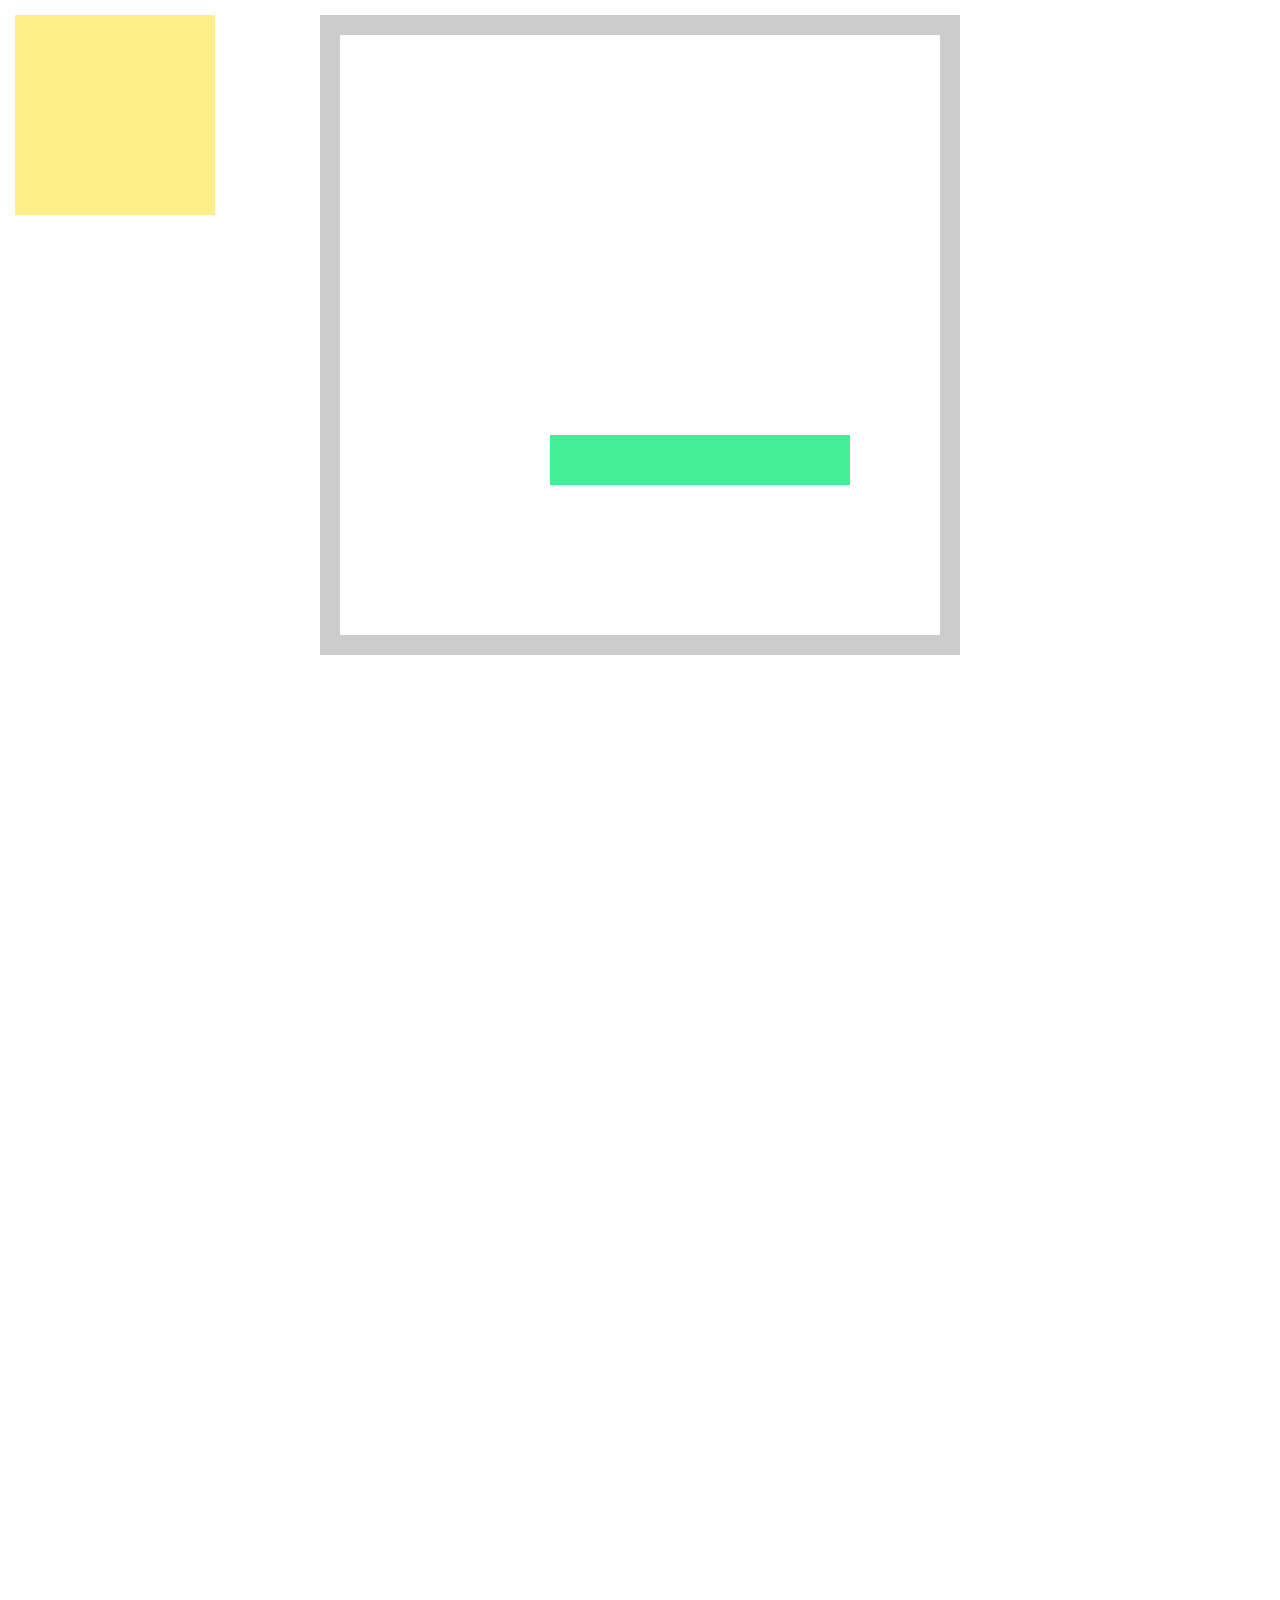
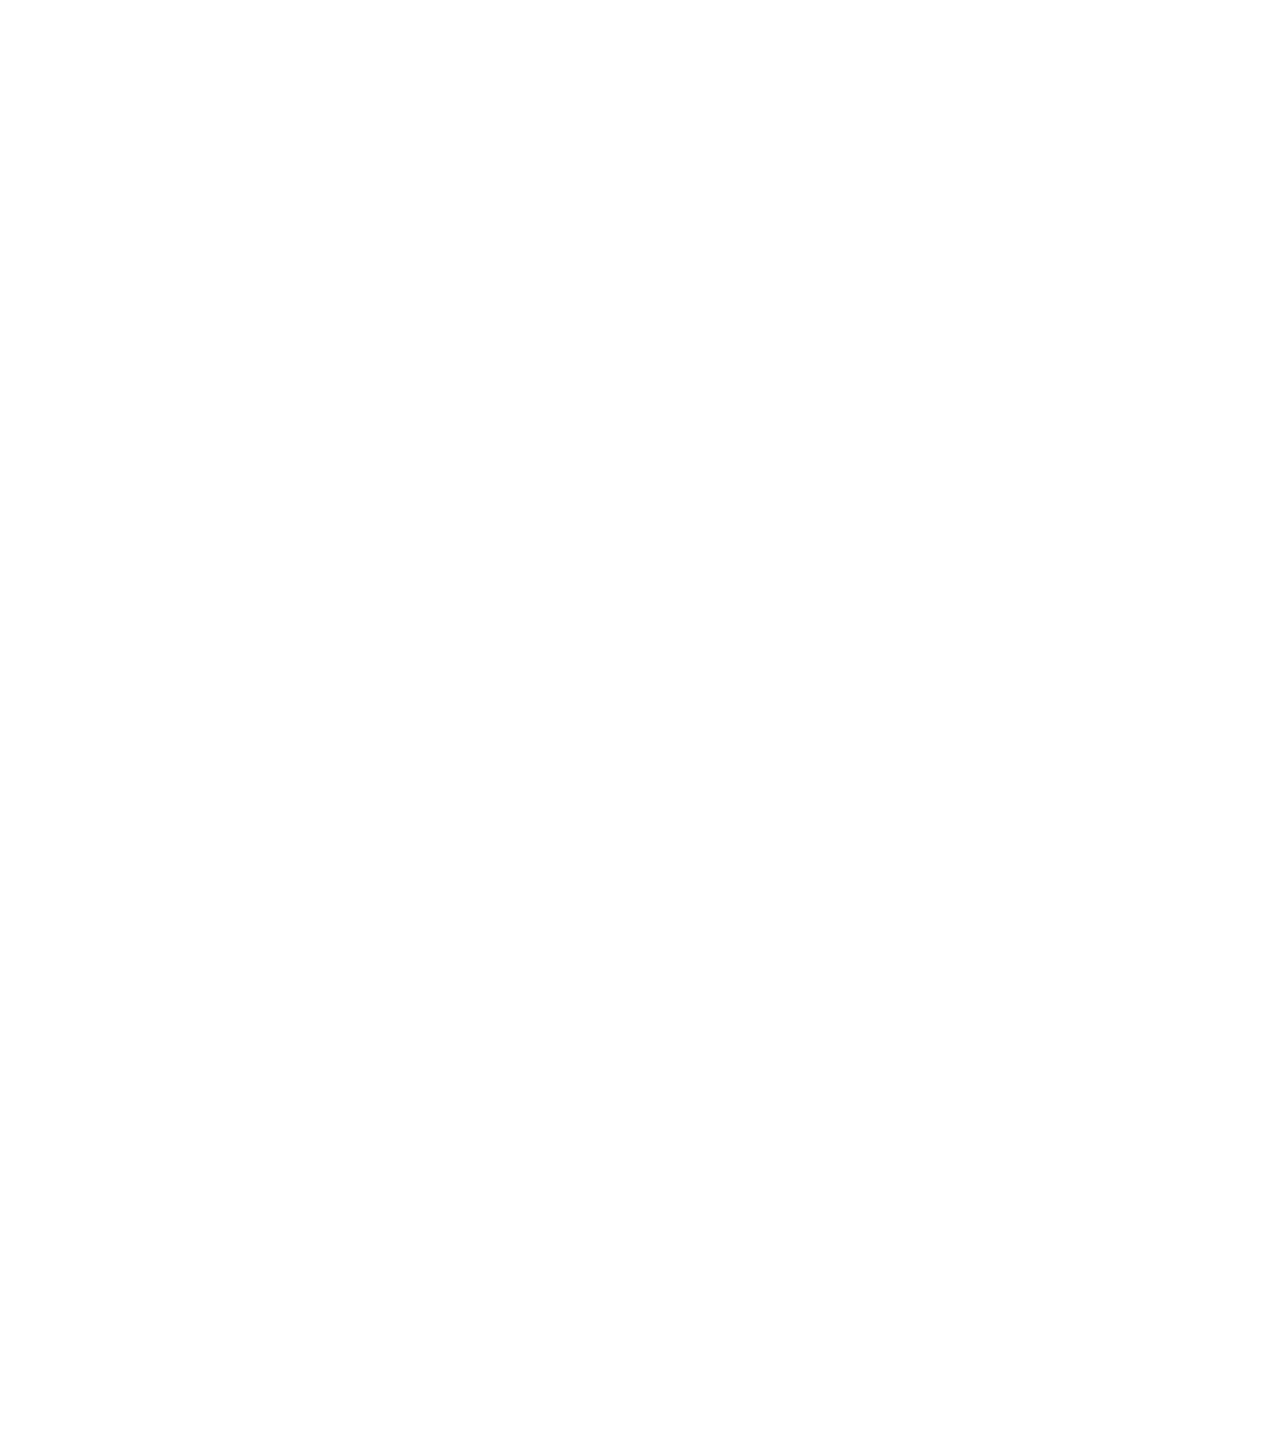
<file: libs/tether/examples/testbed/index.html>
<!DOCTYPE html>
<html>
    <head>
        <meta charset="utf-8">
        <meta http-equiv="X-UA-Compatible" content="chrome=1">
        <meta name="viewport" content="width=device-width, initial-scale=1, user-scalable=no">
        <link rel="stylesheet" href="../resources/css/base.css" />
        <link rel="stylesheet" href="../common/css/style.css" />
    </head>
    <body>

        <div class="element">
        </div>

        <div class="container">
            <div class="pad"></div>
            <div class="target"></div>
            <div class="pad"></div>
            <div class="pad"></div>
        </div>

        <script src="//github.hubspot.com/tether/dist/js/tether.js"></script>
        <script>
            new Tether({
                element: '.element',
                target: '.target',
                attachment: 'top center',
                targetAttachment: 'bottom center',
                constraints: [{
                  to: 'scrollParent',
                  attachment: 'together'
                }]
            });
        </script>
    </body>
  </html>
</file>
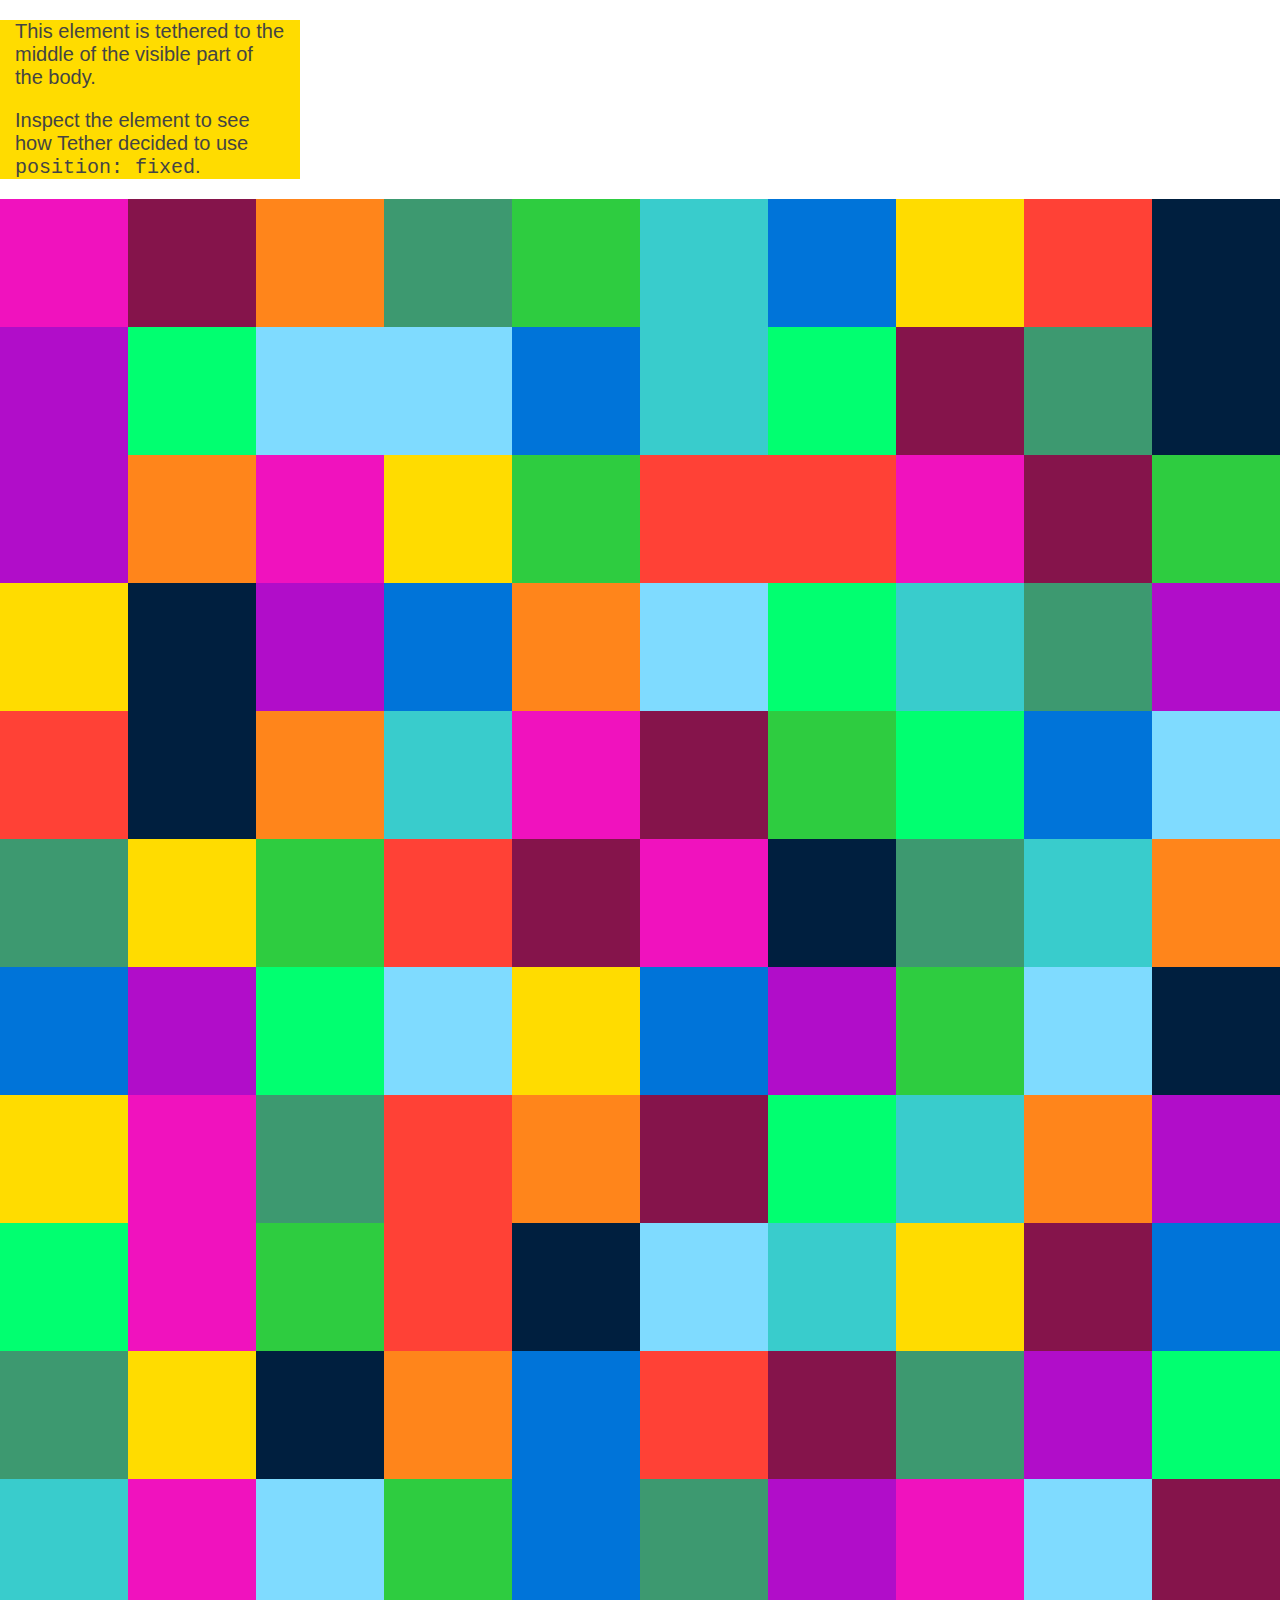
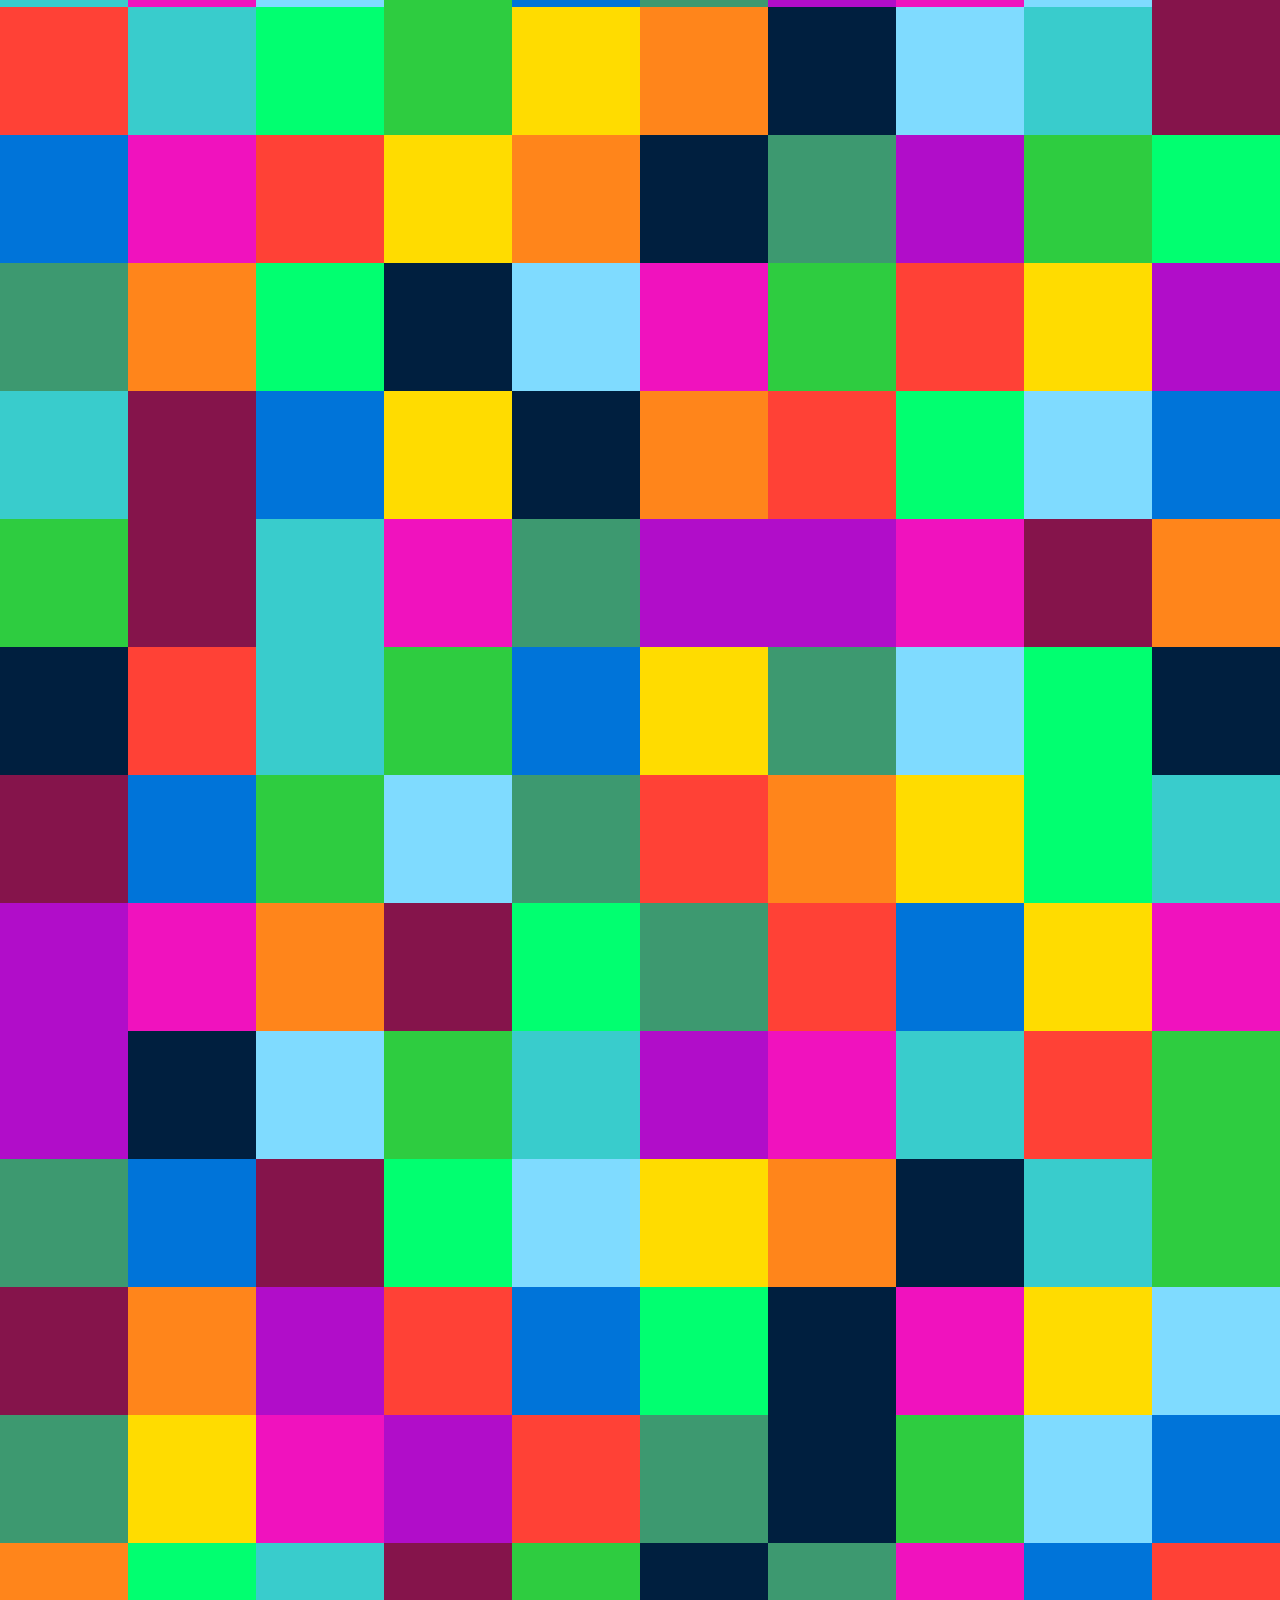
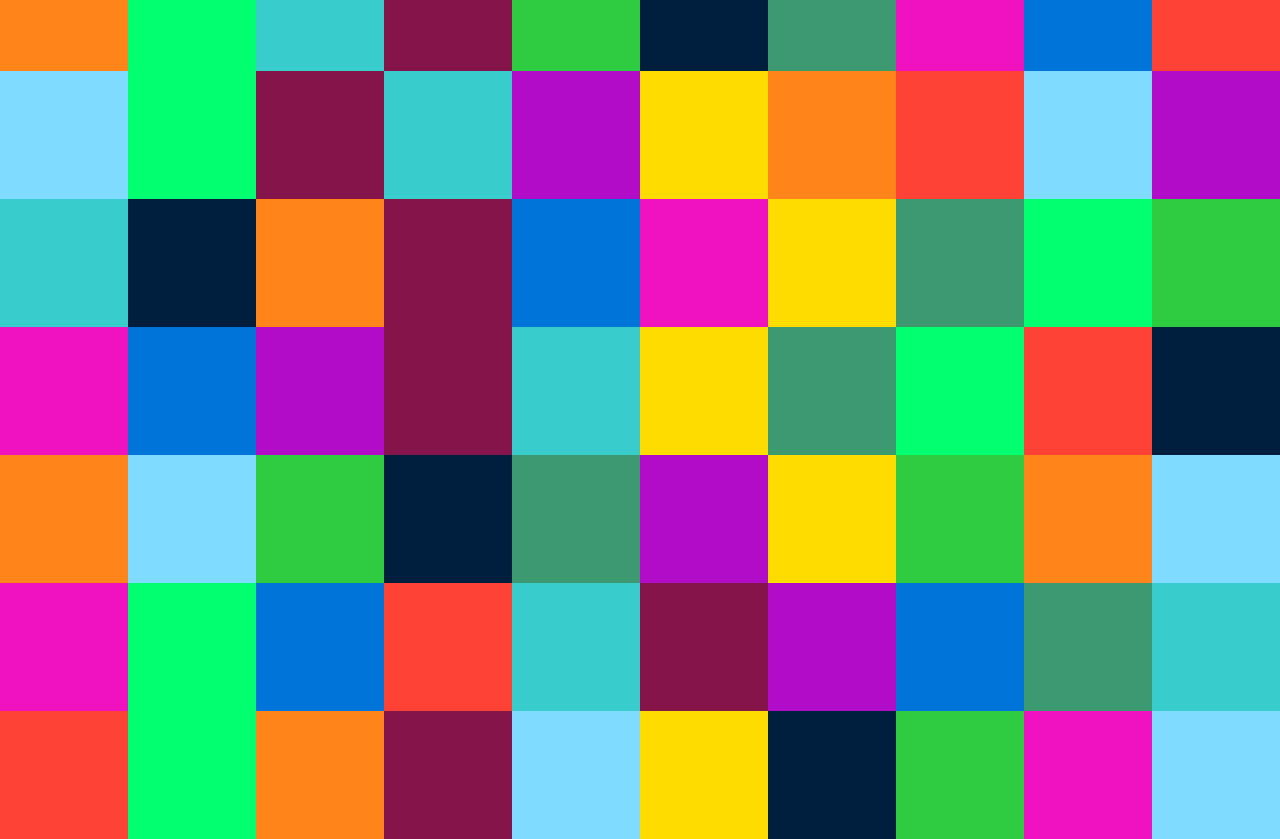
<file: libs/tether/examples/viewport/index.html>
<!DOCTYPE html>
<html>
  <head>
    <link rel="stylesheet" href="../resources/css/base.css" />
    <link rel="stylesheet" href="./colors.css" />
    <style>
      * {
        box-sizing: border-box;
      }

      .element {
        background-color: #FFDC00;
        width: 80%;
        max-width: 300px;
        padding: 0 15px;
        font-size: 20px;
        box-shadow: 0 0 0 2px rgba(255, 255, 255, 0.3);
      }

      @media (max-width: 380px) {
        .element {
          font-size: 16px;
        }
      }

      .bit {
        width: 10vw;
        height: 10vw;
        float: left;
      }
    </style>
  </head>
  <body>
    <div class="element">
      <p>This element is tethered to the middle of the visible part of the body.</p>

      <p>Inspect the element to see how Tether decided
      to use <code>position: fixed</code>.</p>
    </div>

    <script src="//github.hubspot.com/tether/dist/js/tether.js"></script>
    <script>
      new Tether({
        element: '.element',
        target: document.body,
        attachment: 'middle center',
        targetAttachment: 'middle center',
        targetModifier: 'visible'
      });
    </script>

    <script>
      // Random colors bit, don't mind this
      colors = ['navy', 'blue', 'aqua', 'teal', 'olive', 'green', 'lime',
        'yellow', 'orange', 'red', 'fuchsia', 'purple', 'maroon'];

      curColors = null;
      for(var i=300; i--;){
        if (!curColors || !curColors.length)
          curColors = colors.slice(0);

        var bit = document.createElement('div')
        var index = (Math.random() * curColors.length)|0;
        bit.className = 'bit bg-' + curColors[index]
        curColors.splice(index, 1);
        document.body.appendChild(bit);
      }
    </script>
  </body>
</html>
</file>
<file: libs/tether/examples/resources/css/base.css>
body {
    font-family: "Helvetica Neue", sans-serif;
    color: #444;
    margin: 0px;
}

a {
    cursor: pointer;
    color: blue;
}
</file>
<file: libs/tether/examples/common/css/style.css>
body {
    min-height: 3000px;
}
.element {
    width: 200px;
    height: 200px;
    background-color: #fe8;
    position: absolute;
    z-index: 6;
}

.target {
    width: 300px;
    height: 50px;
    margin: 0 35%;
    background-color: #4e9;
}

.container {
    height: 600px;
    overflow: scroll;
    width: 600px;
    border: 20px solid #CCC;
    margin-top: 100px;
}

body {
    padding: 15px;
}

body > .container {
    margin: 0 auto;
}

.pad {
    height: 400px;
    width: 100px;
}

.instructions {
    width: 100%;
    text-align: center;
    font-size: 24px;
    padding: 15px;
    background-color: rgba(210, 180, 140, 0.4);
    margin: -15px -15px 0 -15px;
}
</file>
<file: libs/tether/examples/viewport/colors.css>
@charset "UTF-8";
/****

   colors.css v1.0 For a friendlier looking web
   MIT License • http://clrs.cc • http://github.com/mrmrs/colors

   Author: mrmrs
           http://mrmrs.cc
           @mrmrs_

****/
/*

   SKINS
   • Backgrounds
   • Colors

*/
/* Backgrounds */
.bg-navy {
  background-color: #001f3f; }

.bg-blue {
  background-color: #0074d9; }

.bg-aqua {
  background-color: #7fdbff; }

.bg-teal {
  background-color: #39cccc; }

.bg-olive {
  background-color: #3d9970; }

.bg-green {
  background-color: #2ecc40; }

.bg-lime {
  background-color: #01ff70; }

.bg-yellow {
  background-color: #ffdc00; }

.bg-orange {
  background-color: #ff851b; }

.bg-red {
  background-color: #ff4136; }

.bg-fuchsia {
  background-color: #f012be; }

.bg-purple {
  background-color: #b10dc9; }

.bg-maroon {
  background-color: #85144b; }

.bg-white {
  background-color: white; }

.bg-gray {
  background-color: #aaaaaa; }

.bg-silver {
  background-color: #dddddd; }

.bg-black {
  background-color: #111111; }

/* Colors */
.navy {
  color: #001f3f; }

.blue {
  color: #0074d9; }

.aqua {
  color: #7fdbff; }

.teal {
  color: #39cccc; }

.olive {
  color: #3d9970; }

.green {
  color: #2ecc40; }

.lime {
  color: #01ff70; }

.yellow {
  color: #ffdc00; }

.orange {
  color: #ff851b; }

.red {
  color: #ff4136; }

.fuchsia {
  color: #f012be; }

.purple {
  color: #b10dc9; }

.maroon {
  color: #85144b; }

.white {
  color: white; }

.silver {
  color: #dddddd; }

.gray {
  color: #aaaaaa; }

.black {
  color: #111111; }

/* PRETTIER LINKS */
a {
  text-decoration: none;
  -webkit-transition: color .3s ease-in-out;
  transition: color .3s ease-in-out; }

a:link {
  color: #0074d9;
  -webkit-transition: color .3s ease-in-out;
  transition: color .3s ease-in-out; }

a:visited {
  color: #b10dc9; }

a:hover {
  color: #7fdbff;
  -webkit-transition: color .3s ease-in-out;
  transition: color .3s ease-in-out; }

a:active {
  color: #ff851b;
  -webkit-transition: color .3s ease-in-out;
  transition: color .3s ease-in-out; }
</file>
